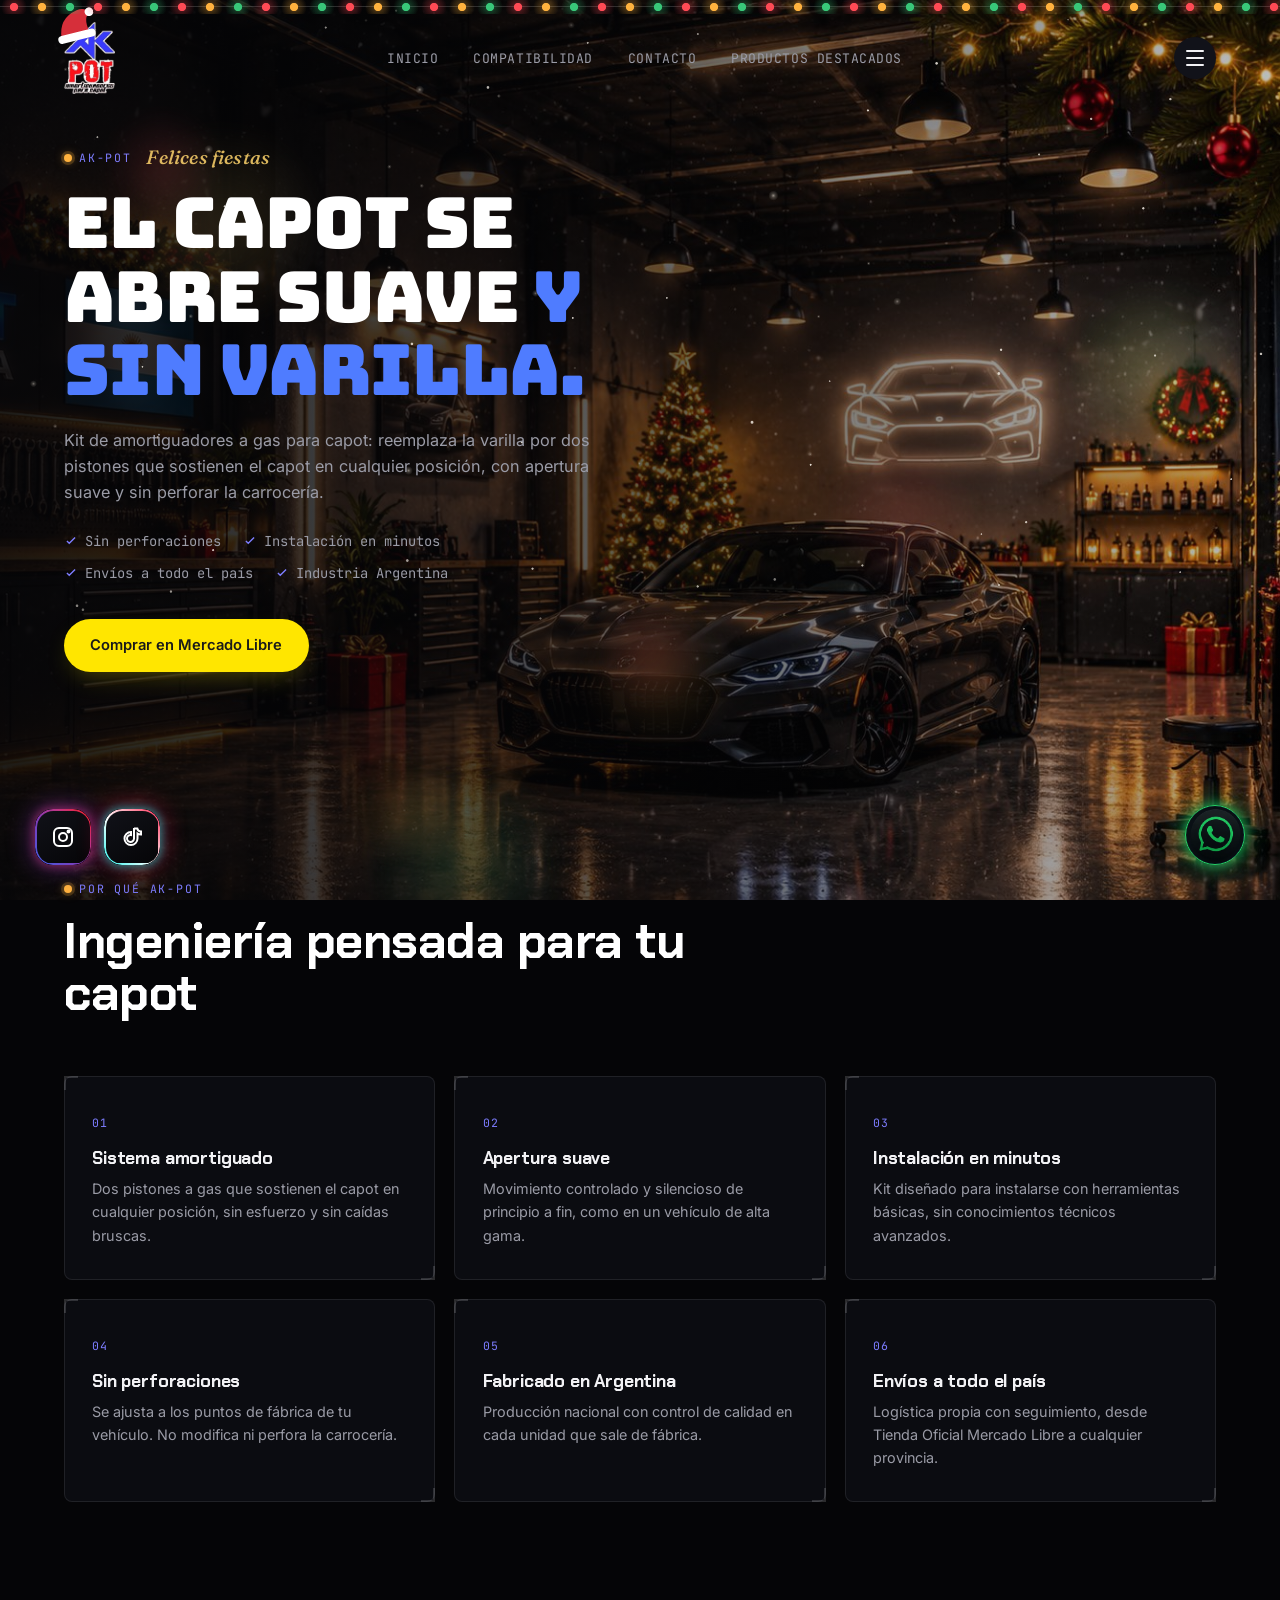
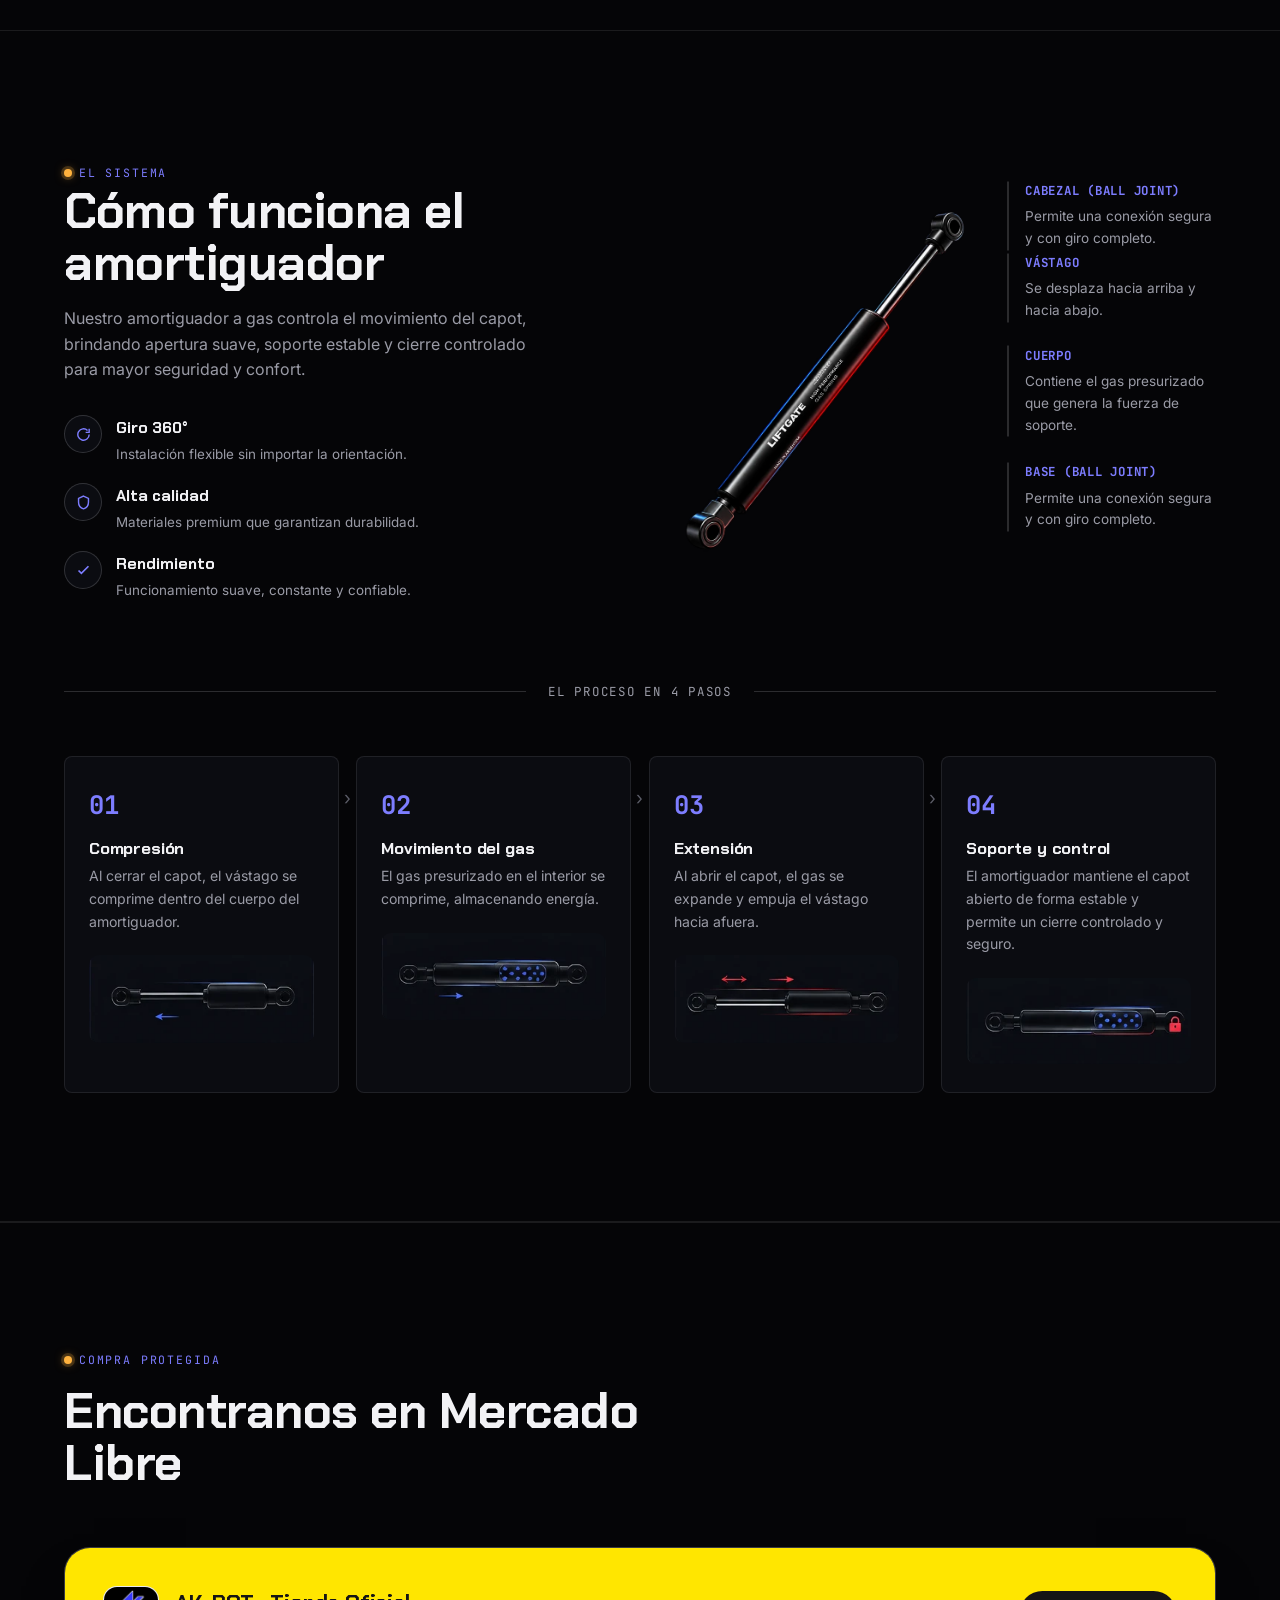
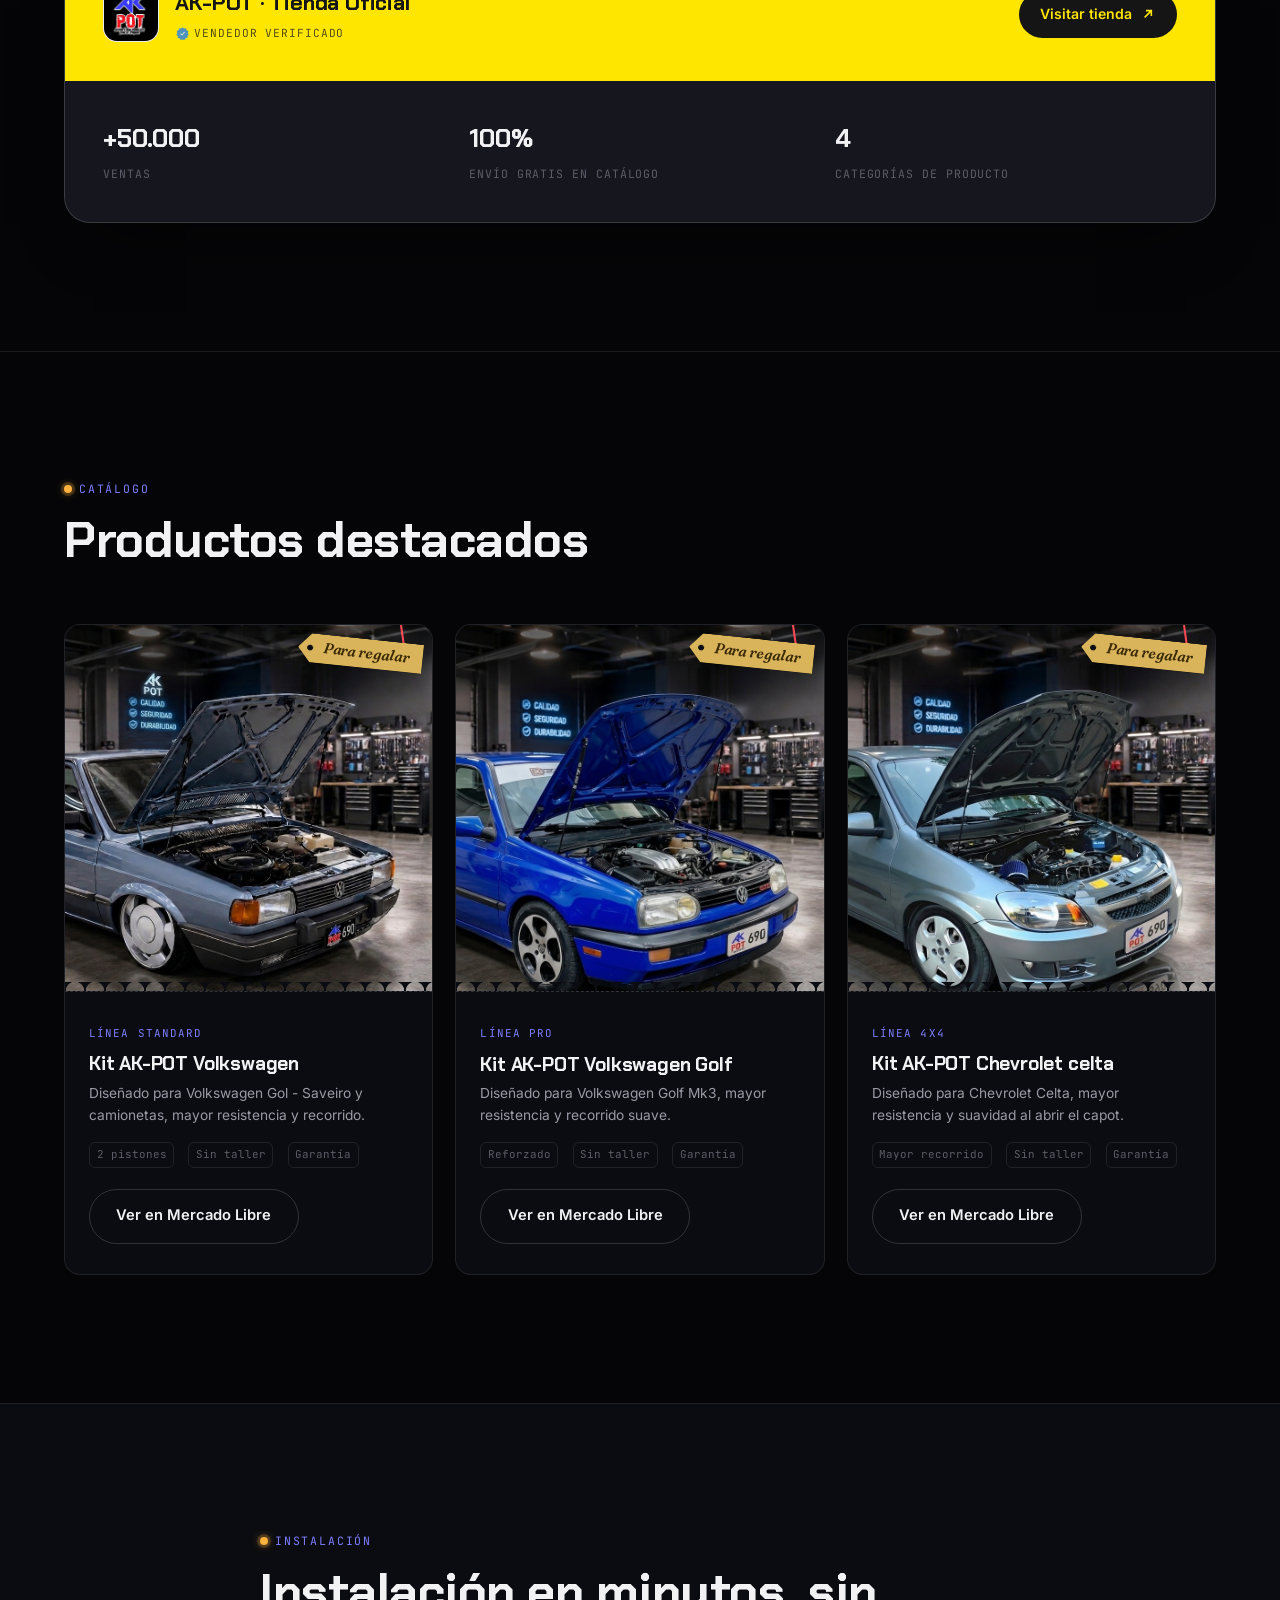
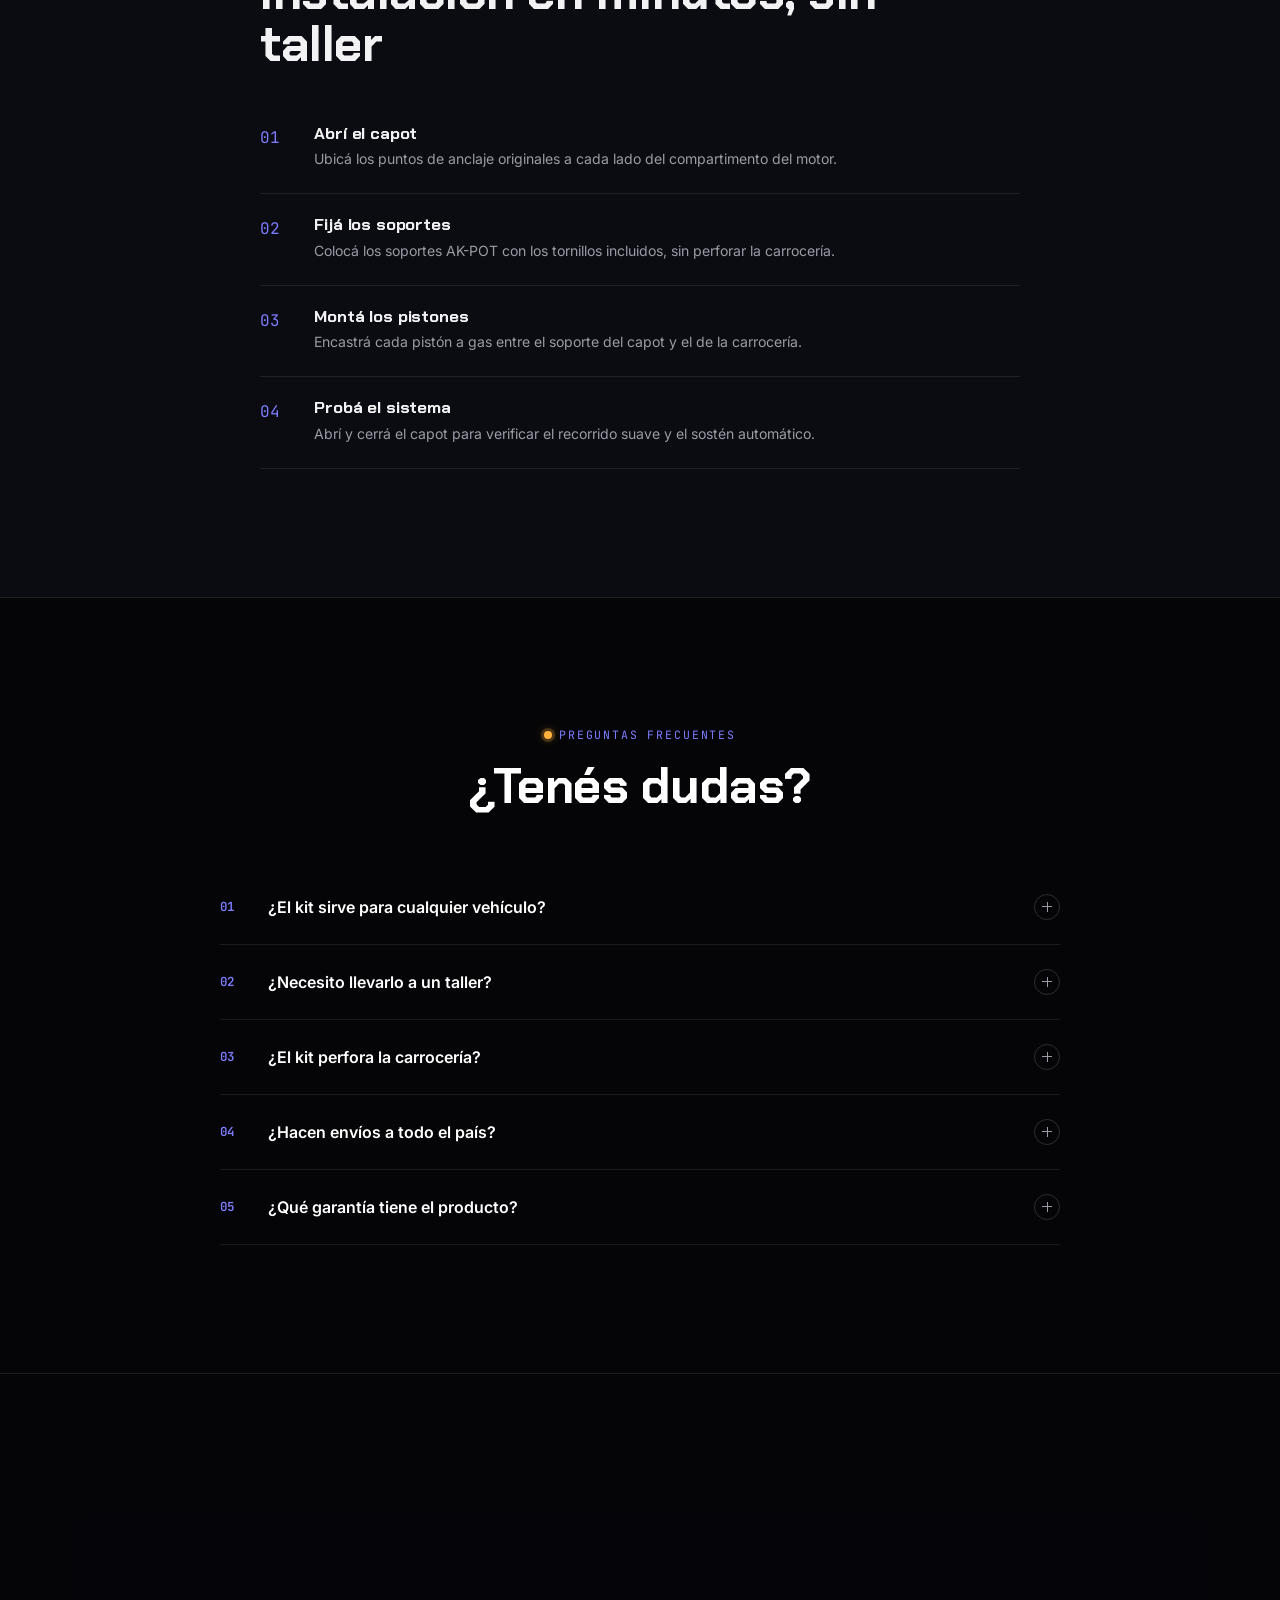
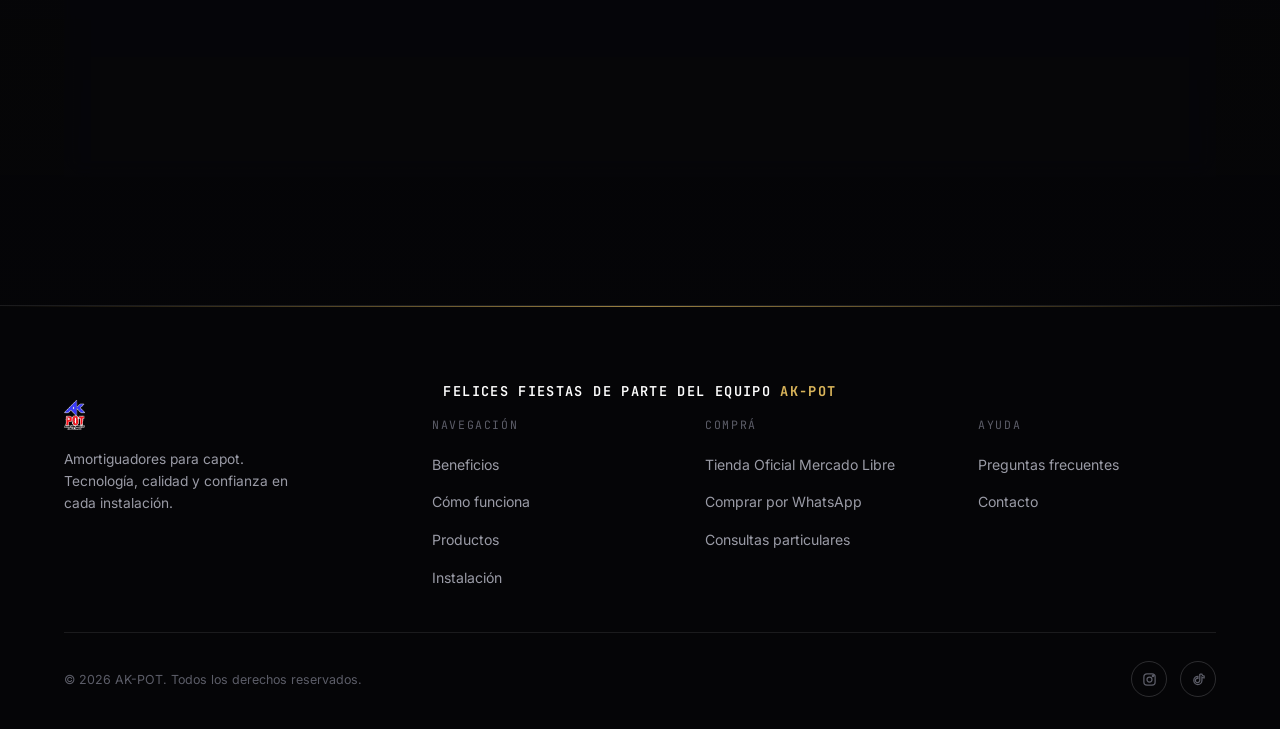
<file: index.html>
<!DOCTYPE html>
<html lang="es-AR" data-theme="dark" class="xmasc">
<head>
<meta charset="UTF-8">
<meta name="viewport" content="width=device-width, initial-scale=1.0">
<meta name="referrer" content="strict-origin-when-cross-origin">
<title>Amortiguadores para Capot | AK-POT Argentina</title>
<meta name="description" content="Kit de amortiguadores para capot AK-POT: apertura suave, instalación en minutos y sin perforar la chapa. Fabricado en Argentina, envíos a todo el país.">
<meta name="keywords" content="amortiguadores para capot, kit de amortiguadores para capot, amortiguador de capot, varilla de capot, AK-POT, amortiguadores capot Argentina">
<meta name="robots" content="index, follow">
<meta name="author" content="AK-POT">
<meta name="theme-color" content="#050507">
<link rel="canonical" href="https://www.akpot.com.ar/">

<meta property="og:type" content="website">
<meta property="og:locale" content="es_AR">
<meta property="og:site_name" content="AK-POT">
<meta property="og:title" content="Amortiguadores para Capot | AK-POT Argentina">
<meta property="og:description" content="Kit de amortiguadores para capot AK-POT: apertura suave, instalación en minutos y sin perforar la chapa. Fabricado en Argentina, envíos a todo el país.">
<meta property="og:url" content="https://www.akpot.com.ar/">
<meta property="og:image" content="https://www.akpot.com.ar/img/og-akpot.jpg">
<meta property="og:image:width" content="1200">
<meta property="og:image:height" content="630">
<meta name="twitter:card" content="summary_large_image">
<meta name="twitter:title" content="Amortiguadores para Capot | AK-POT Argentina">
<meta name="twitter:description" content="Kit de amortiguadores para capot AK-POT: apertura suave, instalación en minutos y sin perforar la chapa.">
<meta name="twitter:image" content="https://www.akpot.com.ar/img/og-akpot.jpg">

<meta name="geo.region" content="AR">
<meta name="geo.placename" content="Buenos Aires">

<script type="application/ld+json">
{
  "@context": "https://schema.org",
  "@type": "AutoPartsStore",
  "name": "AK-POT",
  "url": "https://www.akpot.com.ar/",
  "logo": "https://www.akpot.com.ar/img/akpot.logo.png",
  "image": "https://www.akpot.com.ar/img/og-akpot.jpg",
  "description": "Fabricante de kits de amortiguadores para capot. Apertura suave, instalación sin perforar la chapa. Fabricado en Argentina, envíos a todo el país.",
  "priceRange": "$$",
  "address": {
    "@type": "PostalAddress",
    "addressLocality": "Buenos Aires",
    "addressCountry": "AR"
  },
  "telephone": "+5491149756860",
  "sameAs": [
    "https://www.instagram.com/akpot_ok/",
    "https://www.tiktok.com/@akpot_amortiguadoresok",
    "https://www.mercadolibre.com.ar/tienda/ak-pot",
    "https://www.youtube.com/@Ak-Pot/videos"
  ]
}
</script>

<link rel="icon" type="image/png" sizes="96x96" href="img/favicon-96.png">
<link rel="icon" type="image/png" sizes="32x32" href="img/favicon-32.png">
<link rel="apple-touch-icon" sizes="180x180" href="img/apple-touch-icon.png">
<link rel="shortcut icon" href="favicon.ico">

<style>
@import url('https://fonts.googleapis.com/css2?family=Chakra+Petch:wght@500;600;700&family=Inter:wght@400;500;600;700;800&family=JetBrains+Mono:wght@400;500;700&display=swap');
@import url('https://fonts.googleapis.com/css2?family=Bungee&display=swap');

/* =========================================================
  Aca van las anotaciones
   AK-POT v3 ---  Terminar sección.html con su contenido 
========================================================= */

:root{
  --f-display:'Chakra Petch', sans-serif;
  --f-body:'Inter', sans-serif;
  --f-mono:'JetBrains Mono', monospace;

  --radius-s:8px; --radius-m:16px; --radius-l:26px;
  --gutter: clamp(1.25rem, 5vw, 6rem);
  --section-y: clamp(4.5rem, 10vw, 9rem);

  --ease-damper: cubic-bezier(.16,1,.3,1);
  --ease-soft: cubic-bezier(.22,.9,.32,1);
  --dur-s:.3s; --dur-m:.55s;

  --blue:#3d3dff;
  --blue-2:#7d7dff;
  --red:#ff2130;
  --yellow-ml:#ffe600;

  color-scheme: dark;
  --bg:#050507;
  --bg-1:#0b0c11;
  --bg-2:#111219;
  --surface:#15161e;
  --line: rgba(245,245,250,.09);
  --line-strong: rgba(245,245,250,.16);
  --ink:#f2f2f5;
  --ink-dim:#9a9ba6;
  --ink-faint:#5c5d68;
  --blue-tint: rgba(61,61,255,.14);
  --shadow: 0 30px 60px -30px rgba(0,0,0,.7);
}

[data-theme="light"]{
  color-scheme: light;
  --bg:#f3f1ea;
  --bg-1:#ffffff;
  --bg-2:#eae7dd;
  --surface:#ffffff;
  --line: rgba(10,10,15,.1);
  --line-strong: rgba(10,10,15,.18);
  --ink:#0c0d12;
  --ink-dim:#54555f;
  --ink-faint:#8b8c95;
  --blue-tint: rgba(61,61,255,.08);
  --shadow: 0 30px 50px -30px rgba(20,20,30,.18);
}

*,*::before,*::after{ box-sizing:border-box; }
html{ background:var(--bg); min-height:100%; scroll-behavior:smooth; }
body{
  margin:0;
  min-height:100%;
  background-color: var(--bg);
  background-image:
    linear-gradient(90deg, rgba(5,5,7,.9) 0%, rgba(5,5,7,.72) 38%, rgba(5,5,7,.25) 100%),
    url("img/hero.jpg");
  background-position: center;
  background-size: cover;
  background-repeat: no-repeat;
  background-attachment: fixed;
  color:var(--ink);
  font-family:var(--f-body);
  font-size:1rem;
  line-height:1.6;
  overflow-x:hidden;
  -webkit-font-smoothing:antialiased;
  transition: background var(--dur-m) var(--ease-soft), color var(--dur-m) var(--ease-soft);
}
img{ max-width:100%; display:block; }
a{ color:inherit; text-decoration:none; }
button{ font-family:inherit; cursor:pointer; border:none; background:none; color:inherit; }
ul{ list-style:none; margin:0; padding:0; }
:focus-visible{ outline:2px solid var(--blue-2); outline-offset:3px; }

.wrap{ max-width:1400px; margin:0 auto; padding-inline:var(--gutter); }
section{ position:relative; padding:var(--section-y) 0; }
.alt{ background:var(--bg-1); border-top:1px solid var(--line); border-bottom:1px solid var(--line); }
#como-funciona.alt{
  background:transparent;
}
#tienda.alt{
  background:transparent;
}
#contacto.alt{
  background: linear-gradient(180deg, rgba(5,5,7,.55) 0%, rgba(5,5,7,.75) 100%);
  border-top:1px solid var(--line);
  border-bottom:none;
}

h1,h2,h3{ font-family:var(--f-display); font-weight:700; line-height:1.05; letter-spacing:-.01em; margin:0; }
h2{ font-size:clamp(1.9rem, 4vw, 3.1rem); }
h3{ font-size:1.2rem; }
p{ margin:0; color:var(--ink-dim); }

/* texto forzado a blanco en ambos temas (legibilidad sobre el hero/fondos oscuros) */
.text-force-white{ color:#ffffff !important; }
.text-force-white .accent{ color:var(--blue-2) !important; }
.text-force-white .accent-r{ color:var(--red) !important; }

.tag{
  font-family:var(--f-mono);
  font-size:.72rem;
  letter-spacing:.16em;
  text-transform:uppercase;
  color:var(--blue-2);
  display:inline-flex; align-items:center; gap:.6em;
}
.tag::before{ content:''; width:8px; height:8px; border-radius:50%; background:var(--blue); box-shadow:0 0 0 3px var(--blue-tint); animation: blink 2.4s ease-in-out infinite; }
@keyframes blink{ 0%,100%{ opacity:1; } 50%{ opacity:.25; } }

.section-head{ display:flex; flex-direction:column; gap:1rem; max-width:42rem; margin-bottom:clamp(2.2rem,5vw,3.6rem); }
.section-head.center{ margin-inline:auto; text-align:center; align-items:center; }

/* ---------- buttons ---------- */
.btn{
  position:relative;
  display:inline-flex; align-items:center; justify-content:center; gap:.6em;
  padding:1em 1.8em;
  border-radius:999px;
  font-weight:600; font-size:.92rem;
  white-space:nowrap;
  transition: transform var(--dur-s) var(--ease-damper), box-shadow var(--dur-s) var(--ease-damper), border-color var(--dur-s);
  isolation:isolate;
}

.accent{ color:#4f7cff !important; }
.btn:active{ transform:scale(.96); }
.btn-primary{
  color:#fff;
  background: linear-gradient(135deg, var(--blue), #0000fa);
  box-shadow:0 10px 26px -10px rgba(61,61,255,.6);
}
.btn-primary::before{
  content:'';
  position:absolute; inset:-2px; z-index:-1; border-radius:999px;
  background: conic-gradient(from 0deg, var(--blue), var(--red), var(--blue-2), var(--blue));
  opacity:0;
  transition: opacity var(--dur-m) ease;
  animation: spin 3.2s linear infinite;
}
.btn-primary:hover::before{ opacity:1; }
.btn-primary:hover{ transform:translateY(-3px); box-shadow:0 16px 34px -10px rgba(61,61,255,.75); }
@keyframes spin{ to{ transform:rotate(360deg); } }
.btn-outline{
  border:1px solid var(--line-strong);
  color:var(--ink);
}
.btn-outline:hover{ border-color:var(--blue-2); background:var(--blue-tint); transform:translateY(-3px); }
.btn-ml{
  background:var(--yellow-ml);
  color:#1a1a1a;
  box-shadow:0 10px 26px -10px rgba(255,230,0,.35);
}
.btn-ml:hover{ transform:translateY(-3px); }

/* ---------- header ---------- */
.header{
  position:fixed; top:0; left:0; right:0; z-index:200;
  padding:1.4rem var(--gutter);
  display:flex; align-items:center; justify-content:space-between;
  border-bottom:1px solid transparent;
  transition: padding var(--dur-m) var(--ease-damper), background var(--dur-m), border-color var(--dur-m), backdrop-filter var(--dur-m);
}
.header.scrolled{
  padding:.8rem var(--gutter);
  background: color-mix(in srgb, var(--bg) 78%, transparent);
  backdrop-filter: blur(16px) saturate(140%);
  -webkit-backdrop-filter: blur(16px) saturate(140%);
  border-bottom:1px solid var(--line);
}
.header__logo{ display:flex; align-items:center; gap:.7rem; font-family:var(--f-display); font-weight:700; font-size:1.05rem; }
.header__logo img{ height:72px; width:auto; }
.header__nav{ display:none; align-items:center; gap:2.2rem; }
.header__nav a{ font-family:var(--f-mono); font-size:.82rem; text-transform:uppercase; letter-spacing:.04em; color:var(--ink-dim); text-decoration:none; transition: color var(--dur-s); }
.header__nav a:hover{ color:var(--ink); }
@media (min-width:900px){
  .header__nav{ display:flex; }
}
.header__actions{ display:flex; align-items:center; gap:.9rem; }

.btn-nico{
  display:inline-flex; align-items:center; gap:.55em;
  padding:.75em 1.4em;
  border-radius:999px;
  font-family:var(--f-mono);
  font-weight:600;
  font-size:.84rem;
  letter-spacing:.03em;
  color:#fff;
  background: linear-gradient(135deg, var(--blue), #0000fa);
  box-shadow:0 10px 26px -10px rgba(61,61,255,.6);
  transition: transform var(--dur-s) var(--ease-damper), box-shadow var(--dur-s) var(--ease-damper);
  white-space:nowrap;
}
.btn-nico:hover{ transform:translateY(-3px); box-shadow:0 16px 34px -10px rgba(61,61,255,.75); }
.btn-nico .dot{ width:7px; height:7px; border-radius:50%; background:#fff; box-shadow:0 0 0 3px rgba(255,255,255,.25); animation: blink 2.4s ease-in-out infinite; flex-shrink:0; }

/* theme switch mejorado — con sol y luna */
.theme-switch{
  --w:56px; --h:30px;
  width:var(--w); height:var(--h);
  border-radius:999px;
  background:var(--bg-2);
  border:1px solid var(--line-strong);
  position:relative;
  display:flex; align-items:center;
  padding:3px;
  transition: background var(--dur-m);
  overflow:visible;
}
.theme-switch__knob{
  width:22px; height:22px;
  border-radius:50%;
  background: linear-gradient(145deg, var(--blue-2), var(--blue));
  box-shadow:0 0 10px rgba(61,61,255,.6), inset 0 0 0 1px rgba(255,255,255,.2);
  transition: transform var(--dur-m) var(--ease-damper), background var(--dur-m), box-shadow var(--dur-m);
  position:relative;
  display:flex; align-items:center; justify-content:center;
  z-index:2;
}
.theme-switch__knob svg{
  width:12px; height:12px;
  color:#fff;
  position:absolute;
  transition: opacity var(--dur-m), transform var(--dur-m);
}
.theme-switch__knob .icon-sun{
  opacity:0;
  transform: scale(0.4) rotate(-90deg);
}
.theme-switch__knob .icon-moon{
  opacity:1;
  transform: scale(1) rotate(0deg);
}

[data-theme="light"] .theme-switch__knob{
  transform:translateX(26px);
  background: linear-gradient(145deg, #ffd23f, #ffb100);
  box-shadow:0 0 14px rgba(255,177,0,.55), inset 0 0 0 1px rgba(255,255,255,.4);
}
[data-theme="light"] .theme-switch__knob .icon-sun{
  opacity:1;
  transform: scale(1) rotate(0deg);
}
[data-theme="light"] .theme-switch__knob .icon-moon{
  opacity:0;
  transform: scale(0.4) rotate(90deg);
}

/* estrellas en modo oscuro (fondo del switch) */
.theme-switch__stars{
  position:absolute; inset:0; border-radius:999px;
  pointer-events:none; z-index:1;
  transition: opacity var(--dur-m);
  opacity:1;
}
[data-theme="light"] .theme-switch__stars{
  opacity:0;
}
.theme-switch__star{
  position:absolute;
  background:#fff;
  border-radius:50%;
  animation: twinkle 2s ease-in-out infinite;
}
.theme-switch__star:nth-child(1){ width:3px; height:3px; top:7px; left:10px; animation-delay:0s; }
.theme-switch__star:nth-child(2){ width:2px; height:2px; top:12px; left:18px; animation-delay:.6s; }
.theme-switch__star:nth-child(3){ width:2.5px; height:2.5px; top:6px; left:22px; animation-delay:1.2s; }

@keyframes twinkle{
  0%,100%{ opacity:0.3; transform:scale(1); }
  50%{ opacity:1; transform:scale(1.6); }
}

/* nubes en modo claro (fondo del switch) */
.theme-switch__clouds{
  position:absolute; inset:0; border-radius:999px;
  pointer-events:none; z-index:1;
  transition: opacity var(--dur-m);
  opacity:0;
}
[data-theme="light"] .theme-switch__clouds{
  opacity:1;
}
.theme-switch__cloud{
  position:absolute;
  background:rgba(255,255,255,.7);
  border-radius:999px;
}
.theme-switch__cloud:nth-child(1){
  width:14px; height:5px;
  top:8px; left:8px;
  animation: floatCloud 3s ease-in-out infinite;
}
.theme-switch__cloud:nth-child(2){
  width:10px; height:4px;
  top:16px; left:14px;
  animation: floatCloud 3.5s ease-in-out infinite .5s;
}
@keyframes floatCloud{
  0%,100%{ transform:translateX(0); }
  50%{ transform:translateX(3px); }
}

.header__burger{ display:flex; width:42px; height:42px; border-radius:50%; background:var(--bg-2); align-items:center; justify-content:center; flex-direction:column; gap:5px; flex-shrink:0; }
.header__burger span{ width:18px; height:2px; background:var(--ink); border-radius:2px; transition: transform var(--dur-s) var(--ease-damper), opacity var(--dur-s); }
.header__burger.active span:nth-child(1){ transform:translateY(7px) rotate(45deg); }
.header__burger.active span:nth-child(2){ opacity:0; }
.header__burger.active span:nth-child(3){ transform:translateY(-7px) rotate(-45deg); }

.mobile-menu{
  position:fixed; inset:0; z-index:190;
  background: color-mix(in srgb, var(--bg) 97%, transparent);
  backdrop-filter: blur(20px);
  display:flex; flex-direction:column; align-items:center; justify-content:center; gap:2rem;
  transform: translateY(-100%);
  transition: transform .55s var(--ease-damper);
}
.mobile-menu.open{ transform:translateY(0); }
.mobile-menu a{ font-family:var(--f-display); font-size:1.5rem; font-weight:700; }
.mobile-menu__theme{ display:flex; align-items:center; gap:.8rem; margin-top:.6rem; font-family:var(--f-mono); font-size:.78rem; color:var(--ink-faint); text-transform:uppercase; letter-spacing:.08em; }

/* ---------- HERO ---------- */
.hero{
  position:relative;
  padding-top: clamp(7rem, 14vw, 9rem);
  padding-bottom: clamp(3rem, 8vw, 5rem);
  background: transparent;
}
.hero__grid{
  display:grid;
  grid-template-columns: 1.05fr .95fr;
  gap: clamp(2rem, 5vw, 4rem);
  align-items:center;
}
.hero__flag{ display:inline-flex; align-items:center; gap:.5em; font-family:var(--f-mono); font-size:.75rem; color:var(--ink-faint); letter-spacing:.08em; text-transform:uppercase; margin-top:1.4rem; }
@keyframes heroTitleIn{
  from{ opacity:0; transform:translateY(16px); }
  to{ opacity:1; transform:translateY(0); }
}
.hero h1{
  font-family:'Bungee', var(--f-display), sans-serif;
  font-weight:400;
  font-size:clamp(2.4rem, 5.6vw, 4.4rem);
  margin-top:1rem;
  color:#ffffff;
  display:inline-block;
  animation:heroTitleIn 0.7s cubic-bezier(.22,1,.36,1) both;
  transition:filter 0.35s ease, transform 0.35s ease;
}
.hero h1 .accent{ color:#3d3dff; }
.hero h1:hover{
  transform:translateY(-2px) scale(1.015);
  filter:drop-shadow(0 8px 24px rgba(61,61,255,0.45));
}
.hero__desc{ margin-top:1.2rem; max-width:34rem; font-size:1.02rem; }
.hero__list{ display:flex; flex-wrap:wrap; gap:.6rem 1.4rem; margin-top:1.6rem; }
.hero__list li{ display:flex; align-items:center; gap:.5em; font-size:.86rem; color:var(--ink-dim); font-family:var(--f-mono); }
.hero__list li svg{ width:14px; height:14px; color:var(--blue-2); flex-shrink:0; }
.hero__ctas{ display:flex; flex-wrap:wrap; gap:1rem; margin-top:2.2rem; }

/* Luces del taller parpadeando de fondo (capa detrás del texto) */
.hero::before{
  content:'';
  position:absolute;
  inset:0;
  z-index:-1;
  pointer-events:none;
  background:
    radial-gradient(ellipse 55% 40% at 82% 10%, rgba(255,255,255,.16), transparent 62%),
    radial-gradient(ellipse 32% 45% at 16% 28%, rgba(255,196,120,.10), transparent 65%);
  mix-blend-mode:screen;
  animation: heroLightsFlicker 6.5s infinite;
}
@keyframes heroLightsFlicker{
  0%, 18%, 22%, 25%, 53%, 57%, 100%{ opacity:1; }
  20%, 24%, 55%{ opacity:.4; }
  40%{ opacity:.8; }
}
@media (prefers-reduced-motion: reduce){
  .hero::before, .tag::before{ animation:none; }
}

/* schematic panel — reemplaza la escena de auto/3D */
.schema{
  position:relative;
  border-radius:var(--radius-l);
  border:1px solid var(--line-strong);
  background:
    linear-gradient(var(--line) 1px, transparent 1px) 0 0/28px 28px,
    linear-gradient(90deg, var(--line) 1px, transparent 1px) 0 0/28px 28px,
    var(--bg-1);
  aspect-ratio: 4/5;
  overflow:hidden;
  box-shadow:var(--shadow);
}
.schema__label{
  position:absolute; top:1.2rem; left:1.2rem;
  font-family:var(--f-mono); font-size:.68rem; letter-spacing:.1em; text-transform:uppercase;
  color:var(--ink-faint);
  display:flex; flex-direction:column; gap:.15rem;
}
.schema__label b{ color:var(--ink); font-size:.72rem; }
.schema__ticker{
  position:absolute; bottom:1.2rem; left:1.2rem; right:1.2rem;
  display:flex; justify-content:space-between; gap:.6rem;
  font-family:var(--f-mono); font-size:.62rem; letter-spacing:.05em;
  color:var(--ink-faint);
  border-top:1px dashed var(--line-strong);
  padding-top:.8rem;
  flex-wrap:wrap;
}
.schema__ticker span b{ color:var(--blue-2); font-weight:500; }
.schema svg{ width:100%; height:100%; }
.schema-pulse{ stroke-dasharray: 6 10; animation: dash 2.6s linear infinite; }
@keyframes dash{ to{ stroke-dashoffset:-160; } }
.schema-pulse2{ stroke-dasharray: 4 8; animation: dash2 3.4s linear infinite; }
@keyframes dash2{ to{ stroke-dashoffset:160; } }
.schema-blink{ animation: blink 2s ease-in-out infinite; }

/* ---------- trust marquee ---------- */
.trust{ border-top:1px solid var(--line); border-bottom:1px solid var(--line); background:var(--bg-1); overflow:hidden; }
.trust__track{ display:flex; gap:3rem; width:max-content; padding:1.1rem 0; animation: marquee 26s linear infinite; }
.trust__track:hover{ animation-play-state:paused; }
@keyframes marquee{ to{ transform:translateX(-50%); } }
.trust__item{ display:flex; align-items:center; gap:.6rem; font-family:var(--f-mono); font-size:.78rem; color:var(--ink-dim); white-space:nowrap; text-transform:uppercase; letter-spacing:.04em; }
.trust__item svg{ width:14px; height:14px; color:var(--blue-2); }
.trust__dot{ width:4px; height:4px; border-radius:50%; background:var(--ink-faint); }

/* ---------- beneficios: frame HUD ---------- */
.benefits__grid{ display:grid; grid-template-columns:repeat(3,1fr); gap:1.2rem; }
.hud-card{
  position:relative;
  padding:2rem 1.7rem;
  border:1px solid var(--line);
  border-radius:var(--radius-s);
  background:var(--bg-1);
  transition: border-color var(--dur-m), transform .7s var(--ease-damper), opacity .7s var(--ease-damper);
  opacity:0; transform:translateY(30px);
}
.hud-card.reveal{ opacity:1; transform:translateY(0); }
.hud-card::before, .hud-card::after{
  content:''; position:absolute; width:14px; height:14px;
  border:2px solid var(--line-strong);
  transition: border-color var(--dur-m);
}
.hud-card::before{ top:-1px; left:-1px; border-right:none; border-bottom:none; }
.hud-card::after{ bottom:-1px; right:-1px; border-left:none; border-top:none; }
.hud-card:hover{ border-color:var(--line-strong); transform:translateY(-6px); }
.hud-card:hover::before, .hud-card:hover::after{ border-color:var(--blue-2); }
.hud-card__num{ font-family:var(--f-mono); font-size:.72rem; color:var(--blue-2); letter-spacing:.1em; }
.hud-card h3{ margin:.9rem 0 .6rem; font-size:1.1rem; }
.hud-card p{ font-size:.9rem; }

/* ---------- como funciona: diagrama del amortiguador ---------- */
.how__grid{ display:grid; grid-template-columns:1fr 1fr; gap:clamp(2rem,5vw,4rem); align-items:center; margin-bottom:clamp(3rem,7vw,5rem); }
.how__desc{ margin-top:1.1rem; max-width:30rem; font-size:1rem; }
.how__badges{ display:flex; flex-direction:column; gap:1.1rem; margin-top:2rem; max-width:26rem; }
.how__badge{ display:flex; align-items:flex-start; gap:.9rem; }
.how__badge-icon{
  flex-shrink:0; width:38px; height:38px; border-radius:50%;
  border:1px solid var(--line-strong); background:var(--bg-1);
  display:flex; align-items:center; justify-content:center; color:var(--blue-2);
}
.how__badge-icon svg{ width:17px; height:17px; }
.how__badge-text h4{ font-family:var(--f-display); font-size:.98rem; font-weight:700; margin:0 0 .25rem; }
.how__badge-text p{ font-size:.84rem; margin:0; }

.how__diagram-wrap{ display:flex; align-items:stretch; gap:clamp(1rem,3vw,2.2rem); }
.how__diagram{ flex:0 0 auto; width:min(300px,40vw); }
.how__diagram img{ width:100%; height:auto; display:block; }
.how__labels{ position:relative; flex:1; min-width:0; }
.how__label{ position:absolute; left:0; right:0; transform:translateY(-50%); border-left:2px solid var(--line-strong); padding-left:1rem; }
.how__label h4{ font-family:var(--f-mono); font-size:.78rem; letter-spacing:.06em; text-transform:uppercase; color:var(--blue-2); margin:0 0 .35rem; }
.how__label p{ font-size:.85rem; margin:0; max-width:16rem; }

.section-divider{ display:flex; align-items:center; gap:1.4rem; margin-bottom:clamp(2.2rem,5vw,3.4rem); }
.section-divider::before, .section-divider::after{ content:''; flex:1; height:1px; background:var(--line-strong); }
.section-divider span{ font-family:var(--f-mono); font-size:.78rem; letter-spacing:.14em; text-transform:uppercase; color:var(--ink-dim); white-space:nowrap; }

/* ---------- como funciona: pasos con ilustración ---------- */
.flow{ display:grid; grid-template-columns:repeat(4,1fr); gap:1.1rem; position:relative; }
.flow-step{
  position:relative; padding:1.7rem 1.5rem;
  border:1px solid var(--line); border-radius:var(--radius-s); background:var(--bg-1);
  opacity:0; transform:translateY(20px);
  transition: transform .7s var(--ease-damper), opacity .7s var(--ease-damper), border-color var(--dur-m);
}
.flow-step.reveal{ opacity:1; transform:translateY(0); }
.flow-step:hover{ border-color:var(--line-strong); transform:translateY(-4px); }
.flow-step:not(:last-child)::after{
  content:'›'; position:absolute; top:2rem; right:-.95rem;
  font-family:var(--f-mono); font-size:1.1rem; color:var(--ink-faint);
  z-index:2; line-height:1;
}
.flow-step__num{ display:block; font-family:var(--f-mono); font-weight:700; font-size:1.6rem; color:var(--blue-2); margin-bottom:.9rem; }
.flow-step h3{ font-size:1.05rem; margin-bottom:.5rem; }
.flow-step p{ font-size:.88rem; margin-bottom:1.4rem; }
.step-art{ width:100%; height:auto; display:block; border-radius:10px; }

@media (max-width:860px){
  .how__grid{ grid-template-columns:1fr; }
  .how__diagram-wrap{ flex-direction:column; }
  .how__diagram{ width:min(280px,70vw); margin:0 auto; }
  .how__labels{ display:flex; flex-direction:column; gap:1.4rem; padding:1.6rem 0 0; }
  .how__label{ position:static; transform:none; }
}

/* ---------- brands marquee: chips tipográficos ---------- */
.brands__wrap{ overflow:hidden; mask-image: linear-gradient(90deg, transparent, #000 8%, #000 92%, transparent); -webkit-mask-image: linear-gradient(90deg, transparent, #000 8%, #000 92%, transparent); }
.brands__track{ display:flex; gap:1rem; width:max-content; animation: marquee 30s linear infinite; }
.brands__track:hover{ animation-play-state:paused; }
.brand-chip{
  display:flex; align-items:center; gap:.6rem;
  padding:.9rem 1.4rem;
  border:1px solid var(--line);
  border-radius:999px;
  font-family:var(--f-display); font-weight:600; font-size:.92rem;
  color:#f7c948;
  background:linear-gradient(135deg, rgba(125,125,255,.08), rgba(255,255,255,.02));
  box-shadow:inset 0 1px 0 rgba(255,255,255,.04);
  white-space:nowrap;
  transition: color var(--dur-m), border-color var(--dur-m), background var(--dur-m), box-shadow var(--dur-m), text-shadow var(--dur-m);
  animation: goldPulse 1.8s ease-in-out infinite;
}
.brand-chip::before{ content:''; width:6px; height:6px; border-radius:50%; background:#f7c948; box-shadow:0 0 0 4px rgba(247,201,72,.18); transition: background var(--dur-m), box-shadow var(--dur-m); }
.brand-chip:hover{ color:#ffd76a; border-color:var(--blue-2); background:linear-gradient(135deg, rgba(61,61,255,.16), rgba(255,255,255,.04)); box-shadow:0 0 0 1px rgba(125,125,255,.25), 0 0 22px -6px rgba(61,61,255,.5); text-shadow:0 0 10px rgba(247,201,72,.35); }
.brand-chip:hover::before{ background:#ffd76a; box-shadow:0 0 8px rgba(247,201,72,.45); }

@keyframes goldPulse{
  0%, 100% { color: #f7c948; text-shadow: 0 0 0 rgba(247,201,72,0); }
  50% { color: #ffd76a; text-shadow: 0 0 10px rgba(247,201,72,.35); }
}

/* ---------- Mercado Libre card ---------- */
.ml-card{
  border-radius:var(--radius-l);
  overflow:hidden;
  border:1px solid var(--line-strong);
  background:var(--surface);
  box-shadow:var(--shadow);
}
.ml-card__top{
  background: var(--yellow-ml);
  color:#151515;
  padding: clamp(1.6rem,4vw,2.4rem);
  display:flex; align-items:center; justify-content:space-between; gap:1.5rem; flex-wrap:wrap;
}
.ml-card__id{ display:flex; align-items:center; gap:1rem; }
.ml-card__badge{
  width:56px; height:56px; border-radius:14px;
  background:#ffffff;
  display:flex; align-items:center; justify-content:center;
  overflow:hidden;
  border:1px solid rgba(0,0,0,.08);
  flex-shrink:0;
}
.ml-card__badge img{
  width:100%; height:100%; object-fit:cover; display:block;
}
.ml-card__name{ display:flex; flex-direction:column; gap:.25rem; }
.ml-card__name .store{ font-family:var(--f-display); font-weight:700; font-size:1.35rem; letter-spacing:-.01em; }
.ml-card__verified{ display:inline-flex; align-items:center; gap:.35em; font-family:var(--f-mono); font-size:.7rem; text-transform:uppercase; letter-spacing:.08em; color:#1a1a1a; opacity:.75; }
.ml-card__verified svg{ width:15px; height:15px; color:#1478ff; }
.ml-card__link{
  display:inline-flex; align-items:center; gap:.5em;
  padding:.85em 1.5em; border-radius:999px;
  background:#151515; color:var(--yellow-ml);
  font-weight:600; font-size:.88rem;
  transition: transform var(--dur-s) var(--ease-damper);
}
.ml-card__link:hover{ transform:translateY(-3px); }
.ml-card__body{ padding: clamp(1.6rem,4vw,2.4rem); display:grid; grid-template-columns: repeat(3,1fr); gap:1.5rem; }
.ml-stat{ display:flex; flex-direction:column; gap:.3rem; }
.ml-stat b{ font-family:var(--f-display); font-size:1.6rem; }
.ml-stat span{ font-family:var(--f-mono); font-size:.72rem; text-transform:uppercase; letter-spacing:.08em; color:var(--ink-faint); }

/* ---------- productos: ticket técnico ---------- */
.products__grid{ display:grid; grid-template-columns:repeat(3,1fr); gap:1.4rem; }
.ticket{
  position:relative;
  border-radius:var(--radius-m);
  border:1px solid var(--line);
  background:var(--bg-1);
  overflow:hidden;
  opacity:0; transform:translateY(30px);
  transition: transform .7s var(--ease-damper), border-color var(--dur-m), opacity .7s var(--ease-damper);
}
.ticket.reveal{ opacity:1; transform:translateY(0); }
.ticket:hover{ transform:translateY(-8px); border-color:var(--line-strong); }
.ticket__media{ aspect-ratio:1/1; overflow:hidden; border-bottom:1px dashed var(--line-strong); position:relative; }
.ticket__media::after{
  content:''; position:absolute; left:0; right:0; bottom:-9px; height:18px;
  background: radial-gradient(circle at 10px 50%, transparent 9px, var(--bg-1) 9.5px) repeat-x;
  background-size: 20px 18px;
}
.ticket__media img{ width:100%; height:100%; object-fit:cover; transition: transform .7s var(--ease-damper); }
.ticket:hover .ticket__media img{ transform:scale(1.06); }
.ticket__body{ padding:1.7rem 1.5rem 1.9rem; }
.ticket__tag{ font-family:var(--f-mono); font-size:.68rem; color:var(--blue-2); text-transform:uppercase; letter-spacing:.1em; }
.ticket h3{ margin:.6rem 0 .45rem; font-size:1.2rem; }
.ticket p{ font-size:.86rem; margin-bottom:1rem; }
.ticket__specs{ display:flex; gap:.9rem; flex-wrap:wrap; margin-bottom:1.3rem; }
.ticket__specs span{ font-family:var(--f-mono); font-size:.68rem; color:var(--ink-faint); border:1px solid var(--line); border-radius:6px; padding:.3em .6em; }

/* ---------- instalación ---------- */
.install__wrap{ display:grid; grid-template-columns:1fr; max-width:760px; margin-inline:auto; }
.install-step{ display:flex; gap:1.2rem; padding:1.4rem 0; border-bottom:1px solid var(--line); opacity:0; transform:translateX(-24px); transition: transform .7s var(--ease-damper), opacity .7s var(--ease-damper); }
.install-step.reveal{ opacity:1; transform:translateX(0); }
.install-step__num{ font-family:var(--f-mono); color:var(--blue-2); min-width:2.2rem; font-size:1rem; }
.install-step h3{ font-size:1.05rem; margin-bottom:.35rem; }
.install-step p{ font-size:.88rem; }
/* ---------- FAQ ---------- */
.faq__list{ max-width:840px; margin:0 auto; }
.faq-item{ border-bottom:1px solid var(--line); }
.faq-item__q{ width:100%; display:flex; align-items:center; gap:1rem; padding:1.5rem 0; text-align:left; font-weight:600; font-size:1rem; }
.faq-item__q .n{ font-family:var(--f-mono); font-size:.78rem; color:var(--blue-2); min-width:2rem; }
.faq-item__icon{ width:26px; height:26px; border-radius:50%; border:1px solid var(--line-strong); display:flex; align-items:center; justify-content:center; flex-shrink:0; position:relative; margin-left:auto; transition: transform var(--dur-m) var(--ease-damper), border-color var(--dur-s); }
.faq-item__icon::before, .faq-item__icon::after{ content:''; position:absolute; background:var(--ink-dim); transition: background var(--dur-s); }
.faq-item__icon::before{ width:10px; height:1px; }
.faq-item__icon::after{ width:1px; height:10px; }
.faq-item.open .faq-item__icon{ transform:rotate(45deg); border-color:var(--blue-2); }
.faq-item.open .faq-item__icon::before, .faq-item.open .faq-item__icon::after{ background:var(--blue-2); }
.faq-item__a{ max-height:0; overflow:hidden; transition:max-height .5s var(--ease-damper); }
.faq-item__a p{ padding:0 0 1.5rem 3rem; font-size:.92rem; max-width:600px; }

/* ---------- contacto ---------- */
.contact{
  border-radius:var(--radius-l);
  border:1px solid var(--line-strong);
  background: linear-gradient(135deg, var(--blue-tint), transparent 60%), rgba(7,8,12,.45);
  backdrop-filter: blur(10px) saturate(140%);
  -webkit-backdrop-filter: blur(10px) saturate(140%);
  padding:clamp(2.2rem,6vw,4.5rem);
  display:flex; flex-wrap:wrap; align-items:center; justify-content:space-between; gap:2rem;
}
.contact h2{ font-size:clamp(1.7rem,3.4vw,2.5rem); max-width:20ch; }
.contact__ctas{ display:flex; gap:1rem; flex-wrap:wrap; }

/* ---------- footer ---------- */
.footer{ background:var(--bg); border-top:1px solid var(--line); padding:3.6rem 0 2rem; position:relative; z-index:20; }
.footer__top{ display:grid; grid-template-columns:1.4fr repeat(3,1fr); gap:2.2rem; padding-bottom:2.6rem; border-bottom:1px solid var(--line); }
.footer__brand img{ height:30px; margin-bottom:1.1rem; }
.footer__brand p{ font-size:.86rem; max-width:28ch; }
.footer__col h4{ font-family:var(--f-mono); font-size:.72rem; letter-spacing:.14em; text-transform:uppercase; color:var(--ink-faint); margin-bottom:1.1rem; font-weight:400; }
.footer__col ul{ display:flex; flex-direction:column; gap:.75rem; }
.footer__col a{ font-size:.88rem; color:var(--ink-dim); transition:color var(--dur-s); }
.footer__col a:hover{ color:var(--blue-2); }
.footer__bottom{ display:flex; flex-wrap:wrap; gap:1rem; justify-content:space-between; align-items:center; padding-top:1.8rem; font-size:.78rem; color:var(--ink-faint); position:relative; z-index:25; }
.footer__social{ display:flex; gap:.8rem; position:relative; z-index:30; }
.footer__social a{ width:36px; height:36px; border-radius:50%; border:1px solid var(--line-strong); display:flex; align-items:center; justify-content:center; transition: border-color var(--dur-s), background var(--dur-s), transform var(--dur-s); position:relative; z-index:35; pointer-events:auto; }
.footer__social a:hover{ border-color:var(--blue-2); background:var(--blue-tint); transform:translateY(-3px); }
.footer__social svg{ width:15px; height:15px; }

/* ---------- WhatsApp FAB ---------- */
.wa-fab{ position:fixed; right:clamp(1.1rem,3vw,2.2rem); bottom:clamp(1.1rem,3vw,2.2rem); z-index:120; display:inline-flex; flex-direction:column; align-items:flex-end; gap:.8rem; width:fit-content; height:fit-content; pointer-events:none; transition: opacity .45s cubic-bezier(.34,1.56,.64,1), transform .45s cubic-bezier(.34,1.56,.64,1); }

.wa-fab > *{ pointer-events:auto; }
.wa-fab__menu{ display:flex; flex-direction:column; gap:.65rem; opacity:0; transform:translateY(12px) scale(.96); pointer-events:none; transition: opacity var(--dur-m) var(--ease-damper), transform var(--dur-m) var(--ease-damper); }
.wa-fab.open .wa-fab__menu{ opacity:1; transform:translateY(0) scale(1); pointer-events:auto; }
.wa-fab__option{ display:flex; align-items:center; gap:.75rem; background:var(--surface); border:1px solid var(--line-strong); padding:.75rem 1.05rem; border-radius:999px; font-size:.82rem; font-weight:600; white-space:nowrap; box-shadow:var(--shadow); transition: transform var(--dur-s) var(--ease-damper), border-color var(--dur-s); }
.wa-fab__option:hover{ transform:translateX(-4px); border-color:var(--blue-2); }
.wa-fab__option .dot{ width:8px; height:8px; border-radius:50%; }
.wa-fab__option.red .dot{ background:var(--red); }
.wa-fab__option.blue .dot{ background:var(--blue-2); }
.wa-fab__toggle{ width:60px; height:60px; border-radius:50%; background: linear-gradient(145deg, var(--bg-2), var(--bg)); border:1px solid #25d366; box-shadow:0 0 10px 2px rgba(37,211,102,.55), 0 0 22px 6px rgba(37,211,102,.3), var(--shadow); display:flex; align-items:center; justify-content:center; position:relative; transition: transform var(--dur-s) var(--ease-damper); animation: waNeonPulse 2.4s ease-in-out infinite; overflow:hidden; padding:0; }
.wa-fab__toggle::before{ content:''; position:absolute; inset:-3px; border-radius:50%; background: linear-gradient(90deg, #25d366, #128c7e, #6dffb0, #25d366); background-size:220% 100%; animation: waRgb 1.6s linear infinite; z-index:0; opacity:.95; filter:blur(2px); }
.wa-fab__toggle:hover{ transform:scale(1.06); }
.wa-fab__toggle img{ width:100%; height:100%; object-fit:cover; display:block; position:relative; z-index:2; border-radius:50%; }
.wa-fab__toggle svg{ width:24px; height:24px; color:var(--ink); transition: transform var(--dur-m) var(--ease-damper); }
.wa-fab.open .wa-fab__toggle svg{ transform:rotate(135deg); }
@keyframes waRgb{ 0%{ background-position:0% 50%; } 100%{ background-position:200% 50%; } }

/* Ocultar FABs al scrollear hacia abajo (solo mobile/responsive) */
@media (max-width:900px){
  .wa-fab.fab-hidden,
  .social-fab.fab-hidden{
    opacity:0;
    transform:translateY(50px) scale(.8);
    pointer-events:none;
    transition: opacity .28s ease, transform .28s ease;
  }
}

/* ---------- Social FAB (Instagram + TikTok) ---------- */
.social-fab{ position:fixed; left:clamp(1.1rem,3vw,2.2rem); bottom:clamp(1.1rem,3vw,2.2rem); z-index:120; display:flex; gap:.8rem; transition: opacity .45s cubic-bezier(.34,1.56,.64,1), transform .45s cubic-bezier(.34,1.56,.64,1); }
.social-fab__btn{ width:56px; height:56px; border-radius:18px; display:flex; align-items:center; justify-content:center; background:linear-gradient(145deg, var(--bg-2), var(--bg)); position:relative; overflow:hidden; transition: transform var(--dur-s) var(--ease-damper); }
.social-fab__btn:hover{ transform:translateY(-3px) scale(1.05); }
.social-fab__btn svg{ width:24px; height:24px; color:#fff; position:relative; z-index:2; }
.social-fab__btn.ig{ box-shadow:0 0 10px 2px rgba(193,53,132,.55), 0 0 22px 6px rgba(131,58,180,.35), var(--shadow); }
.social-fab__btn.ig::before{ content:''; position:absolute; inset:0; border-radius:18px; padding:1.5px; background:linear-gradient(45deg,#405DE6,#833AB4 45%,#C13584 70%,#FD1D1D); -webkit-mask:linear-gradient(#fff 0 0) content-box, linear-gradient(#fff 0 0); -webkit-mask-composite:xor; mask-composite:exclude; }
.social-fab__btn.tiktok{ box-shadow:0 0 10px 2px rgba(37,244,238,.5), 0 0 22px 6px rgba(255,0,80,.3), var(--shadow); }
.social-fab__btn.tiktok::before{ content:''; position:absolute; inset:0; border-radius:18px; padding:1.5px; background:linear-gradient(45deg,#25F4EE,#fff 45%,#FE2C55); -webkit-mask:linear-gradient(#fff 0 0) content-box, linear-gradient(#fff 0 0); -webkit-mask-composite:xor; mask-composite:exclude; }
@keyframes waNeonPulse{
  0%,100%{ box-shadow:0 0 8px 2px rgba(37,211,102,.5), 0 0 18px 5px rgba(37,211,102,.28), var(--shadow); }
  50%{ box-shadow:0 0 16px 5px rgba(37,211,102,.9), 0 0 34px 12px rgba(37,211,102,.55), var(--shadow); }
}

/* ---------- loader ---------- */
.loader{ position:fixed; inset:0; background:var(--bg); z-index:999; display:flex; align-items:center; justify-content:center; transition: opacity .6s var(--ease-damper), visibility .6s; }
.loader.done{ opacity:0; visibility:hidden; }
.loader__mark{ font-family:var(--f-mono); font-size:.85rem; letter-spacing:.2em; color:var(--ink-faint); display:flex; flex-direction:column; align-items:center; gap:1rem; }
.loader__bar{ width:160px; height:2px; background:var(--line-strong); position:relative; overflow:hidden; }
.loader__bar::after{ content:''; position:absolute; inset:0; background:var(--blue-2); transform-origin:left; animation: load 1.1s var(--ease-damper) forwards; }
@keyframes load{ from{ transform:scaleX(0); } to{ transform:scaleX(1); } }

.reveal-up{ opacity:0; transform:translateY(36px); transition: opacity .8s var(--ease-damper), transform .8s var(--ease-damper); }
.reveal-up.reveal{ opacity:1; transform:translateY(0); }

/* variantes de entrada para dar más "onda" al scroll */
.reveal-fade{ opacity:0; transition: opacity .9s var(--ease-soft); }
.reveal-fade.reveal{ opacity:1; }
.reveal-left{ opacity:0; transform:translateX(-40px); transition: opacity .8s var(--ease-damper), transform .8s var(--ease-damper); }
.reveal-left.reveal{ opacity:1; transform:translateX(0); }
.reveal-right{ opacity:0; transform:translateX(40px); transition: opacity .8s var(--ease-damper), transform .8s var(--ease-damper); }
.reveal-right.reveal{ opacity:1; transform:translateX(0); }
.reveal-scale{ opacity:0; transform:scale(.92); transition: opacity .8s var(--ease-damper), transform .8s var(--ease-damper); }
.reveal-scale.reveal{ opacity:1; transform:scale(1); }

@media (max-width:1024px){
  .hero__grid{ grid-template-columns:1fr; }
  .schema{ max-width:480px; margin-inline:auto; }
  .benefits__grid{ grid-template-columns:1fr 1fr; }
  .flow{ grid-template-columns:1fr 1fr; row-gap:2rem; }
  .flow-step:not(:last-child)::after{ display:none; }
  .products__grid{ grid-template-columns:1fr 1fr; }
  .install__wrap{ grid-template-columns:1fr; }
  .footer__top{ grid-template-columns:1fr 1fr; }
  .ml-card__body{ grid-template-columns:1fr 1fr; }
}
@media (max-width:680px){
  .benefits__grid{ grid-template-columns:1fr; }
  .flow{ grid-template-columns:1fr; }
  .products__grid{ grid-template-columns:1fr; }
  .footer__top{ grid-template-columns:1fr; }
  .ml-card__body{ grid-template-columns:1fr; }
  .ml-card__top{ flex-direction:column; align-items:flex-start; }
  .contact{ flex-direction:column; align-items:flex-start; }
  .btn-nico{ padding:.65em 1.1em; font-size:.78rem; }
}
@media (prefers-reduced-motion: reduce){
  html{ scroll-behavior:auto; }
  *{ animation-duration:.001ms !important; animation-iteration-count:1 !important; transition-duration:.001ms !important; }
}
</style>
<!-- NAVIDAD (opción C): para quitarlo, borrar class="xmasc" de <html> (y estas líneas, el <script> de navidad/ al final) -->
<link rel="preconnect" href="https://fonts.googleapis.com">
<link rel="preconnect" href="https://fonts.gstatic.com" crossorigin>
<link href="https://fonts.googleapis.com/css2?family=Fraunces:ital,opsz,wght@1,9..144,500;1,9..144,600&display=swap" rel="stylesheet">
<link rel="stylesheet" href="navidad/xmasc.css">
<!-- Meta Pixel Code -->
<script>
!function(f,b,e,v,n,t,s)
{if(f.fbq)return;n=f.fbq=function(){n.callMethod?
n.callMethod.apply(n,arguments):n.queue.push(arguments)};
if(!f._fbq)f._fbq=n;n.push=n;n.loaded=!0;n.version='2.0';
n.queue=[];t=b.createElement(e);t.async=!0;
t.src=v;s=b.getElementsByTagName(e)[0];
s.parentNode.insertBefore(t,s)}(window, document,'script',
'https://connect.facebook.net/en_US/fbevents.js');
fbq('init', '3888977477907711');
fbq('track', 'PageView');
</script>
<noscript><img height="1" width="1" style="display:none"
src="https://www.facebook.com/tr?id=3888977477907711&ev=PageView&noscript=1"
/></noscript>
<!-- End Meta Pixel Code -->
</head>
<body>

<div class="loader" aria-hidden="true">
  <div class="loader__mark">
    AK-POT · CARGANDO SISTEMA
    <div class="loader__bar"></div>
  </div>
</div>

<header class="header">
  <a href="#top" class="header__logo">
    <img src="img/akpot.logo.png" alt="AK-POT">
  </a>
  <nav class="header__nav">
    <a href="#top">Inicio</a>
    <a href="compatibilidad.html">Compatibilidad</a>
    <a href="contacto.html">Contacto</a>
    <a href="#productos">Productos destacados</a>
  </nav>
  <div class="header__actions">
    <button class="header__burger" aria-label="Abrir menú" aria-expanded="false">
      <span></span><span></span><span></span>
    </button>
  </div>
</header>

<div class="mobile-menu">
  <a href="#top">Inicio</a>
  <a href="compatibilidad.html">Compatibilidad</a>
  <a href="contacto.html">Contacto</a>
  <a href="#productos">Productos destacados</a>
</div>

<main id="top">

  <!-- HERO -->
  <section class="hero">
    <div class="wrap hero__grid">
      <div>
        <span class="tag">AK-POT</span>
        <h1>El capot se abre suave <span class="accent">y sin varilla.</span></h1>
        <p class="hero__desc">Kit de amortiguadores a gas para capot: reemplaza la varilla por dos pistones que sostienen el capot en cualquier posición, con apertura suave y sin perforar la carrocería.</p>
        <ul class="hero__list">
          <li><svg viewBox="0 0 24 24" fill="none" stroke="currentColor" stroke-width="2.4"><path d="M5 12l4 4L19 6"/></svg> Sin perforaciones</li>
          <li><svg viewBox="0 0 24 24" fill="none" stroke="currentColor" stroke-width="2.4"><path d="M5 12l4 4L19 6"/></svg> Instalación en minutos</li>
          <li><svg viewBox="0 0 24 24" fill="none" stroke="currentColor" stroke-width="2.4"><path d="M5 12l4 4L19 6"/></svg> Envíos a todo el país</li>
          <li><svg viewBox="0 0 24 24" fill="none" stroke="currentColor" stroke-width="2.4"><path d="M5 12l4 4L19 6"/></svg> Industria Argentina</li>
        </ul>
        <div class="hero__ctas">
          <a href="#tienda" class="btn btn-ml">Comprar en Mercado Libre</a>
        </div>
      </div>

    </div>
  </section>

  <!-- BENEFICIOS -->
  <section id="beneficios">
    <div class="wrap">
      <div class="section-head reveal-up">
        <span class="tag">Por qué AK-POT</span>
        <h2 class="text-force-white">Ingeniería pensada para tu capot</h2>
      </div>
      <div class="benefits__grid">
        <article class="hud-card"><span class="hud-card__num">01</span><h3>Sistema amortiguado</h3><p>Dos pistones a gas que sostienen el capot en cualquier posición, sin esfuerzo y sin caídas bruscas.</p></article>
        <article class="hud-card"><span class="hud-card__num">02</span><h3>Apertura suave</h3><p>Movimiento controlado y silencioso de principio a fin, como en un vehículo de alta gama.</p></article>
        <article class="hud-card"><span class="hud-card__num">03</span><h3>Instalación en minutos</h3><p>Kit diseñado para instalarse con herramientas básicas, sin conocimientos técnicos avanzados.</p></article>
        <article class="hud-card"><span class="hud-card__num">04</span><h3>Sin perforaciones</h3><p>Se ajusta a los puntos de fábrica de tu vehículo. No modifica ni perfora la carrocería.</p></article>
        <article class="hud-card"><span class="hud-card__num">05</span><h3>Fabricado en Argentina</h3><p>Producción nacional con control de calidad en cada unidad que sale de fábrica.</p></article>
        <article class="hud-card"><span class="hud-card__num">06</span><h3>Envíos a todo el país</h3><p>Logística propia con seguimiento, desde Tienda Oficial Mercado Libre a cualquier provincia.</p></article>
      </div>
    </div>
  </section>

  <!-- COMO FUNCIONA -->
  <section id="como-funciona" class="alt">
    <div class="wrap">

      <div class="how__grid">
        <div class="how__intro reveal-up">
          <span class="tag">El sistema</span>
          <h2>Cómo funciona el amortiguador</h2>
          <p class="how__desc">Nuestro amortiguador a gas controla el movimiento del capot, brindando apertura suave, soporte estable y cierre controlado para mayor seguridad y confort.</p>

          <div class="how__badges">
            <div class="how__badge">
              <div class="how__badge-icon">
                <svg viewBox="0 0 24 24" fill="none" stroke="currentColor" stroke-width="2"><path d="M20 12a8 8 0 1 1-2.34-5.66"/><path d="M20 4v5h-5"/></svg>
              </div>
              <div class="how__badge-text">
                <h4>Giro 360°</h4>
                <p>Instalación flexible sin importar la orientación.</p>
              </div>
            </div>
            <div class="how__badge">
              <div class="how__badge-icon">
                <svg viewBox="0 0 24 24" fill="none" stroke="currentColor" stroke-width="2"><path d="M12 3l7 3.2v5.4c0 4.4-3 8.2-7 9.4-4-1.2-7-5-7-9.4V6.2L12 3z"/></svg>
              </div>
              <div class="how__badge-text">
                <h4>Alta calidad</h4>
                <p>Materiales premium que garantizan durabilidad.</p>
              </div>
            </div>
            <div class="how__badge">
              <div class="how__badge-icon">
                <svg viewBox="0 0 24 24" fill="none" stroke="currentColor" stroke-width="2.4"><path d="M5 12l4 4L19 6"/></svg>
              </div>
              <div class="how__badge-text">
                <h4>Rendimiento</h4>
                <p>Funcionamiento suave, constante y confiable.</p>
              </div>
            </div>
          </div>
        </div>

        <div class="how__diagram-wrap reveal-scale">
          <div class="how__diagram">
            <picture>
              <source srcset="img/amortiguador-diagrama.webp" type="image/webp">
              <img src="img/amortiguador-diagrama.png" alt="Diagrama del amortiguador a gas AK-POT con giro de 360°" loading="lazy">
            </picture>
          </div>
          <div class="how__labels">
            <div class="how__label" style="top:2%">
              <h4>Cabezal (Ball Joint)</h4>
              <p>Permite una conexión segura y con giro completo.</p>
            </div>
            <div class="how__label" style="top:23%">
              <h4>Vástago</h4>
              <p>Se desplaza hacia arriba y hacia abajo.</p>
            </div>
            <div class="how__label" style="top:53%">
              <h4>Cuerpo</h4>
              <p>Contiene el gas presurizado que genera la fuerza de soporte.</p>
            </div>
            <div class="how__label" style="top:84%">
              <h4>Base (Ball Joint)</h4>
              <p>Permite una conexión segura y con giro completo.</p>
            </div>
          </div>
        </div>
      </div>

      <div class="section-divider"><span>El proceso en 4 pasos</span></div>

      <div class="flow">
        <div class="flow-step">
          <span class="flow-step__num">01</span>
          <h3>Compresión</h3>
          <p>Al cerrar el capot, el vástago se comprime dentro del cuerpo del amortiguador.</p>
          <picture>
            <source srcset="img/paso-compresion.webp" type="image/webp">
            <img class="step-art" src="img/paso-compresion.png" alt="Compresión del amortiguador" loading="lazy">
          </picture>
        </div>
        <div class="flow-step">
          <span class="flow-step__num">02</span>
          <h3>Movimiento del gas</h3>
          <p>El gas presurizado en el interior se comprime, almacenando energía.</p>
          <picture>
            <source srcset="img/paso-movimiento-gas.webp" type="image/webp">
            <img class="step-art" src="img/paso-movimiento-gas.png" alt="Movimiento del gas dentro del amortiguador" loading="lazy">
          </picture>
        </div>
        <div class="flow-step">
          <span class="flow-step__num">03</span>
          <h3>Extensión</h3>
          <p>Al abrir el capot, el gas se expande y empuja el vástago hacia afuera.</p>
          <picture>
            <source srcset="img/paso-extension.webp" type="image/webp">
            <img class="step-art" src="img/paso-extension.png" alt="Extensión del amortiguador" loading="lazy">
          </picture>
        </div>
        <div class="flow-step">
          <span class="flow-step__num">04</span>
          <h3>Soporte y control</h3>
          <p>El amortiguador mantiene el capot abierto de forma estable y permite un cierre controlado y seguro.</p>
          <picture>
            <source srcset="img/paso-soporte-control.webp" type="image/webp">
            <img class="step-art" src="img/paso-soporte-control.png" alt="Soporte y control del capot" loading="lazy">
          </picture>
        </div>
      </div>
    </div>
  </section>

  <!-- TIENDA OFICIAL MERCADO LIBRE -->
  <section id="tienda" class="alt">
    <div class="wrap">
      <div class="section-head reveal-up">
        <span class="tag">Compra protegida</span>
        <h2>Encontranos en Mercado Libre</h2>
      </div>
      <div class="ml-card reveal-scale">
        <div class="ml-card__top">
          <div class="ml-card__id">
            <div class="ml-card__badge"><img src="img/images.jpg" alt="AK-POT"></div>
            <div class="ml-card__name">
              <span class="store">AK-POT · Tienda Oficial</span>
              <span class="ml-card__verified">
                <svg viewBox="0 0 24 24" fill="currentColor"><path d="M12 2l2.4 2.1 3.1-.5 1 3 2.9 1.4-.7 3.1 1.3 2.9-2.3 2.2.3 3.1-3.1.4-1.7 2.6L12 21.4l-2.9.9-1.7-2.6-3.1-.4.3-3.1-2.3-2.2 1.3-2.9-.7-3.1 2.9-1.4 1-3 3.1.5z"/><path d="M9 12.5l2 2 4-4.5" stroke="#fff" stroke-width="1.6" fill="none" stroke-linecap="round" stroke-linejoin="round"/></svg>
                Vendedor verificado
              </span>
            </div>
          </div>
          <a href="https://www.mercadolibre.com.ar/tienda/ak-pot" target="_blank" rel="noopener" class="ml-card__link">
            Visitar tienda
            <svg viewBox="0 0 24 24" width="16" height="16" fill="none" stroke="currentColor" stroke-width="2.4"><path d="M7 17L17 7M9 7h8v8"/></svg>
          </a>
        </div>
        <div class="ml-card__body">
          <div class="ml-stat"><b>+50.000</b><span>Ventas</span></div>
          <div class="ml-stat"><b>100%</b><span>Envío gratis en catálogo</span></div>
          <div class="ml-stat"><b>4</b><span>Categorías de producto</span></div>
        </div>
      </div>
    </div>
  </section>

  <!-- PRODUCTOS -->
  <section id="productos">
    <div class="wrap">
      <div class="section-head reveal-up">
        <span class="tag">Catálogo</span>
        <h2>Productos destacados</h2>
      </div>
      <div class="products__grid">
        <article class="ticket">
          <div class="ticket__media"><img src="img/standard.png" alt="Kit AK-POT para Volkswagen Gol, Saveiro y Senda" loading="lazy"></div>
          <div class="ticket__body">
            <span class="ticket__tag">Línea Standard</span>
            <h3>Kit AK-POT Volkswagen</h3>
            <p>Diseñado para Volkswagen Gol - Saveiro y camionetas, mayor resistencia y recorrido.</p>
            <div class="ticket__specs"><span>2 pistones</span><span>Sin taller</span><span>Garantía</span></div>
            <a href="https://www.mercadolibre.com.ar/tienda/ak-pot" target="_blank" rel="noopener" class="btn btn-outline">Ver en Mercado Libre</a>
          </div>
        </article>
        <article class="ticket">
          <div class="ticket__media"><img src="img/proimg.png" alt="Kit AK-POT para Volkswagen Golf Mk3" loading="lazy"></div>
          <div class="ticket__body">
            <span class="ticket__tag">Línea Pro</span>
            <h3>Kit AK-POT Volkswagen Golf</h3>
            <p>Diseñado para Volkswagen Golf Mk3, mayor resistencia y recorrido suave.</p>
            <div class="ticket__specs"><span>Reforzado</span><span>Sin taller</span><span>Garantía</span></div>
            <a href="https://www.mercadolibre.com.ar/tienda/ak-pot" target="_blank" rel="noopener" class="btn btn-outline">Ver en Mercado Libre</a>
          </div>
        </article>
        <article class="ticket">
          <div class="ticket__media"><img src="img/pro4x4.png" alt="Kit AK-POT para Chevrolet Celta" loading="lazy"></div>
          <div class="ticket__body">
            <span class="ticket__tag">Línea 4x4</span>
            <h3>Kit AK-POT Chevrolet celta </h3>
            <p>Diseñado para Chevrolet Celta, mayor resistencia y suavidad al abrir el capot.</p>
            <div class="ticket__specs"><span>Mayor recorrido</span><span>Sin taller</span><span>Garantía</span></div>
            <a href="https://www.mercadolibre.com.ar/tienda/ak-pot" target="_blank" rel="noopener" class="btn btn-outline">Ver en Mercado Libre</a>
          </div>
        </article>
      </div>
    </div>
  </section>

  <!-- INSTALACION -->
  <section id="instalacion" class="alt">
    <div class="wrap">
      <div class="install__wrap">
        <div>
          <div class="section-head reveal-up" style="margin-bottom:2rem;">
            <span class="tag">Instalación</span>
            <h2>Instalación en minutos, sin taller</h2>
          </div>
          <div class="install__steps">
            <div class="install-step"><span class="install-step__num">01</span><div><h3>Abrí el capot</h3><p>Ubicá los puntos de anclaje originales a cada lado del compartimento del motor.</p></div></div>
            <div class="install-step"><span class="install-step__num">02</span><div><h3>Fijá los soportes</h3><p>Colocá los soportes AK-POT con los tornillos incluidos, sin perforar la carrocería.</p></div></div>
            <div class="install-step"><span class="install-step__num">03</span><div><h3>Montá los pistones</h3><p>Encastrá cada pistón a gas entre el soporte del capot y el de la carrocería.</p></div></div>
            <div class="install-step"><span class="install-step__num">04</span><div><h3>Probá el sistema</h3><p>Abrí y cerrá el capot para verificar el recorrido suave y el sostén automático.</p></div></div>
          </div>
        </div>
      </div>
    </div>
  </section>

  <!-- FAQ -->
  <section id="faq">
    <div class="wrap">
      <div class="section-head center reveal-up">
        <span class="tag">Preguntas frecuentes</span>
        <h2 class="text-force-white">¿Tenés dudas?</h2>
      </div>
      <div class="faq__list">
        <div class="faq-item reveal-up"><button class="faq-item__q text-force-white"><span class="n">01</span>¿El kit sirve para cualquier vehículo?<span class="faq-item__icon"></span></button><div class="faq-item__a"><p>AK-POT fabrica kits específicos según marca y modelo. Usá el buscador para confirmar la compatibilidad con tu vehículo.</p></div></div>
        <div class="faq-item reveal-up"><button class="faq-item__q text-force-white"><span class="n">02</span>¿Necesito llevarlo a un taller?<span class="faq-item__icon"></span></button><div class="faq-item__a"><p>No. El sistema está diseñado para instalarse en minutos con herramientas básicas, siguiendo la guía incluida.</p></div></div>
        <div class="faq-item reveal-up"><button class="faq-item__q text-force-white"><span class="n">03</span>¿El kit perfora la carrocería?<span class="faq-item__icon"></span></button><div class="faq-item__a"><p>No. Los soportes se fijan sobre los puntos de anclaje originales de fábrica, sin perforaciones adicionales.</p></div></div>
        <div class="faq-item reveal-up"><button class="faq-item__q text-force-white"><span class="n">04</span>¿Hacen envíos a todo el país?<span class="faq-item__icon"></span></button><div class="faq-item__a"><p>Sí. Los envíos se gestionan a través de Tienda Oficial Mercado Libre a cualquier provincia de Argentina.</p></div></div>
        <div class="faq-item reveal-up"><button class="faq-item__q text-force-white"><span class="n">05</span>¿Qué garantía tiene el producto?<span class="faq-item__icon"></span></button><div class="faq-item__a"><p>Todos los kits AK-POT cuentan con garantía de fábrica. Escribinos por WhatsApp para conocer el detalle de tu modelo.</p></div></div>
      </div>
    </div>
  </section>

  <!-- CONTACTO -->
  <section id="contacto" class="alt">
    <div class="wrap">
      <div class="contact reveal-scale">
        <h2>Llevá tu capot a otro nivel.</h2>
        <div class="contact__ctas">
          <a href="https://www.mercadolibre.com.ar/tienda/ak-pot" target="_blank" rel="noopener" class="btn btn-ml">Comprar en Mercado Libre</a>
          <a href="https://wa.me/5491149756860" target="_blank" rel="noopener" class="btn btn-outline">Escribinos por WhatsApp</a>
          <a href="contacto.html" class="btn btn-outline">Ir al formulario de contacto</a>
        </div>
      </div>
    </div>
  </section>

</main>

<footer class="footer">
  <div class="wrap">
    <div class="footer__top">
      <div class="footer__brand">
        <img src="img/akpot.logo.png" alt="AK-POT">
        <p>Amortiguadores para capot. Tecnología, calidad y confianza en cada instalación.</p>
      </div>
      <div class="footer__col">
        <h4>Navegación</h4>
        <ul>
          <li><a href="#beneficios">Beneficios</a></li>
          <li><a href="#como-funciona">Cómo funciona</a></li>
          <li><a href="#productos">Productos</a></li>
          <li><a href="#instalacion">Instalación</a></li>
        </ul>
      </div>
      <div class="footer__col">
        <h4>Comprá</h4>
        <ul>
          <li><a href="https://www.mercadolibre.com.ar/tienda/ak-pot" target="_blank" rel="noopener">Tienda Oficial Mercado Libre</a></li>
          <li><a href="https://wa.me/5491149756860" target="_blank" rel="noopener">Comprar por WhatsApp</a></li>
          <li><a href="https://wa.me/5491165565186" target="_blank" rel="noopener">Consultas particulares</a></li>
        </ul>
      </div>
      <div class="footer__col">
        <h4>Ayuda</h4>
        <ul>
          <li><a href="#faq">Preguntas frecuentes</a></li>
          <li><a href="contacto.html">Contacto</a></li>
        </ul>
      </div>
    </div>
    <div class="footer__bottom">
      <span>© 2026 AK-POT. Todos los derechos reservados.</span>
      <div class="footer__social">
        <a href="https://www.instagram.com/akpot_ok/" target="_blank" rel="noopener" aria-label="Instagram"><svg viewBox="0 0 24 24" fill="none" stroke="currentColor" stroke-width="2"><rect x="3" y="3" width="18" height="18" rx="5"/><circle cx="12" cy="12" r="4"/><circle cx="17.5" cy="6.5" r="1"/></svg></a>
        <a href="https://www.tiktok.com/@akpot_amortiguadoresok" target="_blank" rel="noopener" aria-label="TikTok"><svg viewBox="0 0 24 24" fill="none" stroke="currentColor" stroke-width="2"><path d="M14 3v10.5a3.5 3.5 0 11-3-3.46V7a6.5 6.5 0 106.5 6.5V8.5c1 .7 2.2 1 3.5 1V6.5c-1.8 0-3.3-1.2-3.7-3H14z"/></svg></a>
      </div>
    </div>
  </div>
</footer>

<div class="social-fab">
  <a class="social-fab__btn ig" href="https://www.instagram.com/akpot_ok/?hl=es" target="_blank" rel="noopener" aria-label="Instagram de AK-POT">
    <svg viewBox="0 0 24 24" fill="none" stroke="currentColor" stroke-width="2"><rect x="3" y="3" width="18" height="18" rx="5"/><circle cx="12" cy="12" r="4"/><circle cx="17.5" cy="6.5" r="1"/></svg>
  </a>
  <a class="social-fab__btn tiktok" href="https://www.tiktok.com/@akpot_amortiguadoresok" target="_blank" rel="noopener" aria-label="TikTok de AK-POT">
    <svg viewBox="0 0 24 24" fill="none" stroke="currentColor" stroke-width="2"><path d="M14 3v10.5a3.5 3.5 0 11-3-3.46V7a6.5 6.5 0 106.5 6.5V8.5c1 .7 2.2 1 3.5 1V6.5c-1.8 0-3.3-1.2-3.7-3H14z"/></svg>
  </a>
</div>

<div class="wa-fab">
  <div class="wa-fab__menu">
    <a class="wa-fab__option blue" href="https://wa.me/5491149756860" target="_blank" rel="noopener"><span class="dot"></span> Comprar por WhatsApp</a>
    <a class="wa-fab__option red" href="https://wa.me/5491165565186" target="_blank" rel="noopener"><span class="dot"></span> Consultas particulares</a>
  </div>
  <button class="wa-fab__toggle" aria-label="Contactar por WhatsApp">
    <img src="img/img.whatsApp.webp" alt="WhatsApp">
  </button>
</div>

<script>
document.addEventListener('DOMContentLoaded', () => {

  /* loader */
  const loader = document.querySelector('.loader');
  window.addEventListener('load', () => setTimeout(() => loader && loader.classList.add('done'), 450));

  /* header scroll state */
  const header = document.querySelector('.header');
  const waFab = document.querySelector('.wa-fab');
  const socialFab = document.querySelector('.social-fab');
  let lastScrollY = window.scrollY;
  const isMobileView = () => window.matchMedia('(max-width:900px)').matches;
  const onScroll = () => {
    header.classList.toggle('scrolled', window.scrollY > 60);

    if(isMobileView()){
      const goingDown = window.scrollY > lastScrollY;
      const hide = goingDown && window.scrollY > 80;
      const show = window.scrollY <= 80;
      if(hide){
        waFab && waFab.classList.add('fab-hidden');
        socialFab && socialFab.classList.add('fab-hidden');
      } else if(show || !goingDown){
        waFab && waFab.classList.remove('fab-hidden');
        socialFab && socialFab.classList.remove('fab-hidden');
      }
    } else {
      waFab && waFab.classList.remove('fab-hidden');
      socialFab && socialFab.classList.remove('fab-hidden');
    }
    lastScrollY = window.scrollY;
  };
  document.addEventListener('scroll', onScroll, { passive:true });
  onScroll();

  /* mobile menu (funciona como el unico menu, en cualquier tamaño de pantalla) */
  const burger = document.querySelector('.header__burger');
  const mobileMenu = document.querySelector('.mobile-menu');
  burger.addEventListener('click', () => {
    const isOpen = mobileMenu.classList.toggle('open');
    burger.classList.toggle('active', isOpen);
    burger.setAttribute('aria-expanded', String(isOpen));
    document.body.style.overflow = isOpen ? 'hidden' : '';
  });
  mobileMenu.querySelectorAll('a').forEach(a => a.addEventListener('click', () => {
    burger.classList.remove('active');
    mobileMenu.classList.remove('open');
    burger.setAttribute('aria-expanded', 'false');
    document.body.style.overflow = '';
  }));

  /* faq accordion */
  document.querySelectorAll('.faq-item').forEach(item => {
    const q = item.querySelector('.faq-item__q');
    const a = item.querySelector('.faq-item__a');
    q.addEventListener('click', () => {
      const isOpen = item.classList.contains('open');
      document.querySelectorAll('.faq-item.open').forEach(other => {
        if (other !== item){ other.classList.remove('open'); other.querySelector('.faq-item__a').style.maxHeight = null; }
      });
      item.classList.toggle('open', !isOpen);
      a.style.maxHeight = !isOpen ? a.scrollHeight + 'px' : null;
    });
  });

  /* whatsapp fab */
  const waToggle = document.querySelector('.wa-fab__toggle');
  waToggle.addEventListener('click', () => waFab.classList.toggle('open'));
  document.addEventListener('click', (e) => { if (!waFab.contains(e.target)) waFab.classList.remove('open'); });

  /* marquees: duplico contenido para loop infinito */
  ['trustTrack','brandsTrack'].forEach(id => {
    const el = document.getElementById(id);
    if (el) el.innerHTML += el.innerHTML;
  });

  /* reveal on scroll con stagger — animaciones diferenciadas por tipo de elemento */
  const revealSelectors = '.hud-card, .flow-step, .ticket, .install-step, .reveal-up, .reveal-fade, .reveal-left, .reveal-right, .reveal-scale';
  const revealGroups = {};
  document.querySelectorAll(revealSelectors).forEach(el => {
    const parent = el.parentElement;
    if (!revealGroups[parent] ) revealGroups[parent] = [];
  });

  const io = new IntersectionObserver((entries) => {
    entries.forEach(entry => {
      if (entry.isIntersecting) {
        const el = entry.target;
        // stagger: si el elemento tiene hermanos con la misma clase de reveal en el mismo contenedor, escalono el delay
        const siblings = Array.from(el.parentElement.children).filter(s => s.matches && s.matches(revealSelectors));
        const idx = siblings.indexOf(el);
        const delay = Math.min(idx * 90, 450);
        el.style.transitionDelay = delay + 'ms';
        el.classList.add('reveal');
        io.unobserve(el);
      }
    });
  }, { threshold: .15, rootMargin: '0px 0px -60px 0px' });

  document.querySelectorAll(revealSelectors).forEach(el => io.observe(el));

});
</script>
<script src="navidad/xmasc.js"></script>
<script src="navidad/nieve-hero.js"></script>
</body>
</html>
</file>
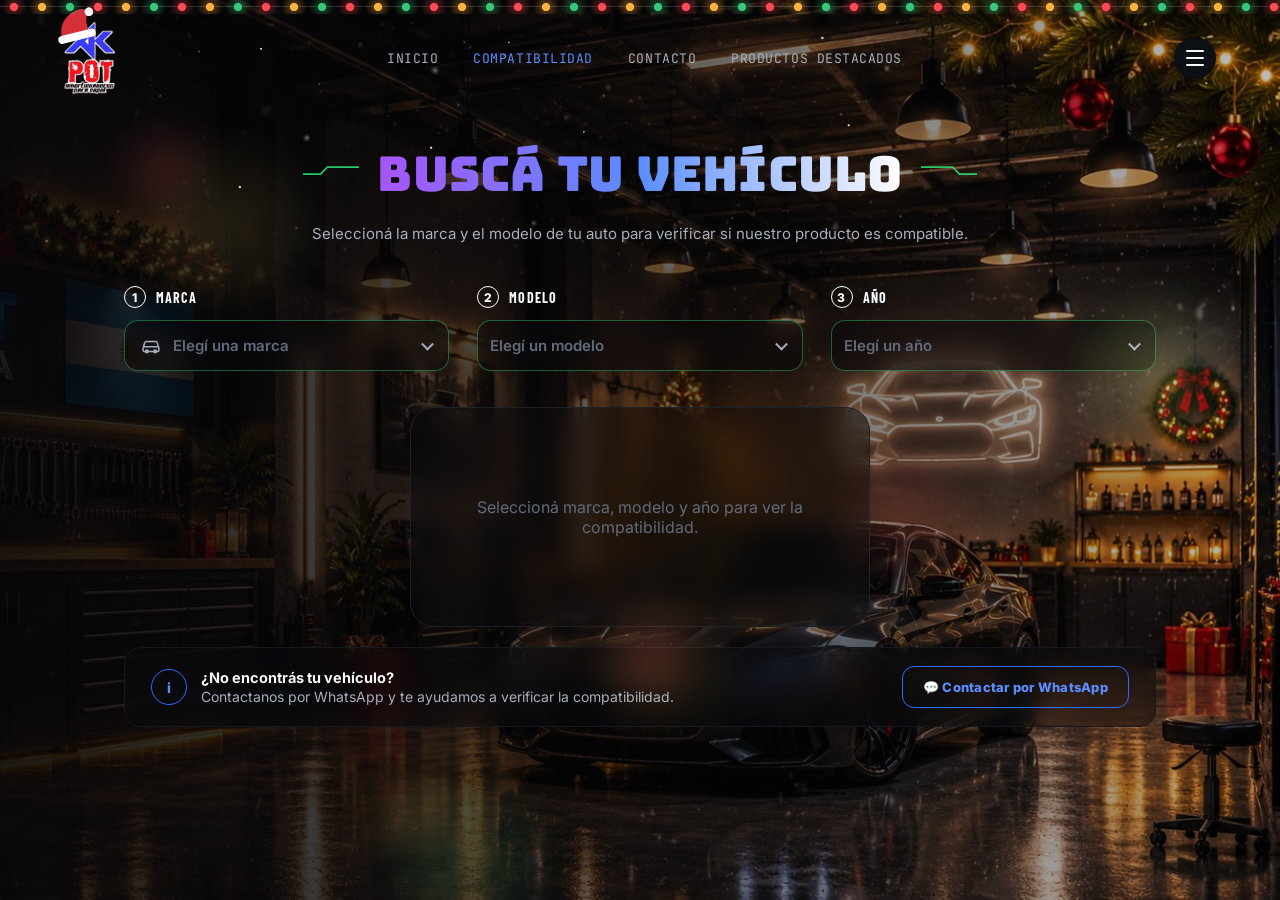
<file: compatibilidad.html>
<!DOCTYPE html>
<html lang="es-AR" class="xmasc">
<head>
<meta charset="UTF-8">
<meta name="viewport" content="width=device-width, initial-scale=1.0">
<meta name="referrer" content="strict-origin-when-cross-origin">
<title>Compatibilidad de Kit de Amortiguadores para Capot | AK-POT</title>
<meta name="description" content="Consultá si tu auto es compatible con el kit de amortiguadores para capot AK-POT. Elegí marca, modelo y año, y comprá por WhatsApp o Mercado Libre.">
<meta name="keywords" content="compatibilidad amortiguadores capot, amortiguador capot para mi auto, AK-POT compatibilidad">
<meta name="robots" content="index, follow">
<link rel="canonical" href="https://www.akpot.com.ar/compatibilidad.html">

<meta property="og:type" content="website">
<meta property="og:locale" content="es_AR">
<meta property="og:site_name" content="AK-POT">
<meta property="og:title" content="Compatibilidad de Kit de Amortiguadores para Capot | AK-POT">
<meta property="og:description" content="Consultá si tu auto es compatible con el kit de amortiguadores para capot AK-POT por marca, modelo y año.">
<meta property="og:url" content="https://www.akpot.com.ar/compatibilidad.html">
<meta property="og:image" content="https://www.akpot.com.ar/img/og-akpot.jpg">
<meta property="og:image:width" content="1200">
<meta property="og:image:height" content="630">
<meta name="twitter:card" content="summary_large_image">
<meta name="twitter:title" content="Compatibilidad de Kit de Amortiguadores para Capot | AK-POT">
<meta name="twitter:description" content="Consultá si tu auto es compatible con el kit de amortiguadores para capot AK-POT.">
<meta name="twitter:image" content="https://www.akpot.com.ar/img/og-akpot.jpg">

<link rel="icon" type="image/png" sizes="96x96" href="img/favicon-96.png">
<link rel="icon" type="image/png" sizes="32x32" href="img/favicon-32.png">
<link rel="apple-touch-icon" sizes="180x180" href="img/apple-touch-icon.png">
<link rel="shortcut icon" href="favicon.ico">
<link rel="preconnect" href="https://fonts.googleapis.com">
<link rel="preconnect" href="https://fonts.gstatic.com" crossorigin>
<link href="https://fonts.googleapis.com/css2?family=Unbounded:wght@600;700;800&family=Barlow+Condensed:ital,wght@0,700;0,800;1,700;1,800&family=Montserrat:ital,wght@0,600;0,700;0,800;1,700;1,800;1,900&family=Inter:wght@400;500;600;700;800&display=swap" rel="stylesheet">
<link href="https://fonts.googleapis.com/css2?family=Bungee&family=Jersey+10+Charted&display=swap" rel="stylesheet">
<link href="https://fonts.googleapis.com/css2?family=JetBrains+Mono:wght@400;500;600;700&display=swap" rel="stylesheet">
<style>
  :root{
    --bg-0:#040506;
    --bg-1:#07090c;
    --bg-panel:#0c0f14;
    --bg-panel-2:#12161d;
    --line:#1c2129;
    --line-soft:#14181f;
    --blue:#2f6bff;
    --blue-bright:#5b8dff;
    --green:#3dfb8f;
    --green-2:#1fbf63;
    --green-dim:#0e2b1c;
    --green-glow:rgba(61,251,143,0.35);
    --red:#ff5a5a;
    --text-0:#f6f8fb;
    --text-1:#a7afbd;
    --text-2:#616b7c;
    --font-display:'Barlow Condensed', 'Arial Narrow', sans-serif;
    --font-body:'Inter', 'Segoe UI', Arial, sans-serif;
  }

  *{box-sizing:border-box;}
  html,body{margin:0;padding:0;}

  body{
    background:
      radial-gradient(900px 420px at 50% -8%, rgba(4,5,6,0.35), rgba(4,5,6,0.5) 65%),
      linear-gradient(180deg, rgba(4,5,6,0.25), rgba(7,9,12,0.45) 45%, rgba(7,9,12,0.6) 100%),
      url('[data-uri]');
    background-size: cover;
    background-position: center top;
    background-repeat: no-repeat;
    background-attachment: fixed;
    color:var(--text-0);
    font-family:var(--font-body);
    min-height:100vh;
    padding-bottom:60px;
  }

  /* ---------- NAV ---------- */
  .nav{
    display:flex;
    align-items:center;
    justify-content:space-between;
    padding:18px 40px;
    border-bottom:1px solid var(--line-soft);
    background:rgba(5,6,8,0.85);
    backdrop-filter:blur(6px);
    position:sticky;
    top:0;
    z-index:20;
  }
  .brand{
    display:flex;align-items:center;gap:10px;
  }
  .brand img{
    width:48px;height:48px;
    border-radius:8px;
    object-fit:contain;
    flex-shrink:0;
  }
  .nav-links-right{list-style:none;margin:0;padding:0;display:flex;gap:32px;}
  .nav-links-right a{
    color:var(--text-1);
    text-decoration:none;
    font-size:13px;
    font-weight:700;
    letter-spacing:0.04em;
    transition:color .15s ease;
  }
  .nav-links-right a:hover{color:var(--text-0);}
  .nav-links-right a.active{color:var(--blue-bright);}

  /* ---------- HERO ---------- */
  .hero{
    text-align:center;
    padding:clamp(7rem, 14vw, 9rem) 20px 40px;
    max-width:760px;
    margin:0 auto;
  }
  @keyframes heroTitleIn{
    from{ opacity:0; transform:translateY(16px); }
    to{ opacity:1; transform:translateY(0); }
  }
  .hero-title-row{
    display:flex;
    align-items:center;
    justify-content:center;
    flex-wrap:wrap;
    gap:18px;
    margin:0 0 18px;
  }
  .zig{
    width:56px;
    height:16px;
    flex-shrink:0;
    opacity:0.85;
  }
  .zig.right{ transform:scaleX(-1); }
  @media (max-width:600px){
    .zig{ width:30px; }
    .hero-title-row{ gap:10px; }
  }
  .jersey-10-charted-regular {
    font-family: "Jersey 10 Charted", sans-serif;
    font-weight: 400;
    font-style: normal;
  }
  .hero-h1{
    font-family:'Bungee', var(--font-display), sans-serif;
    font-weight:400;
    font-style:normal;
    font-size:clamp(30px,5.6vw,48px);
    letter-spacing:0.005em;
    line-height:1.25;
    margin:0;
    text-transform:none;
    background:linear-gradient(90deg, #a855f7, #5b8dff, #ffffff);
    -webkit-background-clip:text;
    background-clip:text;
    -webkit-text-fill-color:transparent;
    color:transparent;
    display:inline-block;
    cursor:default;
    animation:heroTitleIn 0.7s cubic-bezier(.22,1,.36,1) both;
    transition:filter 0.35s ease, transform 0.35s ease;
    filter:drop-shadow(0 0 0 rgba(0,0,0,0));
  }
  .hero-h1:hover{
    transform:translateY(-2px) scale(1.015);
    filter:drop-shadow(0 8px 24px rgba(91,141,255,0.45));
  }
  .hero p{
    font-family:'Inter', var(--font-body), sans-serif;
    color:var(--text-1);
    font-size:15px;
    line-height:1.6;
    margin:0;
    opacity:0;
    animation:heroTitleIn 0.7s cubic-bezier(.22,1,.36,1) 0.15s both;
  }

  /* ---------- SELECTOR ---------- */
  .selector-wrap{
    max-width:1080px;
    margin:0 auto;
    padding:0 24px;
  }
  .selector-grid{
    display:grid;
    grid-template-columns:1fr auto 1fr auto 1fr;
    align-items:end;
    gap:14px;
  }
  .field{display:flex;flex-direction:column;gap:12px;min-width:0;}
  .field-label{
    display:flex;align-items:center;gap:10px;
    font-family:var(--font-display);
    font-weight:700;
    font-size:14px;
    letter-spacing:0.08em;
    text-transform:uppercase;
    color:var(--text-0);
  }
  .num-badge{
    width:22px;height:22px;
    border-radius:50%;
    border:1.5px solid #ffffff;
    color:#ffffff;
    display:flex;align-items:center;justify-content:center;
    font-size:12px;
    font-weight:800;
    font-family:var(--font-body);
    flex-shrink:0;
  }
  .select-shell{
    position:relative;
    z-index:1;
    border:1.5px solid rgba(61,251,143,0.35);
    background:rgba(8,9,12,0.55);
    backdrop-filter:blur(10px) saturate(130%);
    -webkit-backdrop-filter:blur(10px) saturate(130%);
    border-radius:14px;
    transition:border-color .15s ease, box-shadow .15s ease;
    display:flex;
    align-items:center;
  }
  .select-shell:focus-within,
  .select-shell.open{
    border-color:var(--green);
    box-shadow:0 0 0 3px rgba(61,251,143,0.16);
    z-index:100;
  }
  .select-icon{
    flex-shrink:0;
    width:20px;height:20px;
    margin-left:16px;
    color:var(--text-1);
    display:flex;align-items:center;justify-content:center;
  }

  /* ---- Dropdown personalizado (reemplaza al <select> nativo) ---- */
  .dropdown-trigger{
    width:100%;
    appearance:none;
    background-color:transparent;
    color:#ffffff;
    border:none;
    outline:none;
    font-family:var(--font-body);
    font-size:15px;
    font-weight:700;
    padding:15px 40px 15px 12px;
    cursor:pointer;
    text-align:left;
  }
  .dropdown-trigger:disabled{
    color:var(--text-2);
    cursor:not-allowed;
  }
  .dropdown-value.placeholder{
    color:var(--text-2);
    font-weight:600;
  }
  .dropdown-trigger:disabled .dropdown-value{
    color:var(--text-2);
  }
  .dropdown-chevron{
    position:absolute;
    right:16px; top:50%;
    width:9px;height:9px;
    border-right:2px solid var(--text-1);
    border-bottom:2px solid var(--text-1);
    transform:translateY(-70%) rotate(45deg);
    transition:transform .15s ease;
    pointer-events:none;
  }
  .select-shell.open .dropdown-chevron{
    transform:translateY(-30%) rotate(225deg);
  }
  /* El panel siempre se ancla debajo del campo: top:100% lo fuerza a abrir hacia abajo,
     con scroll interno si la lista es larga, en vez de dejar que el navegador decida. */
  .dropdown-panel{
    position:absolute;
    top:calc(100% + 8px);
    left:0;
    right:0;
    max-height:260px;
    overflow-y:auto;
    background:rgba(9,10,14,0.88);
    backdrop-filter:blur(14px) saturate(130%);
    -webkit-backdrop-filter:blur(14px) saturate(130%);
    border:1.5px solid rgba(61,251,143,0.35);
    border-radius:12px;
    box-shadow:0 20px 40px rgba(0,0,0,0.55);
    z-index:60;
    display:none;
    padding:6px;
  }
  .select-shell.open .dropdown-panel{
    display:block;
  }
  .dropdown-option{
    padding:10px 12px;
    font-size:14.5px;
    font-weight:600;
    color:#ffffff;
    cursor:pointer;
    border-radius:8px;
  }
  .dropdown-option:hover,
  .dropdown-option.highlighted{
    background:rgba(61,251,143,0.14);
  }
  .dropdown-empty{
    padding:10px 12px;
    font-size:13.5px;
    color:var(--text-2);
  }
  .arrow-col{
    display:flex;
    align-items:center;
    justify-content:center;
    padding-bottom:2px;
  }

  @media (max-width:720px){
    .selector-grid{grid-template-columns:1fr;}
    .arrow-col{display:none;}
  }

  /* ---------- RESULT ---------- */
  .result{
    max-width:1080px;
    margin:36px auto 0;
    padding:0 24px;
  }
  .result-card{
    position:relative;
    max-width:460px;
    margin:0 auto;
    border-radius:24px;
    border:1.5px solid var(--line);
    background:rgba(9,11,15,0.5);
    backdrop-filter:blur(12px) saturate(130%);
    -webkit-backdrop-filter:blur(12px) saturate(130%);
    padding:36px 26px;
    display:flex;
    flex-direction:column;
    align-items:center;
    text-align:center;
    gap:16px;
    min-height:220px;
    justify-content:center;
    overflow:hidden;
  }
  .result-card.state-ok{
    border-color:rgba(61,251,143,0.4);
    background:
      radial-gradient(680px 260px at 10% 0%, rgba(61,251,143,0.14), transparent 55%),
      rgba(9,11,15,0.5);
    padding:34px 26px 28px;
    gap:20px;
  }
  .result-card.state-bad{
    border-color:rgba(255,90,90,0.3);
  }
  .result-card.state-empty{
    color:var(--text-2);
  }

  /* Columnas internas del resultado compatible (por defecto: apiladas, mobile) */
  .result-left,
  .result-right{
    width:100%;
    display:flex;
    flex-direction:column;
    align-items:center;
    text-align:center;
    gap:20px;
  }
  .result-right{ gap:0; }

  /* ---- Escritorio: layout en dos columnas para el resultado compatible ---- */
  @media (min-width:860px){
    .result-card.state-ok{
      max-width:960px;
      flex-direction:row;
      align-items:flex-start;
      text-align:left;
      padding:44px 48px;
      gap:48px;
    }
    .result-card.state-ok .result-left{
      flex:0 0 320px;
      max-width:320px;
      align-items:center;
      text-align:center;
    }
    .result-card.state-ok .result-right{
      flex:1;
      min-width:0;
      align-items:stretch;
    }
    .result-card.state-ok .check-wrap{ margin:0; }
  }

  /* watermark del estado compatible: pequeño anillo con check arriba a la derecha */
  .wm-check{
    position:absolute;
    top:22px;
    right:22px;
    width:44px;height:44px;
    border-radius:50%;
    border:2px solid rgba(199,205,216,0.14);
    display:flex;align-items:center;justify-content:center;
    color:rgba(199,205,216,0.18);
    font-size:18px;
    pointer-events:none;
  }

  /* ---- Spinner de verificación ---- */
  .verify-spinner{
    width:64px;height:64px;
    border-radius:50%;
    border:3px solid var(--line);
    border-top-color:var(--green);
    animation:spin 0.8s linear infinite;
  }
  @keyframes spin{ to{ transform:rotate(360deg); } }
  .verify-label{
    font-size:14px;
    font-weight:600;
    color:var(--text-1);
    letter-spacing:0.02em;
  }

  /* ---- Check moderno animado ---- */
  .check-wrap{
    position:relative;
    z-index:1;
    width:110px;height:110px;
    display:flex;
    align-items:center;
    justify-content:center;
    cursor:pointer;
    -webkit-tap-highlight-color:transparent;
  }
  .check-ring{
    position:absolute;
    inset:0;
    border-radius:50%;
    background:radial-gradient(circle, rgba(61,251,143,0.28), transparent 70%);
    animation:ringPulse 2.2s ease-in-out infinite;
  }
  @keyframes ringPulse{
    0%,100%{ transform:scale(0.88); opacity:0.6; }
    50%{ transform:scale(1.18); opacity:1; }
  }
  .check-circle{
    position:relative;
    width:84px;height:84px;
    border-radius:50%;
    background:radial-gradient(circle at 35% 30%, #3dfb8f, #12a350);
    box-shadow:0 0 0 1px rgba(61,251,143,0.55), 0 0 34px rgba(61,251,143,0.45);
    display:flex;align-items:center;justify-content:center;
    animation:popIn 0.45s cubic-bezier(.34,1.56,.64,1) both;
    transition:transform .15s ease, box-shadow .15s ease;
  }
  .check-wrap:hover .check-circle{
    transform:scale(1.08);
    box-shadow:0 0 0 1px rgba(61,251,143,0.75), 0 0 44px rgba(61,251,143,0.6);
  }
  .check-wrap:active .check-circle{ transform:scale(0.95); }
  @keyframes popIn{
    0%{ transform:scale(0); opacity:0; }
    60%{ transform:scale(1.15); opacity:1; }
    100%{ transform:scale(1); }
  }
  .check-circle svg{ width:42px;height:42px; overflow:visible; }
  .check-circle path{
    fill:none;
    stroke:#ffffff;
    stroke-width:4;
    stroke-linecap:round;
    stroke-linejoin:round;
    stroke-dasharray:40;
    stroke-dashoffset:40;
    animation:drawCheck 0.4s ease 0.35s forwards;
  }
  @keyframes drawCheck{ to{ stroke-dashoffset:0; } }

  .check-wrap.bounce .check-circle{ animation:bounceClick 0.5s ease; }
  @keyframes bounceClick{
    0%{ transform:scale(1); }
    30%{ transform:scale(0.85) rotate(-4deg); }
    60%{ transform:scale(1.15) rotate(3deg); }
    100%{ transform:scale(1) rotate(0); }
  }

  /* ---- Cruz para no compatible ---- */
  .x-circle{
    width:64px;height:64px;
    border-radius:50%;
    background:#4a1414;
    box-shadow:0 0 0 1px rgba(255,90,90,0.4), 0 0 30px rgba(255,90,90,0.25);
    display:flex;align-items:center;justify-content:center;
    color:var(--red);
    font-size:26px;
    animation:popIn 0.4s cubic-bezier(.34,1.56,.64,1) both;
  }

  .status-title{
    position:relative;
    z-index:1;
    font-family:var(--font-display);
    font-weight:800;
    font-style:italic;
    font-size:30px;
    line-height:1.1;
    color:var(--green);
    text-transform:none;
    margin:4px 0 0;
  }
  .status-title.bad{color:var(--red); font-style:normal;}
  .status-sub{
    position:relative;
    z-index:1;
    font-size:17px;
    font-weight:700;
    color:var(--text-0);
    margin:0;
  }

  /* ---- Botones de acción (COMPRAR / Mercado Libre / Tutorial) ---- */
  .buy-actions{
    position:relative;
    z-index:1;
    width:100%;
    display:flex;
    flex-direction:column;
    gap:12px;
    margin-top:6px;
  }
  .action-btn{
    position:relative;
    width:100%;
    display:flex;
    align-items:center;
    gap:14px;
    padding:14px 18px;
    border-radius:14px;
    border:none;
    cursor:pointer;
    text-decoration:none;
    font-family:var(--font-body);
    transition:transform .12s ease, box-shadow .12s ease, filter .12s ease;
  }
  .action-btn:hover{ transform:translateY(-2px); filter:brightness(1.05); }
  .action-btn:active{ transform:translateY(0); }
  .action-btn__icon{
    width:38px;height:38px;
    flex-shrink:0;
    border-radius:50%;
    display:flex;align-items:center;justify-content:center;
  }
  .action-btn__icon svg{ width:19px;height:19px; }
  .action-btn__text{
    flex:1;
    min-width:0;
    display:flex;
    flex-direction:column;
    gap:2px;
    text-align:left;
  }
  .action-btn__title{
    font-weight:800;
    font-size:15px;
    letter-spacing:.02em;
    line-height:1.2;
    text-transform:uppercase;
  }
  .action-btn__sub{
    font-size:11.5px;
    font-weight:600;
    opacity:.72;
    line-height:1.2;
    text-transform:none;
  }
  .action-btn__arrow{ flex-shrink:0; display:flex; opacity:.65; }
  .action-btn__arrow svg{ width:19px;height:19px; }

  .action-btn--wsp{
    background:linear-gradient(135deg,#3dfb8f,#12a350);
    color:#04170c;
    box-shadow:0 10px 26px rgba(61,251,143,0.35);
  }
  .action-btn--wsp .action-btn__icon{ background:rgba(4,23,12,0.16); }
  .action-btn--wsp:hover{ box-shadow:0 14px 32px rgba(61,251,143,0.45); }

  .action-btn--ml{
    background:linear-gradient(135deg,#fff159,#ffd000);
    color:#1a1a1a;
    box-shadow:0 10px 26px rgba(255,208,0,0.35);
  }
  .action-btn--ml .action-btn__icon{ background:rgba(26,26,26,0.12); }
  .action-btn--ml:hover{ box-shadow:0 14px 32px rgba(255,208,0,0.45); }

  .action-btn--yt{
    background:#141518;
    color:#fff;
    border:1.5px solid #FF0000;
    margin-top:14px;
    justify-content:center;
  }
  .action-btn--yt .action-btn__icon{ background:rgba(255,0,0,0.14); }
  .action-btn--yt .action-btn__text{ flex:0 0 auto; align-items:center; text-align:center; }
  .action-btn--yt:hover{ background:rgba(255,0,0,0.08); box-shadow:0 10px 24px rgba(255,0,0,0.3); }
  .action-btn__title--accent{ color:var(--green); }

  /* ---- Kit del producto ---- */
  .kit-box{
    position:relative;
    z-index:1;
    width:100%;
    border:1px solid var(--line);
    border-radius:16px;
    padding:22px 20px;
    text-align:center;
    background:var(--bg-panel-2);
  }
  .kit-box__head{
    display:flex;
    align-items:center;
    justify-content:center;
    gap:10px;
    padding-bottom:14px;
    margin-bottom:14px;
    border-bottom:1px solid var(--line);
  }
  .kit-box__icon{
    width:20px;height:20px;
    color:var(--green);
    flex-shrink:0;
    display:flex;
  }
  .kit-box__icon svg{ width:100%; height:100%; }
  .kit-box h4{
    font-family:var(--font-display);
    font-weight:700;
    letter-spacing:0.06em;
    text-transform:uppercase;
    font-size:13px;
    color:var(--green);
    margin:0;
  }
  .kit-box ul{
    list-style:none;
    margin:0;
    padding:0;
    display:flex;
    flex-direction:column;
    align-items:center;
  }
  .kit-box li{
    font-size:14.5px;
    color:var(--text-0);
    font-weight:700;
    display:flex;
    align-items:center;
    justify-content:center;
    gap:12px;
    padding:10px 0;
    width:100%;
    border-bottom:1px solid var(--line-soft);
  }
  .kit-box li:last-child{ border-bottom:none; }
  .kit-check{
    width:22px;height:22px;
    border-radius:50%;
    background:rgba(61,251,143,0.14);
    color:var(--green);
    display:flex;align-items:center;justify-content:center;
    font-size:11px;
    font-weight:800;
    flex-shrink:0;
  }

  .empty-icon{font-size:34px;margin-bottom:4px;opacity:0.5;}

  /* ---------- FOOTER HELP ---------- */
  .help-bar{
    max-width:1080px;
    margin:20px auto 0;
    padding:0 24px;
  }
  .help-inner{
    border:1px solid var(--line-soft);
    border-radius:16px;
    padding:18px 26px;
    display:flex;
    align-items:center;
    justify-content:space-between;
    gap:16px;
    background:rgba(9,11,15,0.5);
    backdrop-filter:blur(12px) saturate(130%);
    -webkit-backdrop-filter:blur(12px) saturate(130%);
    flex-wrap:wrap;
  }
  .help-left{display:flex;align-items:center;gap:14px;}
  .help-icon{
    width:36px;height:36px;border-radius:50%;
    border:1.5px solid var(--blue);
    color:var(--blue-bright);
    display:flex;align-items:center;justify-content:center;
    font-weight:800;font-size:14px;
    flex-shrink:0;
  }
  .help-left p{margin:0;font-size:14px;color:var(--text-1);}
  .help-left p b{color:var(--text-0);font-weight:700;display:block;font-size:14.5px;margin-bottom:2px;}
  .wa-btn{
    display:inline-flex;align-items:center;gap:8px;
    border:1.5px solid var(--blue);
    color:var(--blue-bright);
    background:transparent;
    padding:12px 20px;
    border-radius:12px;
    font-weight:800;
    font-size:13px;
    letter-spacing:0.02em;
    text-decoration:none;
    white-space:nowrap;
    transition:background .15s ease;
  }
  .wa-btn:hover{background:rgba(47,107,255,0.1);}

  /* ---------- HEADER (idéntico a index.html) ---------- */
  .header{
    position:fixed; top:0; left:0; right:0; z-index:200;
    padding:1.4rem clamp(1.25rem, 5vw, 6rem);
    display:flex; align-items:center; justify-content:space-between;
    border-bottom:1px solid transparent;
    transition: padding .55s cubic-bezier(.16,1,.3,1), background .55s, border-color .55s, backdrop-filter .55s;
  }
  .header.scrolled{
    padding:.8rem clamp(1.25rem, 5vw, 6rem);
    background: color-mix(in srgb, var(--bg-0) 78%, transparent);
    backdrop-filter: blur(16px) saturate(140%);
    -webkit-backdrop-filter: blur(16px) saturate(140%);
    border-bottom:1px solid var(--line-soft);
  }
  .header__logo{ display:flex; align-items:center; gap:.7rem; }
  .header__logo img{ height:72px; width:auto; object-fit:contain; }
  .header__nav{ display:none; align-items:center; gap:2.2rem; }
  .header__nav a{ font-family:'JetBrains Mono', monospace; font-size:.82rem; text-transform:uppercase; letter-spacing:.04em; color:var(--text-1); text-decoration:none; transition:color .15s ease; }
  .header__nav a:hover{ color:var(--text-0); }
  .header__nav a.active{ color:var(--blue-bright); }
  @media (min-width:900px){
    .header__nav{ display:flex; }
  }
  .header__actions{ display:flex; align-items:center; gap:.9rem; }
  .btn-nico{
    display:inline-flex; align-items:center; gap:.55em;
    padding:.75em 1.4em;
    border-radius:999px;
    font-family:'JetBrains Mono', monospace;
    font-weight:600;
    font-size:.84rem;
    letter-spacing:.03em;
    color:#fff;
    background: linear-gradient(135deg, var(--blue), #0000fa);
    box-shadow:0 10px 26px -10px rgba(47,107,255,.6);
    transition: transform .3s cubic-bezier(.16,1,.3,1), box-shadow .3s cubic-bezier(.16,1,.3,1);
    white-space:nowrap;
    text-decoration:none;
  }
  .btn-nico:hover{ transform:translateY(-3px); box-shadow:0 16px 34px -10px rgba(47,107,255,.75); }
  .btn-nico .dot{ width:7px; height:7px; border-radius:50%; background:#fff; box-shadow:0 0 0 3px rgba(255,255,255,.25); animation: blink 2.4s ease-in-out infinite; flex-shrink:0; }
  @keyframes blink{ 0%,100%{ opacity:1; } 50%{ opacity:.4; } }
  .header__burger{ display:flex; width:42px; height:42px; border-radius:50%; background:var(--bg-panel); align-items:center; justify-content:center; flex-direction:column; gap:5px; flex-shrink:0; border:none; cursor:pointer; }
  .header__burger span{ width:18px; height:2px; background:var(--text-0); border-radius:2px; transition: transform .3s cubic-bezier(.16,1,.3,1), opacity .3s; }
  .header__burger.active span:nth-child(1){ transform:translateY(7px) rotate(45deg); }
  .header__burger.active span:nth-child(2){ opacity:0; }
  .header__burger.active span:nth-child(3){ transform:translateY(-7px) rotate(-45deg); }
  .mobile-menu{
    position:fixed; inset:0; z-index:190;
    background: color-mix(in srgb, var(--bg-0) 97%, transparent);
    backdrop-filter: blur(20px);
    display:flex; flex-direction:column; align-items:center; justify-content:center; gap:2rem;
    transform: translateY(-100%);
    transition: transform .55s cubic-bezier(.16,1,.3,1);
  }
  .mobile-menu.open{ transform:translateY(0); }
  .mobile-menu a{ font-family:var(--font-display); font-size:1.5rem; font-weight:700; color:var(--text-0); text-decoration:none; }
</style>
<!-- NAVIDAD (opción C): para quitarlo, borrar class="xmasc" de <html> (y estas líneas, el <script> de navidad/ al final) -->
<link rel="preconnect" href="https://fonts.googleapis.com">
<link rel="preconnect" href="https://fonts.gstatic.com" crossorigin>
<link href="https://fonts.googleapis.com/css2?family=Fraunces:ital,opsz,wght@1,9..144,500;1,9..144,600&display=swap" rel="stylesheet">
<link rel="stylesheet" href="navidad/xmasc.css">
<!-- Meta Pixel Code -->
<script>
!function(f,b,e,v,n,t,s)
{if(f.fbq)return;n=f.fbq=function(){n.callMethod?
n.callMethod.apply(n,arguments):n.queue.push(arguments)};
if(!f._fbq)f._fbq=n;n.push=n;n.loaded=!0;n.version='2.0';
n.queue=[];t=b.createElement(e);t.async=!0;
t.src=v;s=b.getElementsByTagName(e)[0];
s.parentNode.insertBefore(t,s)}(window, document,'script',
'https://connect.facebook.net/en_US/fbevents.js');
fbq('init', '3888977477907711');
fbq('track', 'PageView');
</script>
<noscript><img height="1" width="1" style="display:none"
src="https://www.facebook.com/tr?id=3888977477907711&ev=PageView&noscript=1"
/></noscript>
<!-- End Meta Pixel Code -->
</head>
<body>

<header class="header">
  <a href="index.html#top" class="header__logo">
    <img src="img/akpot.logo.png" alt="AK-POT">
  </a>
  <nav class="header__nav">
    <a href="index.html#top">Inicio</a>
    <a href="compatibilidad.html" class="active">Compatibilidad</a>
    <a href="contacto.html">Contacto</a>
    <a href="index.html#productos">Productos destacados</a>
  </nav>
  <div class="header__actions">
    <button class="header__burger" aria-label="Abrir menú" aria-expanded="false">
      <span></span><span></span><span></span>
    </button>
  </div>
</header>

<div class="mobile-menu">
  <a href="index.html#top">Inicio</a>
  <a href="compatibilidad.html">Compatibilidad</a>
  <a href="contacto.html">Contacto</a>
  <a href="index.html#productos">Productos destacados</a>
</div>


<section class="hero">
  <div class="hero-title-row">
    <svg class="zig left" viewBox="0 0 64 18"><path d="M0 9 H20 L28 1 H64" stroke="#2ee87a" stroke-width="2" fill="none"></path></svg>
    <h1 class="hero-h1">Buscá tu vehículo</h1>
    <svg class="zig right" viewBox="0 0 64 18"><path d="M0 9 H20 L28 1 H64" stroke="#2ee87a" stroke-width="2" fill="none"></path></svg>
  </div>
  <p>Seleccioná la marca y el modelo de tu auto para verificar si nuestro producto es compatible.</p>
</section>

<div class="selector-wrap">
  <div class="selector-grid">
    <div class="field">
      <label class="field-label"><span class="num-badge">1</span> Marca</label>
      <div class="select-shell dropdown" id="marcaDropdown">
        <span class="select-icon">
          <svg viewBox="0 0 24 24" fill="none" stroke="currentColor" stroke-width="1.8"><path d="M3 13l1.5-5A2 2 0 0 1 6.4 6.5h11.2a2 2 0 0 1 1.9 1.5L21 13"/><rect x="2.5" y="13" width="19" height="5.5" rx="1.5"/><circle cx="7" cy="18.5" r="1.6"/><circle cx="17" cy="18.5" r="1.6"/></svg>
        </span>
        <button type="button" class="dropdown-trigger" id="marcaTrigger">
          <span class="dropdown-value placeholder">Elegí una marca</span>
        </button>
        <span class="dropdown-chevron"></span>
        <div class="dropdown-panel" id="marcaPanel" role="listbox"></div>
      </div>
    </div>
    <div class="arrow-col"></div>
    <div class="field">
      <label class="field-label"><span class="num-badge">2</span> Modelo</label>
      <div class="select-shell dropdown" id="modeloDropdown">
        <button type="button" class="dropdown-trigger" id="modeloTrigger" disabled>
          <span class="dropdown-value placeholder">Elegí un modelo</span>
        </button>
        <span class="dropdown-chevron"></span>
        <div class="dropdown-panel" id="modeloPanel" role="listbox"></div>
      </div>
    </div>
    <div class="arrow-col"></div>
    <div class="field">
      <label class="field-label"><span class="num-badge">3</span> Año</label>
      <div class="select-shell dropdown" id="anioDropdown">
        <button type="button" class="dropdown-trigger" id="anioTrigger" disabled>
          <span class="dropdown-value placeholder">Elegí un año</span>
        </button>
        <span class="dropdown-chevron"></span>
        <div class="dropdown-panel" id="anioPanel" role="listbox"></div>
      </div>
    </div>
  </div>
</div>

<div class="result">
  <div class="result-card state-empty" id="resultCard">
    <div>Seleccioná marca, modelo y año para ver la compatibilidad.</div>
  </div>
</div>

<div class="help-bar">
  <div class="help-inner">
    <div class="help-left">
      <div class="help-icon">i</div>
      <p><b>¿No encontrás tu vehículo?</b>Contactanos por WhatsApp y te ayudamos a verificar la compatibilidad.</p>
    </div>
    <a class="wa-btn" href="https://wa.me/5491149756860" target="_blank" rel="noopener">💬 Contactar por WhatsApp</a>
  </div>
</div>

<script>
/* header scroll state + mobile menu (igual que index.html) */
document.addEventListener('DOMContentLoaded', () => {
  const header = document.querySelector('.header');
  const onScroll = () => header.classList.toggle('scrolled', window.scrollY > 60);
  document.addEventListener('scroll', onScroll, { passive:true });
  onScroll();

  const burger = document.querySelector('.header__burger');
  const mobileMenu = document.querySelector('.mobile-menu');
  burger.addEventListener('click', () => {
    const isOpen = mobileMenu.classList.toggle('open');
    burger.classList.toggle('active', isOpen);
    burger.setAttribute('aria-expanded', String(isOpen));
    document.body.style.overflow = isOpen ? 'hidden' : '';
  });
  mobileMenu.querySelectorAll('a').forEach(a => a.addEventListener('click', () => {
    burger.classList.remove('active');
    mobileMenu.classList.remove('open');
    burger.setAttribute('aria-expanded', 'false');
    document.body.style.overflow = '';
  }));
});
</script>
<script>
/* =========================================================
   ⚙️ CONFIGURACIÓN — NÚMERO DE WHATSAPP
   Reemplazá el valor de abajo por tu número real,
   con código de país y sin signos (ej: "5491122334455").
   ========================================================= */
const WHATSAPP_PHONE_NUMBER = "5491149756860";


/* =========================================================
   ⚙️ CONFIGURACIÓN — CANAL DE YOUTUBE (tutorial de instalación)
   ========================================================= */
const YOUTUBE_CHANNEL_URL = "https://www.youtube.com/@Ak-Pot/videos";
const MERCADOLIBRE_STORE_URL = "https://www.mercadolibre.com.ar/tienda/ak-pot";

/* =========================================================
   BASE DE DATOS DE VEHÍCULOS — LISTA AK-POT
   (reemplazada según lista oficial provista)
   ========================================================= */
function yr(start, end){
  const arr = [];
  for(let y = start; y <= end; y++) arr.push(y);
  return arr;
}
const ANIO_TOPE = 2026; // tope usado para modelos "en adelante" (+)

const carDatabase = {
  "Chevrolet": {
    "Agile": yr(2009,2016),
    "Astra": yr(1999,2012),
    "Aveo": yr(2008,2014),
    "Corsa - Combo - Pick Up": yr(1994,2009),
    "Classic": yr(2010,2018),
    "Meriva": yr(2003,2013),
    "Montana (Ágile)": yr(2011,2021),
    "S10": yr(2012,ANIO_TOPE),
    "Sonic": yr(2012,2017),
    "Spin G1": yr(2012,2018),
    "Chevette": yr(1992,1995),
    "Celta": yr(2011,2015),
    "Zafira": yr(2001,2012)
  },
  "Citroën": {
    "Berlingo G1 F1": yr(1995,2009),
    "Berlingo G1 F2": yr(2010,ANIO_TOPE),
    "C3 Aircross": yr(2011,2020),
    "C3 Picasso": yr(2011,2017),
    "C4 G1": yr(2007,2014),
    "C4 G2 F1 Lounge": yr(2013,2018),
    "C-Elysée": yr(2016,2020)
  },
  "Fiat": {
    "Argo": yr(2017,ANIO_TOPE),
    "Bravo": yr(2012,2015),
    "Cronos": yr(2018,ANIO_TOPE),
    "Fiorino Evo F1": yr(2014,2022),
    "Fiorino Evo F2": yr(2023,ANIO_TOPE),
    "Gran Siena": yr(2012,2018),
    "Mobi": yr(2016,ANIO_TOPE),
    "Palio Novo 326": yr(2012,ANIO_TOPE),
    "Palio - Siena - Strada G1": yr(1996,2000),
    "Palio - Siena - Strada Fire": yr(2001,2017),
    "Punto F1": yr(2007,2012),
    "Punto F2": yr(2013,2017),
    "Regatta": yr(1985,1995),
    "Strada Novo": yr(2020,ANIO_TOPE),
    "Uno - Duna - Fiorino Orig.": yr(1989,2004),
    "Uno - Fiorino Fire": yr(2004,2013),
    "Uno Way": yr(2011,2022),
    "Toro F1": yr(2016,2021),
    "Toro F2": yr(2021,ANIO_TOPE)
  },
  "Ford": {
    "Bronco Sport": yr(2020,ANIO_TOPE),
    "EcoSport G1": yr(2003,2007),
    "EcoSport G2": yr(2008,2012),
    "EcoSport G3": yr(2012,2017),
    "Escort MK5 / Orion": yr(1990,1996),
    "Escort MK6": yr(1996,2003),
    "Everest": yr(2025,ANIO_TOPE),
    "F100": yr(1981,1999),
    "Fiesta Max MK5": yr(2002,2007),
    "Fiesta Max MK6": yr(2008,2010),
    "Focus II": yr(2008,2013),
    "Focus III y KD": yr(2013,2019),
    "Ka G3": yr(2014,2021),
    "Kuga MK1": yr(2010,2013),
    "Kuga MK2": yr(2013,2018),
    "Mondeo MK4": yr(2008,2014),
    "Mondeo MK5": yr(2015,2020),
    "Ranger G3": yr(1998,2011),
    "Ranger G4": yr(2012,2016),
    "Ranger": yr(2023,ANIO_TOPE),
    "Raptor": yr(2023,ANIO_TOPE),
    "Taunus": yr(1974,1984)
  },
  "Honda": {
    "Accord G5": yr(1994,1998),
    "Civic G7": yr(2000,2005),
    "CRV G1": yr(1995,2001)
  },
  "Jeep": {
    "Commander": yr(2021,ANIO_TOPE),
    "Compass G2": yr(2017,ANIO_TOPE),
    "Renegade": yr(2014,ANIO_TOPE)
  },
  "Nissan": {
    "Frontier": yr(2016,ANIO_TOPE),
    "March": yr(2016,2021),
    "Patrol Y60": yr(1990,1997),
    "Sentra B16 G6": yr(2007,2012),
    "Sentra B17 G7": yr(2013,2019),
    "Sentra B18 G8": yr(2020,ANIO_TOPE),
    "Tiida": yr(2007,2015),
    "Versa N17": yr(2012,2019)
  },
  "Peugeot": {
    "206": yr(1999,2013),
    "207": yr(2008,2016),
    "208 G2": yr(2019,ANIO_TOPE),
    "301": yr(2017,2020),
    "307 F1": yr(2004,2006),
    "307 F2": yr(2006,2011),
    "308": yr(2012,2021),
    "408": yr(2011,2021),
    "504": yr(1969,1999),
    "505": yr(1981,1995),
    "Partner F1": yr(1995,2009),
    "Partner F2": yr(2010,ANIO_TOPE)
  },
  "Renault": {
    "9-11": yr(1984,1997),
    "18": yr(1981,1993),
    "19 (Sin Strut Bar)": yr(1993,2000),
    "Alaskan": yr(2020,2025),
    "Clio 2 F2": yr(2003,2012),
    "Clio Mio": yr(2012,2016),
    "Fluence": yr(2010,2019),
    "Fuego": yr(1981,1992),
    "Kangoo G1": yr(1998,2018),
    "Kwid": yr(2017,ANIO_TOPE),
    "Logan": yr(2007,2013),
    "Megane 1 F2": yr(1999,2010),
    "Sandero G1 F1-F2": yr(2008,2015),
    "Symbol": yr(2009,2014)
  },
  "Suzuki": {
    "Fun": yr(2003,2011)
  },
  "Toyota": {
    "Corolla G9": yr(2002,2008),
    "Corolla G10": yr(2009,2013),
    "Corolla G11": yr(2014,2019),
    "Corolla G13": yr(2024,ANIO_TOPE),
    "Etios": yr(2013,2023),
    "Hilux G5": yr(1988,1996),
    "Hilux G7 (2005-2011)": yr(2005,2011),
    "Hilux G7 (2012-2015)": yr(2012,2015),
    "Yaris (no GR)": yr(2017,ANIO_TOPE)
  },
  "Volkswagen": {
    "Amarok": yr(2010,ANIO_TOPE),
    "Fox G1/2/3": yr(2015,2020),
    "Gol - Saveiro - Senda G1": yr(1991,1997),
    "Gol - Saveiro - Country G2": yr(1995,2000),
    "Gol - Saveiro - Country G3/4": yr(1999,2014),
    "Gol - Saveiro - Voyage G5": yr(2008,2012),
    "Gol - Voyage G6/7/8": yr(2013,2021),
    "Golf MK3": yr(1995,1999),
    "Nivus": yr(2020,ANIO_TOPE),
    "Santana": yr(2000,2007),
    "Saveiro G6-G7-G8-Xtreme": yr(2013,ANIO_TOPE),
    "Pointer": yr(1994,1996),
    "Polo G1": yr(1995,2008),
    "Polo G6 y Track": yr(2018,ANIO_TOPE),
    "Quantum": yr(1991,2001),
    "Scirocco": yr(2012,2018),
    "Suran G1/2/3": yr(2006,2019),
    "Taos": yr(2021,ANIO_TOPE),
    "Tera": yr(2025,ANIO_TOPE),
    "T-Cross": yr(2019,ANIO_TOPE),
    "Tiguan G1": yr(2007,2016),
    "Up": yr(2014,2021),
    "Vento MK6": yr(2011,2018),
    "Virtus": yr(2018,ANIO_TOPE)
  }
};

/* Composición fija del kit (misma para todo vehículo compatible) */
const KIT_ITEMS = [
  "2 amortiguadores",
  "2 piezas inferiores",
  "2 piezas superiores",
  "1 llave allen"
];

/* =========================================================
   ✅ MODELOS DISPONIBLES
   Todos los modelos de la Lista AK-POT están habilitados
   en su totalidad (se generan automáticamente a partir de
   carDatabase, sin necesidad de mantener una lista aparte).
   ========================================================= */
const AVAILABLE_MODELS = Object.keys(carDatabase).flatMap(marca =>
  Object.keys(carDatabase[marca]).map(modelo => `${marca}|${modelo}`)
);


function isCompatible(marca, modelo, anio){
  const keyModelo = `${marca}|${modelo}`;
  const keyAnio = `${marca}|${modelo}|${anio}`;
  return AVAILABLE_MODELS.includes(keyModelo) || AVAILABLE_MODELS.includes(keyAnio);
}

function irAWhatsapp(marca, modelo, anio){
  const mensaje = encodeURIComponent(`Hola! Quiero comprar el kit para mi ${marca} ${modelo} ${anio}.`);
  window.open(`https://wa.me/${WHATSAPP_PHONE_NUMBER}?text=${mensaje}`, '_blank');
}

/* =========================================================
   DROPDOWN PERSONALIZADO
   Reemplaza al <select> nativo para poder controlar que el
   panel de opciones siempre se despliegue hacia abajo.
   ========================================================= */
function createDropdown(id, placeholder){
  const wrap = document.getElementById(id + 'Dropdown');
  const trigger = document.getElementById(id + 'Trigger');
  const valueEl = trigger.querySelector('.dropdown-value');
  const panel = document.getElementById(id + 'Panel');
  let options = [];
  let value = '';

  function close(){ wrap.classList.remove('open'); }
  function open(){
    if(trigger.disabled) return;
    document.querySelectorAll('.select-shell.open').forEach(el=>{ if(el!==wrap) el.classList.remove('open'); });
    wrap.classList.add('open');
  }

  function renderOptions(){
    panel.innerHTML = '';
    if(options.length === 0){
      const empty = document.createElement('div');
      empty.className = 'dropdown-empty';
      empty.textContent = 'Sin opciones disponibles';
      panel.appendChild(empty);
      return;
    }
    options.forEach(opt=>{
      const item = document.createElement('div');
      item.className = 'dropdown-option' + (opt.value === value ? ' highlighted' : '');
      item.setAttribute('role','option');
      item.textContent = opt.label;
      item.addEventListener('click', ()=>{
        setValue(opt.value, true);
        close();
      });
      panel.appendChild(item);
    });
  }

  function setValue(v, fireChange){
    value = v;
    const found = options.find(o=>o.value === v);
    valueEl.textContent = found ? found.label : placeholder;
    valueEl.classList.toggle('placeholder', !found);
    if(fireChange && typeof api.onChange === 'function') api.onChange(value);
  }

  trigger.addEventListener('click', (e)=>{
    e.stopPropagation();
    wrap.classList.contains('open') ? close() : open();
  });

  const api = {
    setOptions(newOptions){
      options = newOptions;
      setValue('', false);
      renderOptions();
    },
    setEnabled(enabled){
      trigger.disabled = !enabled;
      if(!enabled) close();
    },
    get value(){ return value; },
    onChange:null
  };
  return api;
}

document.addEventListener('click', (e)=>{
  document.querySelectorAll('.select-shell.open').forEach(wrap=>{
    if(!wrap.contains(e.target)) wrap.classList.remove('open');
  });
});
document.addEventListener('keydown', (e)=>{
  if(e.key === 'Escape'){
    document.querySelectorAll('.select-shell.open').forEach(wrap=>wrap.classList.remove('open'));
  }
});

/* =========================================================
   LÓGICA DE LA UI
   ========================================================= */
const marcaDD = createDropdown('marca', 'Elegí una marca');
const modeloDD = createDropdown('modelo', 'Elegí un modelo');
const anioDD = createDropdown('anio', 'Elegí un año');
const resultCard = document.getElementById('resultCard');
let verifyTimeout = null;

function poblarMarcas(){
  const marcas = Object.keys(carDatabase).sort((a,b)=>a.localeCompare(b,'es'));
  marcaDD.setOptions(marcas.map(m=>({value:m,label:m})));
}

function poblarModelos(marca){
  anioDD.setOptions([]);
  anioDD.setEnabled(false);
  if(!marca){ modeloDD.setOptions([]); modeloDD.setEnabled(false); return; }
  const modelos = Object.keys(carDatabase[marca]).sort((a,b)=>a.localeCompare(b,'es'));
  modeloDD.setOptions(modelos.map(mo=>({value:mo,label:mo})));
  modeloDD.setEnabled(true);
}

function poblarAnios(marca, modelo){
  if(!modelo){ anioDD.setOptions([]); anioDD.setEnabled(false); return; }
  const anios = [...carDatabase[marca][modelo]].sort((a,b)=>b-a);
  anioDD.setOptions(anios.map(a=>({value:String(a),label:String(a)})));
  anioDD.setEnabled(true);
}

function renderEmpty(){
  resultCard.className = 'result-card state-empty';
  resultCard.innerHTML = `
    <div>Seleccioná marca, modelo y año para ver la compatibilidad.</div>`;
}

function renderVerificando(){
  resultCard.className = 'result-card state-empty';
  resultCard.innerHTML = `
    <div class="verify-spinner"></div>
    <div class="verify-label">Verificando compatibilidad…</div>`;
}

function renderResultado(marca, modelo, anio){
  const compatible = isCompatible(marca, modelo, anio);

  if(!compatible){
    resultCard.className = 'result-card state-bad';
    resultCard.innerHTML = `
      <div class="x-circle">✕</div>
      <h3 class="status-title bad">No compatible</h3>
      <p class="status-sub">${marca} ${modelo} ${anio}</p>
      <p style="color:var(--text-1);font-size:14px;max-width:360px;">
        Todavía no tenemos un kit compatible para esta combinación.
        Escribinos por WhatsApp y lo revisamos con vos.
      </p>`;
    return;
  }

  resultCard.className = 'result-card state-ok';
  resultCard.innerHTML = `
    <div class="wm-check">✓</div>

    <div class="result-left">
    <div class="check-wrap" id="checkWrap" title="Tocá para confirmar">
      <div class="check-ring"></div>
      <div class="check-circle">
        <svg viewBox="0 0 24 24"><path d="M4 12.5L9.5 18L20 6.5"/></svg>
      </div>
    </div>
    <h3 class="status-title">¡Compatible!</h3>
    <p class="status-sub">${marca} ${modelo} ${anio}</p>

    <div class="buy-actions">
      <button class="action-btn action-btn--wsp" id="buyBtn">
        <span class="action-btn__icon">
          <svg viewBox="0 0 24 24" fill="currentColor"><path d="M17.5 14.4c-.3-.1-1.7-.8-2-.9-.3-.1-.5-.1-.7.1-.2.3-.7.9-.9 1.1-.2.2-.3.2-.6.1-.3-.1-1.3-.5-2.4-1.5-.9-.8-1.5-1.8-1.6-2.1-.2-.3 0-.5.1-.6.1-.1.3-.3.4-.5.1-.1.2-.3.3-.5.1-.2 0-.4 0-.5-.1-.1-.7-1.6-.9-2.2-.2-.6-.5-.5-.7-.5h-.6c-.2 0-.5.1-.8.4-.3.3-1 1-1 2.4s1 2.8 1.2 3c.1.2 2.1 3.2 5.1 4.5.7.3 1.3.5 1.7.6.7.2 1.4.2 1.9.1.6-.1 1.7-.7 1.9-1.3.2-.7.2-1.2.2-1.3-.1-.1-.3-.2-.6-.3z"/><path d="M12 2C6.5 2 2 6.5 2 12c0 1.9.5 3.7 1.5 5.3L2 22l4.9-1.3C8.4 21.6 10.2 22 12 22c5.5 0 10-4.5 10-10S17.5 2 12 2zm0 18c-1.6 0-3.2-.4-4.5-1.2l-.3-.2-3 .8.8-2.9-.2-.3C4 15 3.5 13.5 3.5 12c0-4.7 3.8-8.5 8.5-8.5s8.5 3.8 8.5 8.5-3.8 8.5-8.5 8.5z"/></svg>
        </span>
        <span class="action-btn__text">
          <span class="action-btn__title">Comprar</span>
          <span class="action-btn__sub">Hablá con nosotros por WhatsApp</span>
        </span>
        <span class="action-btn__arrow">
          <svg viewBox="0 0 24 24" fill="none" stroke="currentColor" stroke-width="2.5"><path d="M9 6l6 6-6 6"/></svg>
        </span>
      </button>

      <a class="action-btn action-btn--ml" href="${MERCADOLIBRE_STORE_URL}" target="_blank" rel="noopener">
        <span class="action-btn__icon">
          <svg viewBox="0 0 24 24" fill="currentColor"><path d="M12 2C6.5 2 2 6.5 2 12s4.5 10 10 10 10-4.5 10-10S17.5 2 12 2zm5.4 7.6l-1.9 6c-.1.3-.4.5-.7.4l-2.3-.7-1.1 1.5c-.2.3-.6.3-.8 0l-1-1.4-2.3.7c-.3.1-.6-.1-.7-.4l-1.9-6c-.1-.3.1-.6.4-.7l1.9-.6 1.1 1.4c.2.3.6.3.8 0l1-1.4 1 1.4c.2.3.6.3.8 0l1.1-1.4 1.9.6c.3.1.5.4.4.7z"/></svg>
        </span>
        <span class="action-btn__text">
          <span class="action-btn__title">Comprar en Mercado Libre</span>
          <span class="action-btn__sub">Compra 100% segura</span>
        </span>
        <span class="action-btn__arrow">
          <svg viewBox="0 0 24 24" fill="none" stroke="currentColor" stroke-width="2.5"><path d="M9 6l6 6-6 6"/></svg>
        </span>
      </a>
    </div>
    </div>

    <div class="result-right">
    <div class="kit-box">
      <div class="kit-box__head">
        <span class="kit-box__icon">
          <svg viewBox="0 0 24 24" fill="none" stroke="currentColor" stroke-width="2"><path d="M21 8l-9-5-9 5 9 5 9-5z"/><path d="M3 8v8l9 5 9-5V8"/><path d="M12 13v8"/></svg>
        </span>
        <h4>Composición del kit</h4>
      </div>
      <ul>
        ${KIT_ITEMS.map(item=>`<li><span class="kit-check">✓</span>${item}</li>`).join('')}
      </ul>
      <a class="action-btn action-btn--yt" href="${YOUTUBE_CHANNEL_URL}" target="_blank" rel="noopener">
        <span class="action-btn__icon">
          <svg viewBox="0 0 24 24" fill="currentColor"><path d="M23.5 6.2a3 3 0 0 0-2.1-2.1C19.4 3.5 12 3.5 12 3.5s-7.4 0-9.4.6A3 3 0 0 0 .5 6.2 31.6 31.6 0 0 0 0 12a31.6 31.6 0 0 0 .5 5.8 3 3 0 0 0 2.1 2.1c2 .6 9.4.6 9.4.6s7.4 0 9.4-.6a3 3 0 0 0 2.1-2.1A31.6 31.6 0 0 0 24 12a31.6 31.6 0 0 0-.5-5.8zM9.6 15.5v-7l6.3 3.5-6.3 3.5z"/></svg>
        </span>
        <span class="action-btn__text">
          <span class="action-btn__title">Ver tutorial</span>
          <span class="action-btn__title action-btn__title--accent">de instalación</span>
        </span>
        <span class="action-btn__arrow">
          <svg viewBox="0 0 24 24" fill="none" stroke="currentColor" stroke-width="2.5"><path d="M9 6l6 6-6 6"/></svg>
        </span>
      </a>
    </div>
    </div>
  `;

  document.getElementById('buyBtn').addEventListener('click', ()=>{
    irAWhatsapp(marca, modelo, anio);
  });

  const checkWrap = document.getElementById('checkWrap');
  checkWrap.addEventListener('click', ()=>{
    checkWrap.classList.remove('bounce');
    void checkWrap.offsetWidth; // reinicia la animación
    checkWrap.classList.add('bounce');
  });
}

function evaluar(){
  clearTimeout(verifyTimeout);
  const marca = marcaDD.value;
  const modelo = modeloDD.value;
  const anio = anioDD.value;

  if(marca && modelo && anio){
    renderVerificando();
    verifyTimeout = setTimeout(()=>{
      renderResultado(marca, modelo, parseInt(anio,10));
    }, 900);
  } else {
    renderEmpty();
  }
}

marcaDD.onChange = (marca)=>{
  poblarModelos(marca);
  evaluar();
};
modeloDD.onChange = (modelo)=>{
  poblarAnios(marcaDD.value, modelo);
  evaluar();
};
anioDD.onChange = ()=>{
  evaluar();
};

poblarMarcas();
</script>
<script src="navidad/xmasc.js"></script>
<script src="navidad/nieve-hero.js"></script>
</body>
</html>
</file>
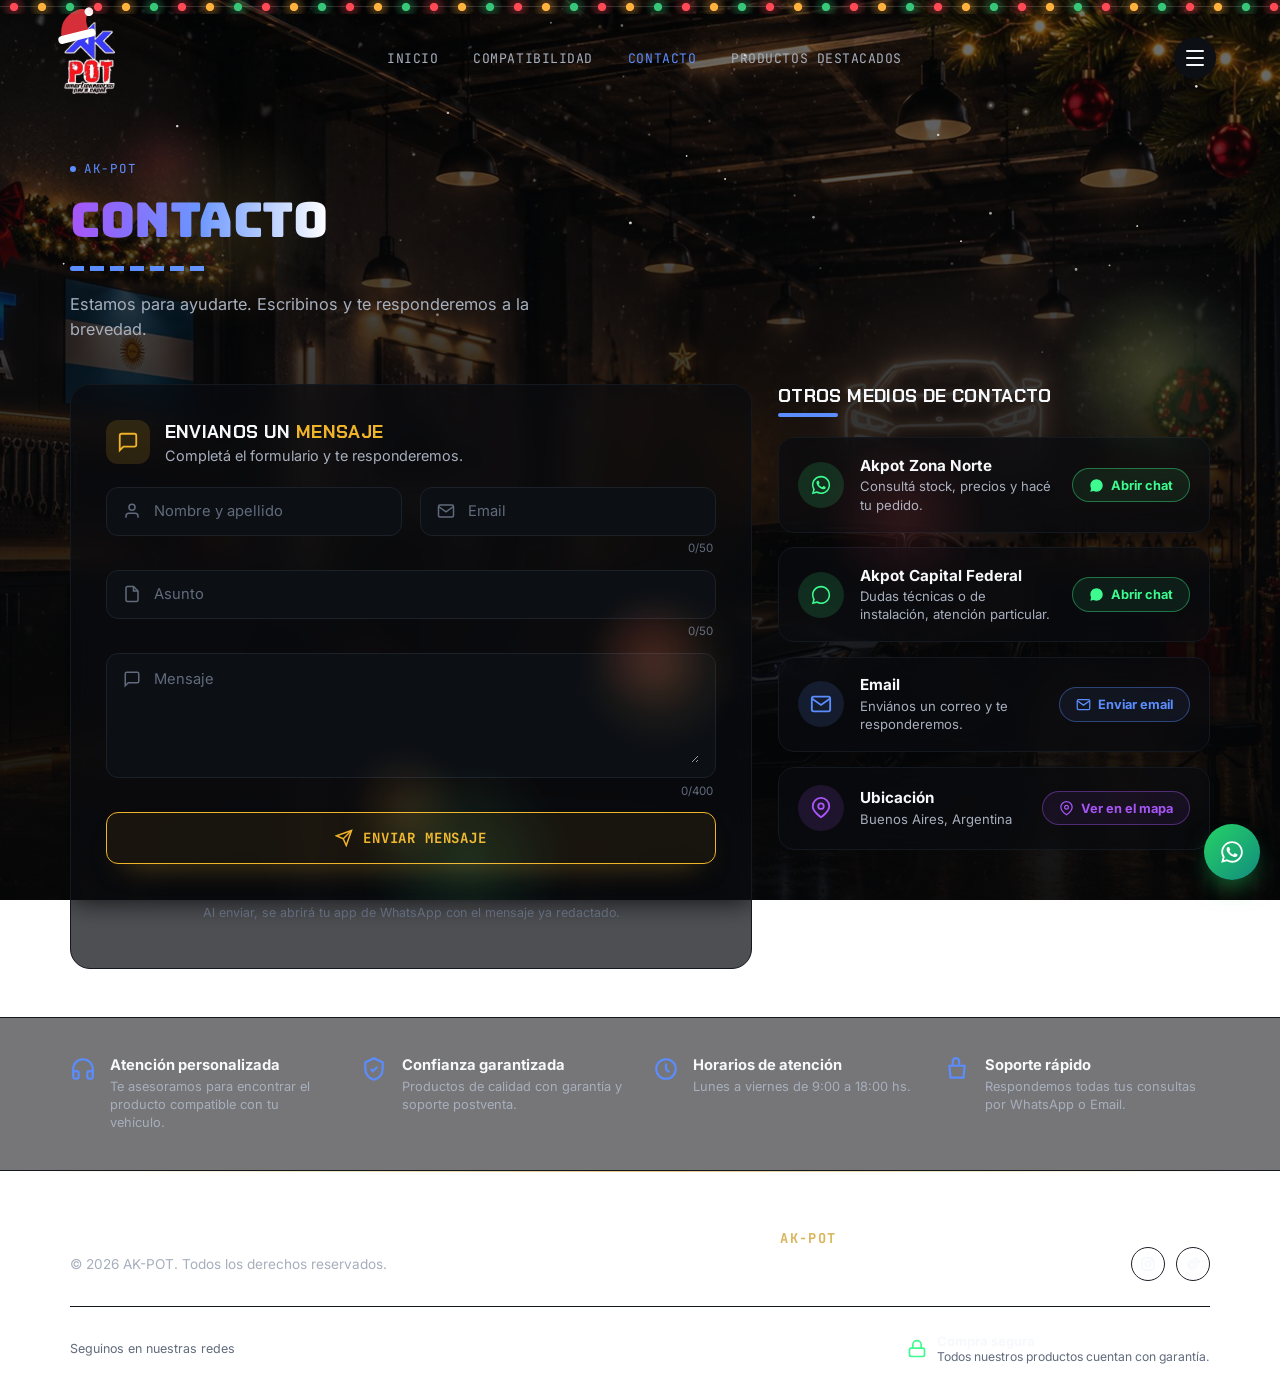
<file: contacto.html>
<!DOCTYPE html>
<html lang="es-AR" class="xmasc">
<head>
<meta charset="UTF-8">
<meta name="viewport" content="width=device-width, initial-scale=1.0">
<meta name="referrer" content="strict-origin-when-cross-origin">
<title>Contacto | AK-POT Amortiguadores para Capot</title>
<meta name="description" content="Contactá a AK-POT por WhatsApp o email para consultas sobre amortiguadores para capot, compatibilidad con tu auto y compras. Buenos Aires, Argentina.">
<meta name="keywords" content="contacto AK-POT, WhatsApp amortiguadores capot, comprar amortiguador capot">
<meta name="robots" content="index, follow">
<link rel="canonical" href="https://www.akpot.com.ar/contacto.html">

<meta property="og:type" content="website">
<meta property="og:locale" content="es_AR">
<meta property="og:site_name" content="AK-POT">
<meta property="og:title" content="Contacto | AK-POT Amortiguadores para Capot">
<meta property="og:description" content="Contactá a AK-POT por WhatsApp o email para consultas sobre amortiguadores para capot y compras.">
<meta property="og:url" content="https://www.akpot.com.ar/contacto.html">
<meta property="og:image" content="https://www.akpot.com.ar/img/og-akpot.jpg">
<meta property="og:image:width" content="1200">
<meta property="og:image:height" content="630">
<meta name="twitter:card" content="summary_large_image">
<meta name="twitter:title" content="Contacto | AK-POT Amortiguadores para Capot">
<meta name="twitter:description" content="Contactá a AK-POT por WhatsApp o email para consultas y compras.">
<meta name="twitter:image" content="https://www.akpot.com.ar/img/og-akpot.jpg">

<link rel="icon" type="image/png" sizes="96x96" href="img/favicon-96.png">
<link rel="icon" type="image/png" sizes="32x32" href="img/favicon-32.png">
<link rel="apple-touch-icon" sizes="180x180" href="img/apple-touch-icon.png">
<link rel="shortcut icon" href="favicon.ico">
<link rel="preconnect" href="https://fonts.googleapis.com">
<link rel="preconnect" href="https://fonts.gstatic.com" crossorigin>
<link href="https://fonts.googleapis.com/css2?family=Barlow+Condensed:ital,wght@0,700;0,800;1,700;1,800&family=Inter:wght@400;500;600;700;800&display=swap" rel="stylesheet">
<link href="https://fonts.googleapis.com/css2?family=JetBrains+Mono:wght@400;500;600;700&display=swap" rel="stylesheet">
<link href="https://fonts.googleapis.com/css2?family=Bangers&family=Bungee&family=Bungee+Tint&family=Carter+One&display=swap" rel="stylesheet">
<link href="https://fonts.googleapis.com/css2?family=Chakra+Petch:wght@600;700&display=swap" rel="stylesheet">
<style>
  :root{
    --bg-0:#040506;
    --bg-1:#07090c;
    --bg-panel:#0c0f14;
    --bg-panel-2:#12161d;
    --line:#1c2129;
    --line-soft:#14181f;
    --blue:#2f6bff;
    --blue-bright:#5b8dff;
    --green:#3dfb8f;
    --green-2:#1fbf63;
    --green-dim:#0e2b1c;
    --red:#ff5a5a;
    --purple:#a855f7;
    --gold:#f0b429;
    --gold-soft:rgba(240,180,41,.14);
    --text-0:#f6f8fb;
    --text-1:#a7afbd;
    --text-2:#616b7c;
    --font-display:'Barlow Condensed', 'Arial Narrow', sans-serif;
    --font-body:'Inter', 'Segoe UI', Arial, sans-serif;
  }

  *{box-sizing:border-box;}
  html,body{margin:0;padding:0;}

  body{
    background:
      linear-gradient(180deg, rgba(4,5,6,.55) 0%, rgba(5,6,8,.8) 45%, rgba(4,5,6,.94) 100%),
      url('img/hero.jpg');
    background-size:cover;
    background-position:center top;
    background-repeat:no-repeat;
    background-attachment:fixed;
    color:var(--text-0);
    font-family:var(--font-body);
    min-height:100vh;
  }

  a{ color:inherit; }
  img{ max-width:100%; display:block; }
  ::selection{ background:var(--blue); color:#fff; }

  .wrap{ max-width:1180px; margin:0 auto; padding-inline:20px; }

  /* ---------- HEADER (idéntico a index.html / compatibilidad.html) ---------- */
  .header{
    position:fixed; top:0; left:0; right:0; z-index:200;
    padding:1.4rem clamp(1.25rem, 5vw, 6rem);
    display:flex; align-items:center; justify-content:space-between;
    border-bottom:1px solid transparent;
    transition: padding .55s cubic-bezier(.16,1,.3,1), background .55s, border-color .55s, backdrop-filter .55s;
  }
  .header.scrolled{
    padding:.8rem clamp(1.25rem, 5vw, 6rem);
    background: color-mix(in srgb, var(--bg-0) 78%, transparent);
    backdrop-filter: blur(16px) saturate(140%);
    -webkit-backdrop-filter: blur(16px) saturate(140%);
    border-bottom:1px solid var(--line-soft);
  }
  .header__logo{ display:flex; align-items:center; gap:.7rem; }
  .header__logo img{ height:72px; width:auto; object-fit:contain; }
  .header__nav{ display:none; align-items:center; gap:2.2rem; }
  .header__nav a{ font-family:'JetBrains Mono', monospace; font-size:.82rem; text-transform:uppercase; letter-spacing:.04em; color:var(--text-1); text-decoration:none; transition:color .15s ease; }
  .header__nav a:hover{ color:var(--text-0); }
  .header__nav a.active{ color:var(--blue-bright); }
  @media (min-width:900px){
    .header__nav{ display:flex; }
  }
  .header__actions{ display:flex; align-items:center; gap:.9rem; }
  .btn-nico{
    display:inline-flex; align-items:center; gap:.55em;
    padding:.75em 1.4em;
    border-radius:999px;
    font-family:'JetBrains Mono', monospace;
    font-weight:600;
    font-size:.84rem;
    letter-spacing:.03em;
    color:#fff;
    background: linear-gradient(135deg, var(--blue), #0000fa);
    box-shadow:0 10px 26px -10px rgba(47,107,255,.6);
    transition: transform .3s cubic-bezier(.16,1,.3,1), box-shadow .3s cubic-bezier(.16,1,.3,1);
    white-space:nowrap;
    text-decoration:none;
  }
  .btn-nico:hover{ transform:translateY(-3px); box-shadow:0 16px 34px -10px rgba(47,107,255,.75); }
  .btn-nico .dot{ width:7px; height:7px; border-radius:50%; background:#fff; box-shadow:0 0 0 3px rgba(255,255,255,.25); animation: blink 2.4s ease-in-out infinite; flex-shrink:0; }
  @keyframes blink{ 0%,100%{ opacity:1; } 50%{ opacity:.4; } }
  .header__burger{ display:flex; width:42px; height:42px; border-radius:50%; background:var(--bg-panel); align-items:center; justify-content:center; flex-direction:column; gap:5px; flex-shrink:0; border:none; cursor:pointer; }
  .header__burger span{ width:18px; height:2px; background:var(--text-0); border-radius:2px; transition: transform .3s cubic-bezier(.16,1,.3,1), opacity .3s; }
  .header__burger.active span:nth-child(1){ transform:translateY(7px) rotate(45deg); }
  .header__burger.active span:nth-child(2){ opacity:0; }
  .header__burger.active span:nth-child(3){ transform:translateY(-7px) rotate(-45deg); }
  .mobile-menu{
    position:fixed; inset:0; z-index:190;
    background: color-mix(in srgb, var(--bg-0) 97%, transparent);
    backdrop-filter: blur(20px);
    display:flex; flex-direction:column; align-items:center; justify-content:center; gap:2rem;
    transform: translateY(-100%);
    transition: transform .55s cubic-bezier(.16,1,.3,1);
  }
  .mobile-menu.open{ transform:translateY(0); }
  .mobile-menu a{ font-family:var(--font-display); font-size:1.5rem; font-weight:700; color:var(--text-0); text-decoration:none; }

  /* ---------- HERO ---------- */
  .page-hero{
    padding:clamp(7.5rem, 15vw, 10rem) 0 2.6rem;
  }
  .page-hero__tag{
    font-family:'JetBrains Mono', monospace;
    font-size:.78rem;
    letter-spacing:.14em;
    text-transform:uppercase;
    color:var(--blue-bright);
    display:flex; align-items:center; gap:.5rem;
    margin-bottom:.8rem;
  }
  .page-hero__tag::before{ content:''; width:6px; height:6px; border-radius:50%; background:var(--blue-bright); }
  .bangers-regular{
    font-family: "Bangers", system-ui;
    font-weight: 400;
    font-style: normal;
  }
  @keyframes heroTitleIn{
    from{ opacity:0; transform:translateY(16px); }
    to{ opacity:1; transform:translateY(0); }
  }
  .page-hero h1{
    font-family:'Bungee', var(--font-display), sans-serif;
    font-weight:400;
    font-style:normal;
    font-size:clamp(1.8rem, 5vw, 3rem);
    letter-spacing:-.01em;
    line-height:1.25;
    margin:0 0 1rem;
    text-transform:uppercase;
    background:linear-gradient(90deg, #a855f7, #5b8dff, #ffffff);
    -webkit-background-clip:text;
    background-clip:text;
    -webkit-text-fill-color:transparent;
    color:transparent;
    display:inline-block;
    cursor:default;
    animation:heroTitleIn 0.7s cubic-bezier(.22,1,.36,1) both;
    transition:filter 0.35s ease, transform 0.35s ease;
    filter:drop-shadow(0 0 0 rgba(0,0,0,0));
  }
  .page-hero h1:hover{
    transform:translateY(-2px) scale(1.015);
    filter:drop-shadow(0 8px 24px rgba(91,141,255,0.45));
  }
  .page-hero__rule{
    width:140px; height:5px; border-radius:3px;
    background:repeating-linear-gradient(90deg, var(--blue-bright) 0 14px, transparent 14px 20px);
    margin-bottom:1.3rem;
  }
  .page-hero p{
    max-width:46ch;
    font-size:1.02rem;
    color:var(--text-1);
    line-height:1.55;
    margin:0;
  }

  /* ---------- CONTACT LAYOUT ---------- */
  .contact-grid{
    display:grid;
    grid-template-columns:1fr;
    gap:1.6rem;
    padding-bottom:3rem;
  }
  @media (min-width:900px){
    .contact-grid{ grid-template-columns:1.35fr 1fr; align-items:start; }
  }

  .panel{
    background:rgba(10,12,16,.72);
    border:1px solid var(--line-soft);
    border-radius:20px;
    padding:clamp(1.4rem, 3vw, 2.2rem);
    backdrop-filter:blur(14px) saturate(140%);
    -webkit-backdrop-filter:blur(14px) saturate(140%);
  }

  .panel__head{ display:flex; align-items:flex-start; gap:.9rem; margin-bottom:1.4rem; }
  .panel__icon{
    width:44px; height:44px; flex-shrink:0; border-radius:12px;
    background:var(--gold-soft); color:var(--gold);
    display:flex; align-items:center; justify-content:center;
  }
  .panel__head h2 .accent-gold{ color:var(--gold); }
  .panel__icon svg{ width:22px; height:22px; }
  .panel__head h2{ font-family:'Chakra Petch', var(--font-display), sans-serif; font-weight:700; font-size:1.15rem; letter-spacing:.02em; margin:0 0 .2rem; text-transform:uppercase; }
  .panel__head p{ margin:0; color:var(--text-1); font-size:.9rem; }

  /* form */
  .field{
    display:flex; align-items:center; gap:.7rem;
    background:var(--bg-panel);
    border:1px solid var(--line);
    border-radius:12px;
    padding:.85rem 1rem;
    margin-bottom:1.1rem;
  }
  .field svg{ width:18px; height:18px; color:var(--text-2); flex-shrink:0; }
  .field input, .field textarea{
    flex:1; background:transparent; border:none; outline:none;
    color:var(--text-0); font-family:var(--font-body); font-size:.92rem;
  }
  .field input::placeholder, .field textarea::placeholder{ color:var(--text-2); }
  .field textarea{ resize:vertical; min-height:96px; padding-top:.15rem; }
  .field-row{ display:grid; grid-template-columns:1fr; gap:1.1rem; margin-bottom:1.1rem; }
  @media (min-width:560px){
    .field-row{ grid-template-columns:1fr 1fr; }
  }
  .field-row .field{ margin-bottom:0; }

  .btn-submit{
    width:100%;
    display:flex; align-items:center; justify-content:center; gap:.6rem;
    padding:1rem 1.2rem;
    border:1.5px solid var(--gold); border-radius:12px; cursor:pointer;
    font-family:'JetBrains Mono', monospace; font-weight:700; font-size:.88rem;
    letter-spacing:.06em; text-transform:uppercase;
    color:var(--gold);
    background:rgba(240,180,41,.06);
    box-shadow:0 14px 30px -18px rgba(240,180,41,.5);
    transition:transform .25s cubic-bezier(.16,1,.3,1), box-shadow .25s, background .25s;
    margin-top:.3rem;
  }
  .btn-submit:hover{ transform:translateY(-2px); background:rgba(240,180,41,.14); box-shadow:0 18px 36px -16px rgba(240,180,41,.65); }
  .btn-submit svg{ width:18px; height:18px; }
  .form-note{ font-size:.78rem; color:var(--text-2); text-align:center; margin-top:.7rem; }
  .form-status{ font-size:.85rem; text-align:center; margin-top:.7rem; min-height:1.2em; }
  .form-status.ok{ color:var(--green); }
  .form-status.err{ color:var(--red); }

  /* validación / seguridad de campos */
  .field.field--error{ border-color:var(--red); box-shadow:0 0 0 1px var(--red); }
  .field-hint{ display:flex; justify-content:space-between; font-size:.72rem; color:var(--text-2); margin:-.75rem 0 .9rem; padding:0 .2rem; }
  .field-hint.is-limit{ color:var(--red); }
  .field-error-msg{ font-size:.75rem; color:var(--red); margin:-.85rem 0 .9rem; padding:0 .2rem; min-height:1em; }
  /* honeypot anti-bots: oculto para personas, visible para bots automatizados */
  .hp-field{ position:absolute !important; left:-9999px !important; top:-9999px !important; width:1px !important; height:1px !important; overflow:hidden !important; opacity:0 !important; pointer-events:none; }
  .btn-submit:disabled{ opacity:.55; cursor:not-allowed; transform:none !important; }

  /* otros medios */
  .contact-methods h2{
    font-family:'Chakra Petch', var(--font-display), sans-serif; font-weight:700; font-size:1.15rem;
    letter-spacing:.02em; text-transform:uppercase; margin:0 0 .3rem;
  }
  .contact-methods .rule{ width:60px; height:4px; border-radius:2px; background:var(--blue-bright); margin-bottom:1.3rem; }

  .method-card{
    display:flex; align-items:center; gap:1rem;
    background:rgba(10,12,16,.72);
    border:1px solid var(--line-soft);
    border-radius:16px;
    padding:1.1rem 1.2rem;
    margin-bottom:.9rem;
    backdrop-filter:blur(14px) saturate(140%);
    -webkit-backdrop-filter:blur(14px) saturate(140%);
  }
  .method-card__icon{
    width:46px; height:46px; flex-shrink:0; border-radius:50%;
    display:flex; align-items:center; justify-content:center;
  }
  .method-card__icon svg{ width:22px; height:22px; }
  .method-card__icon.green{ background:rgba(61,251,143,.14); color:var(--green); }
  .method-card__icon.blue{ background:rgba(91,141,255,.14); color:var(--blue-bright); }
  .method-card__icon.purple{ background:rgba(168,85,247,.14); color:var(--purple); }
  .method-card__body{ flex:1; min-width:0; }
  .method-card__body h3{ margin:0 0 .15rem; font-size:.95rem; font-weight:700; }
  .method-card__body p{ margin:0; font-size:.82rem; color:var(--text-1); line-height:1.4; }
  .method-card__cta{
    flex-shrink:0;
    display:inline-flex; align-items:center; gap:.4rem;
    padding:.55rem 1rem;
    border-radius:999px;
    font-size:.8rem; font-weight:700;
    text-decoration:none;
    white-space:nowrap;
    transition:transform .2s ease, background .2s ease;
  }
  .method-card__cta:hover{ transform:translateY(-2px); }
  .method-card__cta.green{ color:var(--green); border:1px solid rgba(61,251,143,.4); background:rgba(61,251,143,.08); }
  .method-card__cta.green:hover{ background:rgba(61,251,143,.16); }
  .method-card__cta.blue{ color:var(--blue-bright); border:1px solid rgba(91,141,255,.4); background:rgba(91,141,255,.08); }
  .method-card__cta.blue:hover{ background:rgba(91,141,255,.16); }
  .method-card__cta.purple{ color:var(--purple); border:1px solid rgba(168,85,247,.4); background:rgba(168,85,247,.08); }
  .method-card__cta.purple:hover{ background:rgba(168,85,247,.16); }
  .method-card__cta svg{ width:15px; height:15px; }

  /* ---------- FEATURE STRIP ---------- */
  .strip{
    border-top:1px solid var(--line-soft);
    border-bottom:1px solid var(--line-soft);
    background:rgba(6,7,10,.55);
    backdrop-filter:blur(10px);
    -webkit-backdrop-filter:blur(10px);
    padding:2.4rem 0;
  }
  .strip__grid{
    display:grid; grid-template-columns:1fr; gap:1.6rem;
  }
  @media (min-width:720px){
    .strip__grid{ grid-template-columns:repeat(4,1fr); }
  }
  .strip__item{ display:flex; gap:.9rem; align-items:flex-start; }
  .strip__item svg{ width:26px; height:26px; color:var(--blue-bright); flex-shrink:0; }
  .strip__item h4{ margin:0 0 .25rem; font-size:.92rem; font-weight:700; }
  .strip__item p{ margin:0; font-size:.8rem; color:var(--text-1); line-height:1.4; }

  /* ---------- FOOTER ---------- */
  .footer{ padding:2.4rem 0 2rem; }
  .footer__bottom{
    display:flex; flex-wrap:wrap; gap:1rem;
    justify-content:space-between; align-items:center;
    padding-top:1.6rem;
    font-size:.78rem; color:var(--text-2);
  }
  .footer__top-row{
    display:flex; flex-wrap:wrap; gap:1rem;
    justify-content:space-between; align-items:center;
    padding-bottom:1.6rem;
    border-bottom:1px solid var(--line-soft);
  }
  .footer__social{ display:flex; gap:.7rem; }
  .footer__social a{
    width:34px; height:34px; border-radius:50%;
    border:1px solid var(--line);
    display:flex; align-items:center; justify-content:center;
    transition:border-color .2s, background .2s;
  }
  .footer__social a:hover{ border-color:var(--blue-bright); background:rgba(91,141,255,.1); }
  .footer__social svg{ width:16px; height:16px; }
  .footer__secure{ display:flex; align-items:center; gap:.6rem; }
  .footer__secure svg{ width:20px; height:20px; color:var(--green); flex-shrink:0; }
  .footer__secure div p{ margin:0; }
  .footer__secure div p:first-child{ font-weight:700; font-size:.82rem; color:var(--text-0); }
  .footer__secure div p:last-child{ font-size:.76rem; color:var(--text-2); }

  /* ---------- WHATSAPP FAB ---------- */
  .wa-fab-btn{
    position:fixed; right:20px; bottom:20px; z-index:150;
    width:56px; height:56px; border-radius:50%;
    background:linear-gradient(135deg,#25D366,#128C7E);
    display:flex; align-items:center; justify-content:center;
    box-shadow:0 12px 26px -8px rgba(37,211,102,.6);
    text-decoration:none;
  }
  .wa-fab-btn svg{ width:26px; height:26px; color:#fff; }
</style>
<!-- NAVIDAD (opción C): para quitarlo, borrar class="xmasc" de <html> (y estas líneas, el <script> de navidad/ al final) -->
<link rel="preconnect" href="https://fonts.googleapis.com">
<link rel="preconnect" href="https://fonts.gstatic.com" crossorigin>
<link href="https://fonts.googleapis.com/css2?family=Fraunces:ital,opsz,wght@1,9..144,500;1,9..144,600&display=swap" rel="stylesheet">
<link rel="stylesheet" href="navidad/xmasc.css">
<!-- Meta Pixel Code -->
<script>
!function(f,b,e,v,n,t,s)
{if(f.fbq)return;n=f.fbq=function(){n.callMethod?
n.callMethod.apply(n,arguments):n.queue.push(arguments)};
if(!f._fbq)f._fbq=n;n.push=n;n.loaded=!0;n.version='2.0';
n.queue=[];t=b.createElement(e);t.async=!0;
t.src=v;s=b.getElementsByTagName(e)[0];
s.parentNode.insertBefore(t,s)}(window, document,'script',
'https://connect.facebook.net/en_US/fbevents.js');
fbq('init', '3888977477907711');
fbq('track', 'PageView');
</script>
<noscript><img height="1" width="1" style="display:none"
src="https://www.facebook.com/tr?id=3888977477907711&ev=PageView&noscript=1"
/></noscript>
<!-- End Meta Pixel Code -->
</head>
<body>

<header class="header">
  <a href="index.html#top" class="header__logo">
    <img src="img/akpot.logo.png" alt="AK-POT">
  </a>
  <nav class="header__nav">
    <a href="index.html#top">Inicio</a>
    <a href="compatibilidad.html">Compatibilidad</a>
    <a href="contacto.html" class="active">Contacto</a>
    <a href="index.html#productos">Productos destacados</a>
  </nav>
  <div class="header__actions">
    <button class="header__burger" aria-label="Abrir menú" aria-expanded="false">
      <span></span><span></span><span></span>
    </button>
  </div>
</header>

<div class="mobile-menu">
  <a href="index.html#top">Inicio</a>
  <a href="compatibilidad.html">Compatibilidad</a>
  <a href="contacto.html">Contacto</a>
  <a href="index.html#productos">Productos destacados</a>
</div>

<section class="page-hero">
  <div class="wrap">
    <span class="page-hero__tag">AK-POT</span>
    <h1>Contacto</h1>
    <div class="page-hero__rule"></div>
    <p>Estamos para ayudarte. Escribinos y te responderemos a la brevedad.</p>
  </div>
</section>

<section class="wrap">
  <div class="contact-grid">

    <!-- FORMULARIO -->
    <div class="panel">
      <div class="panel__head">
        <div class="panel__icon">
          <svg viewBox="0 0 24 24" fill="none" stroke="currentColor" stroke-width="2"><path d="M21 15a2 2 0 01-2 2H7l-4 4V5a2 2 0 012-2h14a2 2 0 012 2z"/></svg>
        </div>
        <div>
          <h2>Envianos un <span class="accent-gold">mensaje</span></h2>
          <p>Completá el formulario y te responderemos.</p>
        </div>
      </div>

      <form id="contactForm" novalidate>
        <div class="field-row">
          <label class="field" id="fieldNombre">
            <svg viewBox="0 0 24 24" fill="none" stroke="currentColor" stroke-width="2"><path d="M20 21v-2a4 4 0 00-4-4H8a4 4 0 00-4 4v2"/><circle cx="12" cy="7" r="4"/></svg>
            <input type="text" name="nombre" placeholder="Nombre y apellido" required
                   maxlength="50" minlength="2"
                   pattern="[A-Za-zÁÉÍÓÚÑÜáéíóúñü\s'\-]+"
                   title="Solo letras y espacios, sin números (máx. 50 caracteres)"
                   autocomplete="name" spellcheck="false">
          </label>
          <label class="field" id="fieldEmail">
            <svg viewBox="0 0 24 24" fill="none" stroke="currentColor" stroke-width="2"><rect x="2" y="4" width="20" height="16" rx="2"/><path d="M22 6l-10 7L2 6"/></svg>
            <input type="email" name="email" placeholder="Email" required
                   maxlength="50"
                   autocomplete="email" spellcheck="false">
          </label>
        </div>
        <div class="field-hint" id="hintNombre"><span id="errNombre" class="field-error-msg" style="margin:0;"></span><span id="countNombre">0/50</span></div>

        <label class="field" id="fieldAsunto">
          <svg viewBox="0 0 24 24" fill="none" stroke="currentColor" stroke-width="2"><path d="M14 2H6a2 2 0 00-2 2v16a2 2 0 002 2h12a2 2 0 002-2V8z"/><path d="M14 2v6h6"/></svg>
          <input type="text" name="asunto" placeholder="Asunto" required
                 maxlength="50" minlength="2"
                 pattern="[A-Za-zÁÉÍÓÚÑÜáéíóúñü\s'\-]+"
                 title="Solo letras y espacios, sin números (máx. 50 caracteres)"
                 autocomplete="off" spellcheck="false">
        </label>
        <div class="field-hint" id="hintAsunto"><span id="errAsunto" class="field-error-msg" style="margin:0;"></span><span id="countAsunto">0/50</span></div>

        <label class="field" style="align-items:flex-start;" id="fieldMensaje">
          <svg viewBox="0 0 24 24" fill="none" stroke="currentColor" stroke-width="2" style="margin-top:.15rem;"><path d="M21 15a2 2 0 01-2 2H7l-4 4V5a2 2 0 012-2h14a2 2 0 012 2z"/></svg>
          <textarea name="mensaje" placeholder="Mensaje" required maxlength="400" minlength="5" autocomplete="off" spellcheck="false"></textarea>
        </label>
        <div class="field-hint" id="hintMensaje"><span id="errMensaje" class="field-error-msg" style="margin:0;"></span><span id="countMensaje">0/400</span></div>

        <!-- Campo trampa anti-bots (honeypot): debe quedar SIEMPRE vacío. No completar. -->
        <label class="hp-field" aria-hidden="true">
          Dejar en blanco
          <input type="text" name="sitioweb" id="hpField" tabindex="-1" autocomplete="off">
        </label>

        <button type="submit" class="btn-submit" id="btnSubmit">
          <svg viewBox="0 0 24 24" fill="none" stroke="currentColor" stroke-width="2"><path d="M22 2L11 13"/><path d="M22 2l-7 20-4-9-9-4z"/></svg>
          Enviar mensaje
        </button>
        <p class="form-status" id="formStatus" role="alert" aria-live="polite"></p>
        <p class="form-note">Al enviar, se abrirá tu app de WhatsApp con el mensaje ya redactado.</p>
      </form>
    </div>

    <!-- OTROS MEDIOS -->
    <div class="contact-methods">
      <h2>Otros medios de contacto</h2>
      <div class="rule"></div>

      <div class="method-card">
        <div class="method-card__icon green">
          <svg viewBox="0 0 24 24" fill="currentColor"><path d="M12.04 2C6.58 2 2.13 6.45 2.13 11.91c0 1.79.47 3.47 1.29 4.93L2 22l5.31-1.39a9.9 9.9 0 004.73 1.2h.01c5.46 0 9.9-4.45 9.9-9.9C21.95 6.45 17.5 2 12.04 2zm0 18.09a8.2 8.2 0 01-4.18-1.15l-.3-.18-3.12.82.83-3.04-.2-.31a8.19 8.19 0 01-1.26-4.32c0-4.53 3.69-8.22 8.24-8.22 4.54 0 8.23 3.69 8.23 8.22 0 4.54-3.7 8.18-8.24 8.18zm4.52-6.16c-.25-.12-1.46-.72-1.68-.8-.23-.08-.4-.12-.56.13-.17.24-.64.8-.79.97-.14.16-.29.18-.54.06-.25-.12-1.04-.38-1.98-1.22-.73-.65-1.22-1.46-1.37-1.7-.14-.25-.02-.38.11-.5.11-.11.25-.29.37-.43.12-.15.16-.25.24-.42.08-.16.04-.3-.02-.43-.06-.12-.56-1.35-.77-1.85-.2-.48-.41-.42-.56-.43h-.48c-.16 0-.43.06-.66.31-.22.25-.86.85-.86 2.06 0 1.22.89 2.4 1.01 2.56.12.16 1.75 2.67 4.24 3.74.59.26 1.05.41 1.41.52.59.19 1.13.16 1.55.1.47-.07 1.46-.6 1.67-1.17.2-.58.2-1.08.14-1.18-.06-.1-.23-.16-.48-.28z"/></svg>
        </div>
        <div class="method-card__body">
          <h3>Akpot Zona Norte</h3>
          <p>Consultá stock, precios y hacé tu pedido.</p>
        </div>
        <a href="https://wa.me/5491149756860" target="_blank" rel="noopener" class="method-card__cta green">
          <svg viewBox="0 0 24 24" fill="currentColor"><path d="M12.04 2C6.58 2 2.13 6.45 2.13 11.91c0 1.79.47 3.47 1.29 4.93L2 22l5.31-1.39a9.9 9.9 0 004.73 1.2h.01c5.46 0 9.9-4.45 9.9-9.9C21.95 6.45 17.5 2 12.04 2z"/></svg>
          Abrir chat
        </a>
      </div>

      <div class="method-card">
        <div class="method-card__icon green">
          <svg viewBox="0 0 24 24" fill="currentColor"><path d="M12.04 2C6.58 2 2.13 6.45 2.13 11.91c0 1.79.47 3.47 1.29 4.93L2 22l5.31-1.39a9.9 9.9 0 004.73 1.2h.01c5.46 0 9.9-4.45 9.9-9.9C21.95 6.45 17.5 2 12.04 2zm0 18.09a8.2 8.2 0 01-4.18-1.15l-.3-.18-3.12.82.83-3.04-.2-.31a8.19 8.19 0 01-1.26-4.32c0-4.53 3.69-8.22 8.24-8.22 4.54 0 8.23 3.69 8.23 8.22 0 4.54-3.7 8.18-8.24 8.18z"/></svg>
        </div>
        <div class="method-card__body">
          <h3>Akpot Capital Federal</h3>
          <p>Dudas técnicas o de instalación, atención particular.</p>
        </div>
        <a href="https://wa.me/5491165565186" target="_blank" rel="noopener" class="method-card__cta green">
          <svg viewBox="0 0 24 24" fill="currentColor"><path d="M12.04 2C6.58 2 2.13 6.45 2.13 11.91c0 1.79.47 3.47 1.29 4.93L2 22l5.31-1.39a9.9 9.9 0 004.73 1.2h.01c5.46 0 9.9-4.45 9.9-9.9C21.95 6.45 17.5 2 12.04 2z"/></svg>
          Abrir chat
        </a>
      </div>

      <div class="method-card">
        <div class="method-card__icon blue">
          <svg viewBox="0 0 24 24" fill="none" stroke="currentColor" stroke-width="2"><rect x="2" y="4" width="20" height="16" rx="2"/><path d="M22 6l-10 7L2 6"/></svg>
        </div>
        <div class="method-card__body">
          <h3>Email</h3>
          <p>Enviános un correo y te responderemos.</p>
        </div>
        <a href="mailto:arribakpot@gmail.com" class="method-card__cta blue" id="emailCta">
          <svg viewBox="0 0 24 24" fill="none" stroke="currentColor" stroke-width="2"><rect x="2" y="4" width="20" height="16" rx="2"/><path d="M22 6l-10 7L2 6"/></svg>
          Enviar email
        </a>
      </div>

      <div class="method-card">
        <div class="method-card__icon purple">
          <svg viewBox="0 0 24 24" fill="none" stroke="currentColor" stroke-width="2"><path d="M21 10c0 6-9 12-9 12s-9-6-9-12a9 9 0 0118 0z"/><circle cx="12" cy="10" r="3"/></svg>
        </div>
        <div class="method-card__body">
          <h3>Ubicación</h3>
          <p>Buenos Aires, Argentina</p>
        </div>
        <a href="https://www.google.com/maps/place/Amortiguadores+para+capot+AK-Pot/@-34.4240425,-58.6895811,17z/data=!3m1!4b1!4m6!3m5!1s0x95bca16a0ecd267f:0x6506a56ba8cfd8fd!8m2!3d-34.424047!4d-58.6870062!16s%2Fg%2F11vhq9sm7s?entry=ttu&g_ep=EgoyMDI2MDgyNS4wIKXMDSoASAFQAw%3D%3D" target="_blank" rel="noopener" class="method-card__cta purple">
          <svg viewBox="0 0 24 24" fill="none" stroke="currentColor" stroke-width="2"><path d="M21 10c0 6-9 12-9 12s-9-6-9-12a9 9 0 0118 0z"/><circle cx="12" cy="10" r="3"/></svg>
          Ver en el mapa
        </a>
      </div>

    </div>
  </div>
</section>

<section class="strip">
  <div class="wrap strip__grid">
    <div class="strip__item">
      <svg viewBox="0 0 24 24" fill="none" stroke="currentColor" stroke-width="2"><path d="M3 18v-6a9 9 0 0118 0v6"/><path d="M21 19a2 2 0 01-2 2h-1a2 2 0 01-2-2v-3a2 2 0 012-2h3zM3 19a2 2 0 002 2h1a2 2 0 002-2v-3a2 2 0 00-2-2H3z"/></svg>
      <div>
        <h4>Atención personalizada</h4>
        <p>Te asesoramos para encontrar el producto compatible con tu vehículo.</p>
      </div>
    </div>
    <div class="strip__item">
      <svg viewBox="0 0 24 24" fill="none" stroke="currentColor" stroke-width="2"><path d="M12 2l8 4v6c0 5-3.5 8.5-8 10-4.5-1.5-8-5-8-10V6z"/><path d="M9 12l2 2 4-4"/></svg>
      <div>
        <h4>Confianza garantizada</h4>
        <p>Productos de calidad con garantía y soporte postventa.</p>
      </div>
    </div>
    <div class="strip__item">
      <svg viewBox="0 0 24 24" fill="none" stroke="currentColor" stroke-width="2"><circle cx="12" cy="12" r="9"/><path d="M12 7v5l3 3"/></svg>
      <div>
        <h4>Horarios de atención</h4>
        <p>Lunes a viernes de 9:00 a 18:00 hs.</p>
      </div>
    </div>
    <div class="strip__item">
      <svg viewBox="0 0 24 24" fill="none" stroke="currentColor" stroke-width="2"><path d="M14 9V5a3 3 0 00-6 0v4M5 9h14l-1 11H6z"/></svg>
      <div>
        <h4>Soporte rápido</h4>
        <p>Respondemos todas tus consultas por WhatsApp o Email.</p>
      </div>
    </div>
  </div>
</section>

<footer class="footer">
  <div class="wrap">
    <div class="footer__top-row">
      <span style="font-size:.85rem; color:var(--text-1);">© 2026 AK-POT. Todos los derechos reservados.</span>
      <div class="footer__social">
        <a href="https://www.instagram.com/akpot_ok/" target="_blank" rel="noopener" aria-label="Instagram"><svg viewBox="0 0 24 24" fill="none" stroke="currentColor" stroke-width="2"><rect x="3" y="3" width="18" height="18" rx="5"/><circle cx="12" cy="12" r="4"/><circle cx="17.5" cy="6.5" r="1"/></svg></a>
        <a href="https://www.tiktok.com/@akpot_amortiguadoresok" target="_blank" rel="noopener" aria-label="TikTok"><svg viewBox="0 0 24 24" fill="none" stroke="currentColor" stroke-width="2"><path d="M14 3v10.5a3.5 3.5 0 11-3-3.46V7a6.5 6.5 0 106.5 6.5V8.5c1 .7 2.2 1 3.5 1V6.5c-1.8 0-3.3-1.2-3.7-3H14z"/></svg></a>
      </div>
    </div>
    <div class="footer__bottom">
      <span>Seguinos en nuestras redes</span>
      <div class="footer__secure">
        <svg viewBox="0 0 24 24" fill="none" stroke="currentColor" stroke-width="2"><rect x="3" y="11" width="18" height="10" rx="2"/><path d="M7 11V7a5 5 0 0110 0v4"/></svg>
        <div>
          <p>Compra segura</p>
          <p>Todos nuestros productos cuentan con garantía.</p>
        </div>
      </div>
    </div>
  </div>
</footer>

<a class="wa-fab-btn" href="https://wa.me/5491149756860" target="_blank" rel="noopener" aria-label="WhatsApp">
  <svg viewBox="0 0 24 24" fill="currentColor"><path d="M12.04 2C6.58 2 2.13 6.45 2.13 11.91c0 1.79.47 3.47 1.29 4.93L2 22l5.31-1.39a9.9 9.9 0 004.73 1.2h.01c5.46 0 9.9-4.45 9.9-9.9C21.95 6.45 17.5 2 12.04 2zm0 18.09a8.2 8.2 0 01-4.18-1.15l-.3-.18-3.12.82.83-3.04-.2-.31a8.19 8.19 0 01-1.26-4.32c0-4.53 3.69-8.22 8.24-8.22 4.54 0 8.23 3.69 8.23 8.22 0 4.54-3.7 8.18-8.24 8.18zm4.52-6.16c-.25-.12-1.46-.72-1.68-.8-.23-.08-.4-.12-.56.13-.17.24-.64.8-.79.97-.14.16-.29.18-.54.06-.25-.12-1.04-.38-1.98-1.22-.73-.65-1.22-1.46-1.37-1.7-.14-.25-.02-.38.11-.5.11-.11.25-.29.37-.43.12-.15.16-.25.24-.42.08-.16.04-.3-.02-.43-.06-.12-.56-1.35-.77-1.85-.2-.48-.41-.42-.56-.43h-.48c-.16 0-.43.06-.66.31-.22.25-.86.85-.86 2.06 0 1.22.89 2.4 1.01 2.56.12.16 1.75 2.67 4.24 3.74.59.26 1.05.41 1.41.52.59.19 1.13.16 1.55.1.47-.07 1.46-.6 1.67-1.17.2-.58.2-1.08.14-1.18-.06-.1-.23-.16-.48-.28z"/></svg>
</a>

<script>
/* =========================================================
   ⚙️ CONFIGURACIÓN — datos de contacto reales del negocio
   Reemplazá estos valores por los tuyos.
   ========================================================= */
const WHATSAPP_PHONE_NUMBER = "5491149756860"; // número al que se enviará el formulario
const CONTACT_EMAIL = "arribakpot@gmail.com"; // email real de contacto

document.addEventListener('DOMContentLoaded', () => {
  /* header scroll state + mobile menu (igual que index.html) */
  const header = document.querySelector('.header');
  const onScroll = () => header.classList.toggle('scrolled', window.scrollY > 60);
  document.addEventListener('scroll', onScroll, { passive:true });
  onScroll();

  const burger = document.querySelector('.header__burger');
  const mobileMenu = document.querySelector('.mobile-menu');
  burger.addEventListener('click', () => {
    const isOpen = mobileMenu.classList.toggle('open');
    burger.classList.toggle('active', isOpen);
    burger.setAttribute('aria-expanded', String(isOpen));
    document.body.style.overflow = isOpen ? 'hidden' : '';
  });
  mobileMenu.querySelectorAll('a').forEach(a => a.addEventListener('click', () => {
    burger.classList.remove('active');
    mobileMenu.classList.remove('open');
    burger.setAttribute('aria-expanded', 'false');
    document.body.style.overflow = '';
  }));

  /* email cta */
  document.getElementById('emailCta').href = 'mailto:' + CONTACT_EMAIL;

  /* =========================================================
     🔒 SEGURIDAD Y VALIDACIÓN DEL FORMULARIO DE CONTACTO
     - Bloquea números en campos de texto (nombre, asunto)
     - Límites de longitud: 50 caracteres (nombre, asunto, email)
       y 400 caracteres (mensaje)
     - Sanitiza el contenido (elimina HTML/scripts) antes de usarlo
     - Honeypot anti-bots + control de envíos repetidos
     ========================================================= */
  const form = document.getElementById('contactForm');
  const status = document.getElementById('formStatus');
  const btnSubmit = document.getElementById('btnSubmit');

  const LIMITS = { nombre: 50, asunto: 50, email: 50, mensaje: 400 };
  // Solo letras (con acentos/ñ), espacios, apóstrofes y guiones. Sin números ni símbolos.
  const TEXT_ONLY_REGEX = /^[A-Za-zÁÉÍÓÚÑÜáéíóúñü\s'\-]*$/;
  // Validación de formato de email razonablemente estricta.
  const EMAIL_REGEX = /^[^\s@<>"]+@[^\s@<>"]+\.[A-Za-z]{2,}$/;
  const HAS_DIGIT_REGEX = /\d/;

  /* ---------------------------------------------------------
     🚫 ANTI-SPAM: control de envíos repetidos
     Persiste en localStorage (no se resetea al recargar la página).
     - Espera mínima entre envíos: 20s
     - Máximo 3 envíos cada 10 minutos
     - Si se supera el máximo, bloqueo de 15 minutos
     --------------------------------------------------------- */
  const RATE_LIMIT = {
    cooldownMs: 20 * 1000,
    maxPerWindow: 3,
    windowMs: 10 * 60 * 1000,
    lockoutMs: 15 * 60 * 1000
  };
  const RATE_STORAGE_KEY = 'akpot_contact_submits';

  function getSubmitHistory(){
    try {
      const raw = localStorage.getItem(RATE_STORAGE_KEY);
      const list = raw ? JSON.parse(raw) : [];
      return Array.isArray(list) ? list : [];
    } catch(e){ return []; }
  }
  function saveSubmitHistory(history){
    try { localStorage.setItem(RATE_STORAGE_KEY, JSON.stringify(history)); } catch(e){ /* localStorage no disponible: se ignora */ }
  }
  function formatWait(ms){
    const totalSec = Math.ceil(ms / 1000);
    if(totalSec < 60) return `${totalSec} segundo${totalSec === 1 ? '' : 's'}`;
    const min = Math.ceil(totalSec / 60);
    return `${min} minuto${min === 1 ? '' : 's'}`;
  }
  /** Devuelve {blocked, remainingMs} sin modificar el historial. */
  function checkRateLimit(){
    const now = Date.now();
    const history = getSubmitHistory().filter(t => now - t < RATE_LIMIT.windowMs);
    if(history.length >= RATE_LIMIT.maxPerWindow){
      const lockoutEnd = history[0] + RATE_LIMIT.lockoutMs;
      if(now < lockoutEnd){
        return { blocked:true, remainingMs: lockoutEnd - now, reason:'lockout' };
      }
      return { blocked:false, history:[] }; // ventana vencida, se reinicia
    }
    if(history.length){
      const last = history[history.length - 1];
      if(now - last < RATE_LIMIT.cooldownMs){
        return { blocked:true, remainingMs: RATE_LIMIT.cooldownMs - (now - last), reason:'cooldown' };
      }
    }
    return { blocked:false, history };
  }
  /** Registra un envío exitoso en el historial. */
  function registerSubmit(){
    const now = Date.now();
    const history = getSubmitHistory().filter(t => now - t < RATE_LIMIT.windowMs);
    history.push(now);
    saveSubmitHistory(history);
  }
  let countdownTimer = null;
  /** Deshabilita el botón y muestra cuenta regresiva mientras dura el bloqueo. */
  function startCooldownUI(remainingMs, reason){
    clearInterval(countdownTimer);
    btnSubmit.disabled = true;
    const baseMsg = reason === 'lockout'
      ? 'Demasiados envíos. Probá de nuevo en'
      : 'Esperá un momento antes de reenviar:';
    const tick = () => {
      const left = Math.max(0, remainingMs);
      status.textContent = `${baseMsg} ${formatWait(left)}.`;
      status.className = 'form-status err';
      if(left <= 0){
        clearInterval(countdownTimer);
        btnSubmit.disabled = false;
        status.textContent = '';
        status.className = 'form-status';
      }
      remainingMs -= 1000;
    };
    tick();
    countdownTimer = setInterval(tick, 1000);
  }
  // Al cargar la página, si ya está en cooldown/lockout de una visita anterior, avisar.
  (function checkOnLoad(){
    const result = checkRateLimit();
    if(result.blocked) startCooldownUI(result.remainingMs, result.reason);
  })();

  /** Elimina etiquetas HTML, scripts y caracteres de control para evitar inyecciones. */
  function sanitize(value){
    return String(value)
      .replace(/<[^>]*>/g, '')            // quita etiquetas HTML/tags
      .replace(/[\u0000-\u001F\u007F]/g, '') // quita caracteres de control
      .trim();
  }

  /** Bloquea en tiempo real el ingreso de números en campos de solo texto. */
  function blockDigitsWhileTyping(input){
    input.addEventListener('input', () => {
      if(HAS_DIGIT_REGEX.test(input.value)){
        input.value = input.value.replace(/\d/g, '');
      }
    });
    // Refuerzo: evita que se tipeen números incluso antes del evento input.
    input.addEventListener('keypress', (e) => {
      if(/\d/.test(e.key)) e.preventDefault();
    });
    input.addEventListener('paste', (e) => {
      const pasted = (e.clipboardData || window.clipboardData).getData('text');
      if(HAS_DIGIT_REGEX.test(pasted)){
        e.preventDefault();
        const cleaned = pasted.replace(/\d/g, '');
        document.execCommand('insertText', false, cleaned);
      }
    });
  }
  blockDigitsWhileTyping(form.nombre);
  blockDigitsWhileTyping(form.asunto);

  /** Contador de caracteres en vivo para nombre, asunto y mensaje. */
  function wireCounter(input, counterId, limit){
    const counter = document.getElementById(counterId);
    const update = () => {
      const len = input.value.length;
      counter.textContent = `${len}/${limit}`;
      counter.parentElement.classList.toggle('is-limit', len >= limit);
    };
    input.addEventListener('input', update);
    update();
  }
  wireCounter(form.nombre, 'countNombre', LIMITS.nombre);
  wireCounter(form.asunto, 'countAsunto', LIMITS.asunto);
  wireCounter(form.mensaje, 'countMensaje', LIMITS.mensaje);

  function setFieldError(fieldId, errId, message){
    const field = document.getElementById(fieldId);
    const err = document.getElementById(errId);
    if(message){
      if(field) field.classList.add('field--error');
      if(err) err.textContent = message;
    } else {
      if(field) field.classList.remove('field--error');
      if(err) err.textContent = '';
    }
  }

  function clearAllErrors(){
    setFieldError('fieldNombre', 'errNombre', '');
    setFieldError('fieldAsunto', 'errAsunto', '');
    setFieldError('fieldEmail', 'errEmail', ''); // errEmail no existe visualmente, se ignora si falta
    setFieldError('fieldMensaje', 'errMensaje', '');
  }

  let isSubmitting = false;

  form.addEventListener('submit', (e) => {
    e.preventDefault();
    if(isSubmitting) return; // evita doble envío por clics repetidos

    // Anti-spam: si está en cooldown o lockout, no se procesa el envío.
    const rate = checkRateLimit();
    if(rate.blocked){
      startCooldownUI(rate.remainingMs, rate.reason);
      return;
    }

    clearAllErrors();

    // Honeypot: si el campo trampa viene relleno, es un bot. Se corta silenciosamente.
    const honeypot = document.getElementById('hpField');
    if(honeypot && honeypot.value.trim() !== ''){
      status.textContent = 'No pudimos procesar el envío.';
      status.className = 'form-status err';
      return;
    }

    const nombre = sanitize(form.nombre.value);
    const email = sanitize(form.email.value);
    const asunto = sanitize(form.asunto.value);
    const mensaje = sanitize(form.mensaje.value);

    let hasError = false;

    if(!nombre || nombre.length < 2){
      setFieldError('fieldNombre', 'errNombre', 'Ingresá tu nombre y apellido.');
      hasError = true;
    } else if(nombre.length > LIMITS.nombre){
      setFieldError('fieldNombre', 'errNombre', `Máximo ${LIMITS.nombre} caracteres.`);
      hasError = true;
    } else if(!TEXT_ONLY_REGEX.test(nombre)){
      setFieldError('fieldNombre', 'errNombre', 'Solo se permiten letras, sin números.');
      hasError = true;
    }

    if(!email){
      status.textContent = 'Completá todos los campos.';
      status.className = 'form-status err';
      hasError = true;
    } else if(email.length > LIMITS.email){
      status.textContent = `El email no puede superar los ${LIMITS.email} caracteres.`;
      status.className = 'form-status err';
      hasError = true;
    } else if(!EMAIL_REGEX.test(email)){
      status.textContent = 'Ingresá un email válido.';
      status.className = 'form-status err';
      hasError = true;
    }

    if(!asunto || asunto.length < 2){
      setFieldError('fieldAsunto', 'errAsunto', 'Ingresá un asunto.');
      hasError = true;
    } else if(asunto.length > LIMITS.asunto){
      setFieldError('fieldAsunto', 'errAsunto', `Máximo ${LIMITS.asunto} caracteres.`);
      hasError = true;
    } else if(!TEXT_ONLY_REGEX.test(asunto)){
      setFieldError('fieldAsunto', 'errAsunto', 'Solo se permiten letras, sin números.');
      hasError = true;
    }

    if(!mensaje || mensaje.length < 5){
      setFieldError('fieldMensaje', 'errMensaje', 'Escribí tu mensaje.');
      hasError = true;
    } else if(mensaje.length > LIMITS.mensaje){
      setFieldError('fieldMensaje', 'errMensaje', `Máximo ${LIMITS.mensaje} caracteres.`);
      hasError = true;
    }

    if(hasError){
      if(status.textContent === ''){
        status.textContent = 'Revisá los campos marcados en rojo.';
        status.className = 'form-status err';
      }
      return;
    }

    // Registrar el envío para el control anti-spam y bloquear reenvíos inmediatos.
    isSubmitting = true;
    registerSubmit();

    const texto = `Hola AK-POT! Mi nombre es ${nombre} (${email}).\nAsunto: ${asunto}\n\n${mensaje}`;
    const url = `https://wa.me/${WHATSAPP_PHONE_NUMBER}?text=${encodeURIComponent(texto)}`;
    window.open(url, '_blank', 'noopener,noreferrer');

    form.reset();
    document.getElementById('countNombre').textContent = `0/${LIMITS.nombre}`;
    document.getElementById('countAsunto').textContent = `0/${LIMITS.asunto}`;
    document.getElementById('countMensaje').textContent = `0/${LIMITS.mensaje}`;

    const postSend = checkRateLimit();
    if(postSend.blocked){
      // Ya alcanzó el máximo de envíos permitido: queda bloqueado con cuenta regresiva.
      startCooldownUI(postSend.remainingMs, postSend.reason);
    } else {
      status.textContent = '¡Listo! Te llevamos a WhatsApp para enviar tu mensaje.';
      status.className = 'form-status ok';
      btnSubmit.disabled = true;
      setTimeout(() => { btnSubmit.disabled = false; status.textContent=''; status.className='form-status'; }, RATE_LIMIT.cooldownMs);
    }

    isSubmitting = false;
  });
});
</script>
<script src="navidad/xmasc.js"></script>
<script src="navidad/nieve-hero.js"></script>
</body>
</html>
</file>
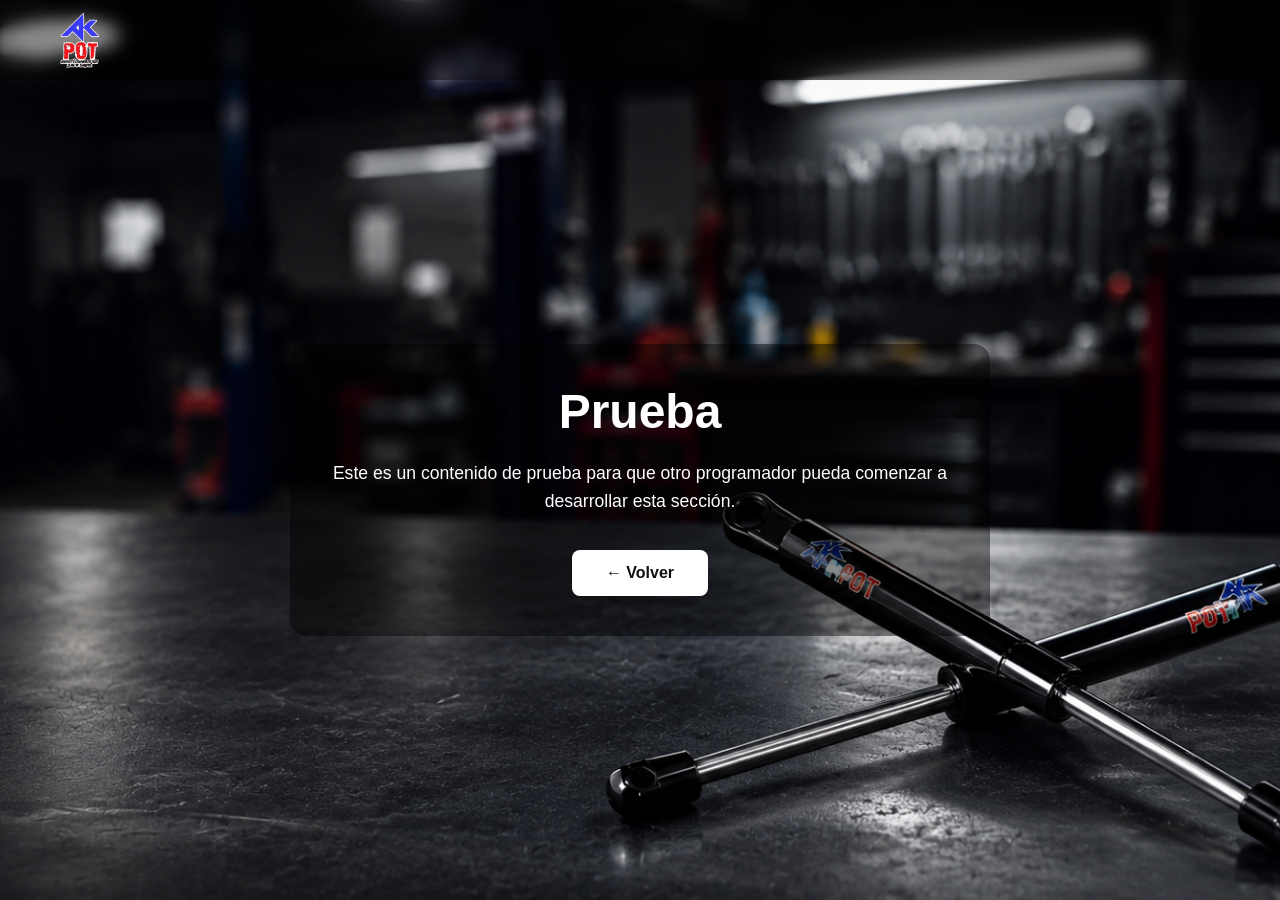
<file: seccion.html>
<!DOCTYPE html>
<html lang="es">
<head>
    <meta charset="UTF-8">
    <meta name="viewport" content="width=device-width, initial-scale=1.0">
    <title>Nico N3F</title>

    <style>
        *{
            margin:0;
            padding:0;
            box-sizing:border-box;
        }

        body{
            font-family: Arial, Helvetica, sans-serif;
            min-height:100vh;
            background-image: url("./img/fondo-seccion.png");
            background-size: cover;
            background-position: center;
            background-repeat: no-repeat;
            background-attachment: fixed;
            color:#fff;
        }

        /* NAVBAR */
        nav{
            width:100%;
            height:80px;
            display:flex;
            align-items:center;
            justify-content:space-between;
            padding:0 60px;
            background:rgba(0,0,0,.45);
            backdrop-filter: blur(8px);
        }

        .logo{
            height:55px;
            width:auto;
        }

        /* CONTENIDO */
        main{
            min-height:calc(100vh - 80px);
            display:flex;
            justify-content:center;
            align-items:center;
            text-align:center;
            padding:40px;
        }

        .contenido{
            max-width:700px;
            background:rgba(0,0,0,.45);
            padding:40px;
            border-radius:16px;
        }

        h1{
            font-size:3rem;
            margin-bottom:20px;
        }

        p{
            font-size:1.1rem;
            line-height:1.6;
            margin-bottom:35px;
        }

        .btn{
            display:inline-block;
            padding:14px 34px;
            background:#ffffff;
            color:#111;
            text-decoration:none;
            border-radius:8px;
            font-weight:bold;
            transition:.3s;
        }

        .btn:hover{
            transform:translateY(-3px);
            background:#ececec;
        }

        @media(max-width:768px){

            nav{
                padding:0 20px;
                height:70px;
            }

            .logo{
                height:45px;
            }

            h1{
                font-size:2.2rem;
            }

            .contenido{
                padding:30px 25px;
            }

        }
    </style>
</head>
<body>

    <nav>
        <img src="./img/akpot.logo.png" alt="AKPOT Logo" class="logo">
    </nav>

    <main>
        <div class="contenido">
            <h1>Prueba</h1>

            <p>
                Este es un contenido de prueba para que otro programador pueda
                comenzar a desarrollar esta sección.
            </p>

            <a href="./index.html" class="btn">← Volver</a>
        </div>
    </main>

</body>
</html>
</file>
<file: navidad/xmasc.css>
/* ===== AK-POT · Navidad "Noche de taller" (opción C) · html.xmasc =====
   Requiere en <head>: <link href="https://fonts.googleapis.com/css2?family=Fraunces:ital,opsz,wght@1,9..144,500;1,9..144,600&display=swap" rel="stylesheet"> */
/* 0 · Fondo navideño: reemplaza hero.jpg solo con la Navidad activa */
html.xmasc body:has(.hero){background-image:linear-gradient(90deg,rgba(5,5,7,.9) 0%,rgba(5,5,7,.72) 38%,rgba(5,5,7,.25) 100%),url("../img/hero-navidad.jpg")}
html.xmasc body:not(:has(.hero)){background-image:linear-gradient(180deg,rgba(4,5,6,.55) 0%,rgba(5,6,8,.8) 45%,rgba(4,5,6,.94) 100%),url("../img/hero-navidad.jpg")}
/* 0b · Encuadre: priorizar el lado derecho (rama con esferas) cuando la ventana es más angosta que 16:9 */
html.xmasc body:has(.hero),html.xmasc body:not(:has(.hero)){background-position:100% top}
@media (max-width:700px){html.xmasc body:has(.hero),html.xmasc body:not(:has(.hero)){background-position:75% top}}
.xc-led,.xc-bokeh,.xc-hello,.xc-foot{display:none}
html.xmasc{--xc-brass:#d9b45a;--xc-red:#ff4a55;--xc-amber:#ffb23e;--xc-green:#38c779;--xc-serif:'Fraunces',Georgia,serif}

/* 1 · Tira de testigos: se enciende de izquierda a derecha al cargar y luego respira */
html.xmasc .xc-led{display:block;position:fixed;top:0;left:0;right:0;height:14px;z-index:202;pointer-events:none;
  background:linear-gradient(#0000 6.5px,rgba(255,255,255,.16) 6.5px 7.5px,#0000 7.5px);animation:xc-in 1.8s cubic-bezier(.16,1,.3,1) both}
html.xmasc .xc-led::before,html.xmasc .xc-led::after,html.xmasc .xc-led i{content:'';position:absolute;inset:0;background-size:84px 14px;background-repeat:repeat-x;animation:xc-chase 3.6s ease-in-out infinite}
html.xmasc .xc-led::before{background-image:radial-gradient(circle at 14px 7px,var(--xc-red) 0 3.7px,#0000 4.5px),radial-gradient(circle at 14px 7px,rgba(255,74,85,.38),#0000 13px)}
html.xmasc .xc-led::after{animation-delay:-1.2s;background-image:radial-gradient(circle at 42px 7px,var(--xc-amber) 0 3.7px,#0000 4.5px),radial-gradient(circle at 42px 7px,rgba(255,178,62,.38),#0000 13px)}
html.xmasc .xc-led i{animation-delay:-2.4s;background-image:radial-gradient(circle at 70px 7px,var(--xc-green) 0 3.7px,#0000 4.5px),radial-gradient(circle at 70px 7px,rgba(56,199,121,.38),#0000 13px)}
@keyframes xc-in{from{clip-path:inset(0 100% 0 0)}to{clip-path:inset(0 0 0 0)}}
@keyframes xc-chase{0%,100%{opacity:.3}35%{opacity:1}}

/* 2 · Luces desenfocadas, como de una ruta de noche */
html.xmasc .xc-bokeh{display:block;position:fixed;inset:0;z-index:149;pointer-events:none;overflow:hidden;mix-blend-mode:screen}
html.xmasc .xc-bokeh span{position:absolute;border-radius:50%;filter:blur(9px);opacity:.15;animation:xc-drift var(--t) ease-in-out infinite alternate}
@keyframes xc-drift{to{transform:translate3d(var(--dx),var(--dy),0)}}

/* 3 · Mensajes de fiestas en serif cursiva */
html.xmasc .xc-hello{display:inline-block;margin-left:.9rem;vertical-align:middle;font:italic 500 1.2rem/1 var(--xc-serif);color:var(--xc-brass);letter-spacing:.01em}
html.xmasc .tag::before{background:var(--xc-amber)!important;box-shadow:0 0 0 3px rgba(255,178,62,.2),0 0 10px rgba(255,178,62,.5)!important}
html.xmasc .xc-foot{display:block;text-align:center;padding:1.2rem var(--gutter,1.5rem) 0;font:600 .85rem 'JetBrains Mono',monospace;letter-spacing:.1em;text-transform:uppercase;color:#fff}
html.xmasc .xc-foot b{color:var(--xc-brass)}
html.xmasc .footer{position:relative}
html.xmasc .footer::before{content:'';position:absolute;top:0;left:0;right:0;height:1px;background:linear-gradient(90deg,transparent,var(--xc-brass) 50%,transparent);opacity:.7}

/* 4 · El kit como regalo: etiqueta colgada en cada producto */
html.xmasc .ticket{position:relative}
html.xmasc .ticket::before{content:'';position:absolute;z-index:3;top:0;right:30px;width:2px;height:22px;background:var(--xc-red);transform:rotate(-8deg);transform-origin:top}
html.xmasc .ticket::after{content:'Para regalar';position:absolute;z-index:3;top:20px;right:8px;padding:.5em .9em .5em 1.7em;transform:rotate(6deg);transform-origin:top right;
  font:italic 600 .92rem/1 var(--xc-serif);color:#3b2a08;background:radial-gradient(circle at 12px 50%,#0b0c11 0 2.6px,#0000 3.2px),var(--xc-brass);
  clip-path:polygon(0 50%,13px 0,100% 0,100% 100%,13px 100%);box-shadow:0 6px 12px -4px rgba(0,0,0,.6)}
html.xmasc .ticket:hover::after{animation:xc-swing 1.2s ease-out}
@keyframes xc-swing{0%{transform:rotate(6deg)}25%{transform:rotate(-5deg)}55%{transform:rotate(9deg)}80%{transform:rotate(4deg)}100%{transform:rotate(6deg)}}

/* 6 · Nieve cinematográfica, solo en el Hero (ver nieve-hero.js) */
.xc-snow{display:none}
html.xmasc .xc-snow{display:block;position:absolute;inset:0;width:100%;height:100%;z-index:0;pointer-events:none}
html.xmasc .hero,html.xmasc .page-hero{position:relative}
html.xmasc .hero>*:not(.xc-snow),html.xmasc .page-hero>*:not(.xc-snow){position:relative;z-index:1}
/* 5 · Gorro de Papá Noel sobre el logo */
html.xmasc .header__logo{position:relative}
.xc-hat{display:none}
html.xmasc .xc-hat{display:block;position:absolute;left:-12px;top:-16px;width:44px;height:37px;transform:rotate(-14deg);background:url("data:image/svg+xml,%3Csvg%20xmlns%3D%22http%3A//www.w3.org/2000/svg%22%20viewBox%3D%220%200%2060%2050%22%3E%3Cpath%20d%3D%22M9%2040Q11%2012%2038%207Q50%205%2055%2015Q44%2017%2048%2040Z%22%20fill%3D%22%23d62f3a%22/%3E%3Crect%20x%3D%224%22%20y%3D%2236%22%20width%3D%2252%22%20height%3D%2211%22%20rx%3D%225.5%22%20fill%3D%22%23fff%22/%3E%3Ccircle%20cx%3D%2254%22%20cy%3D%2213%22%20r%3D%226%22%20fill%3D%22%23fff%22/%3E%3C/svg%3E") no-repeat center/contain;pointer-events:none}
@media (max-width:600px){html.xmasc .xc-hat{width:34px;height:29px;left:-8px;top:-12px}}
@media (max-width:600px){html.xmasc .xc-hello{display:block;margin:.5rem 0 0}html.xmasc .ticket::after{font-size:.8rem}}
@media (prefers-reduced-motion:reduce){html.xmasc .xc-led,html.xmasc .xc-led::before,html.xmasc .xc-led::after,html.xmasc .xc-led i,html.xmasc .xc-bokeh span,html.xmasc .ticket:hover::after{animation:none}
  html.xmasc .xc-led::before,html.xmasc .xc-led::after,html.xmasc .xc-led i{opacity:.8}}
</file>
